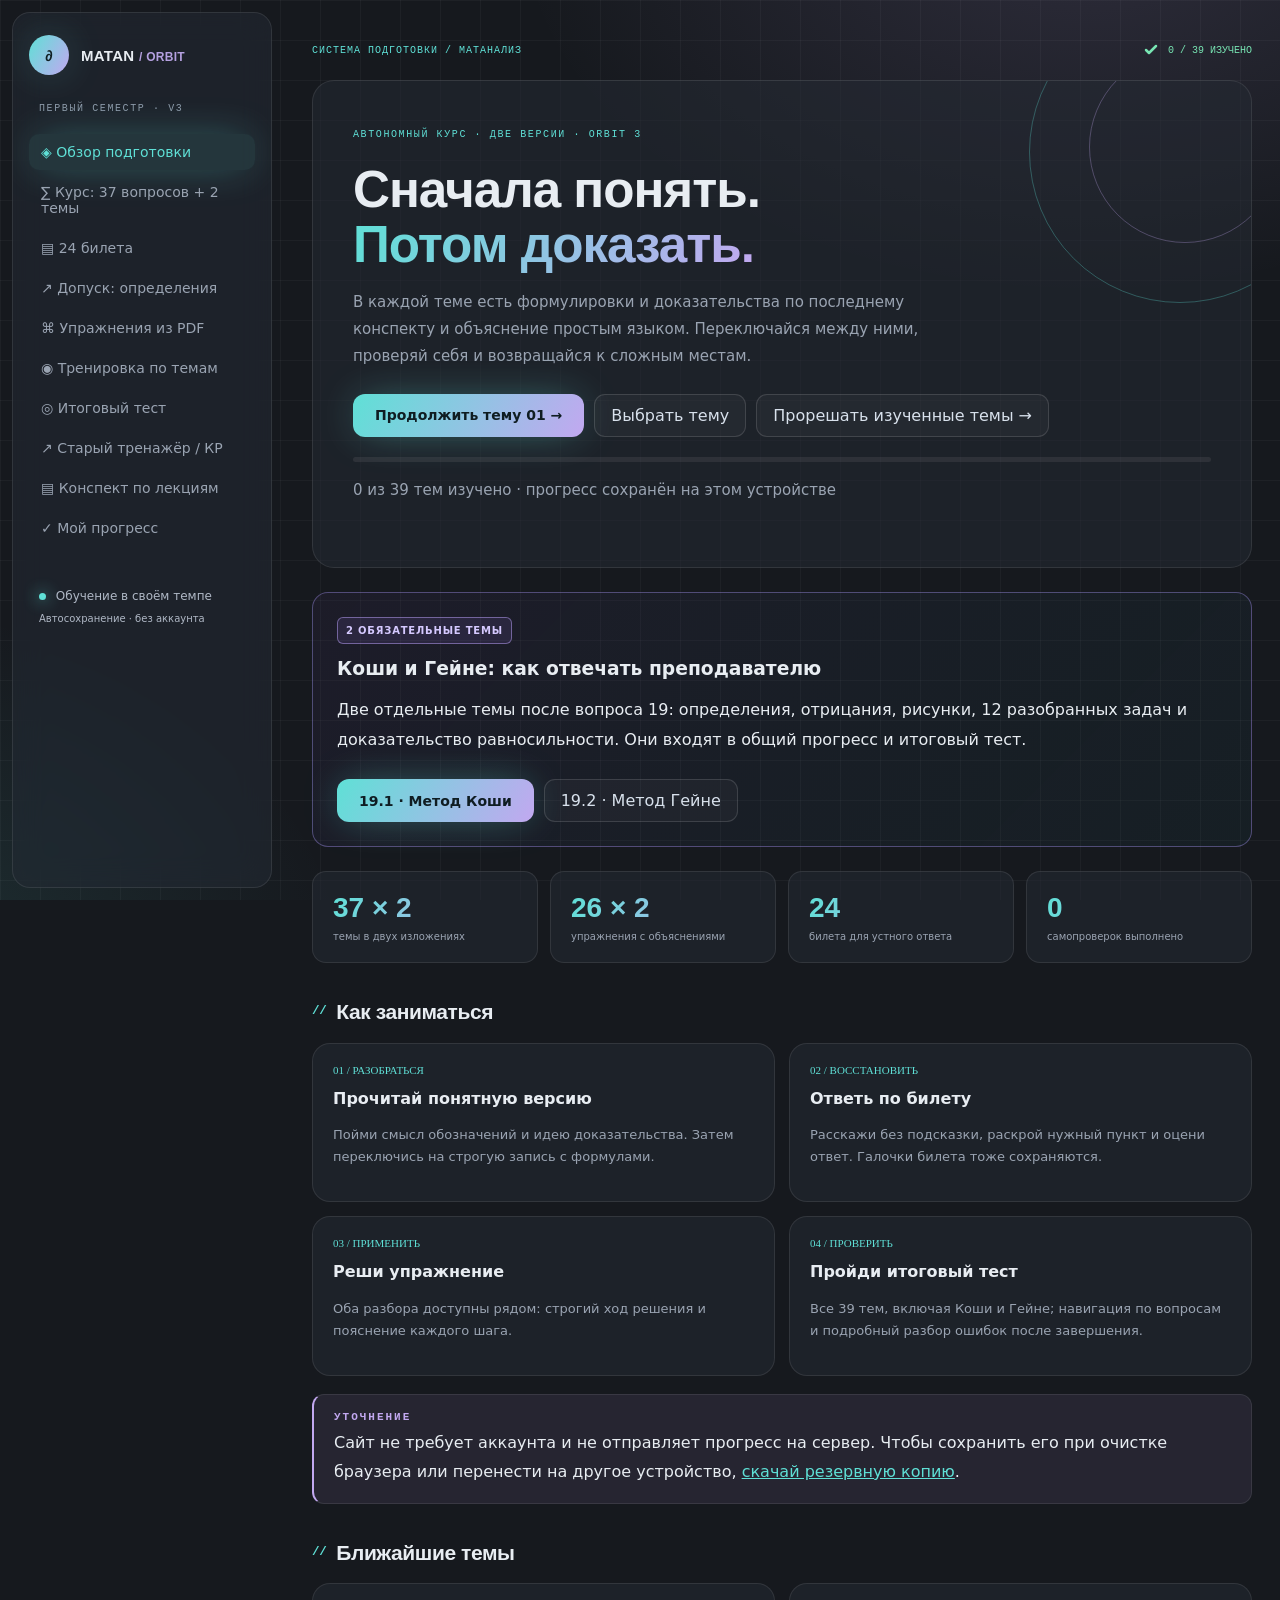
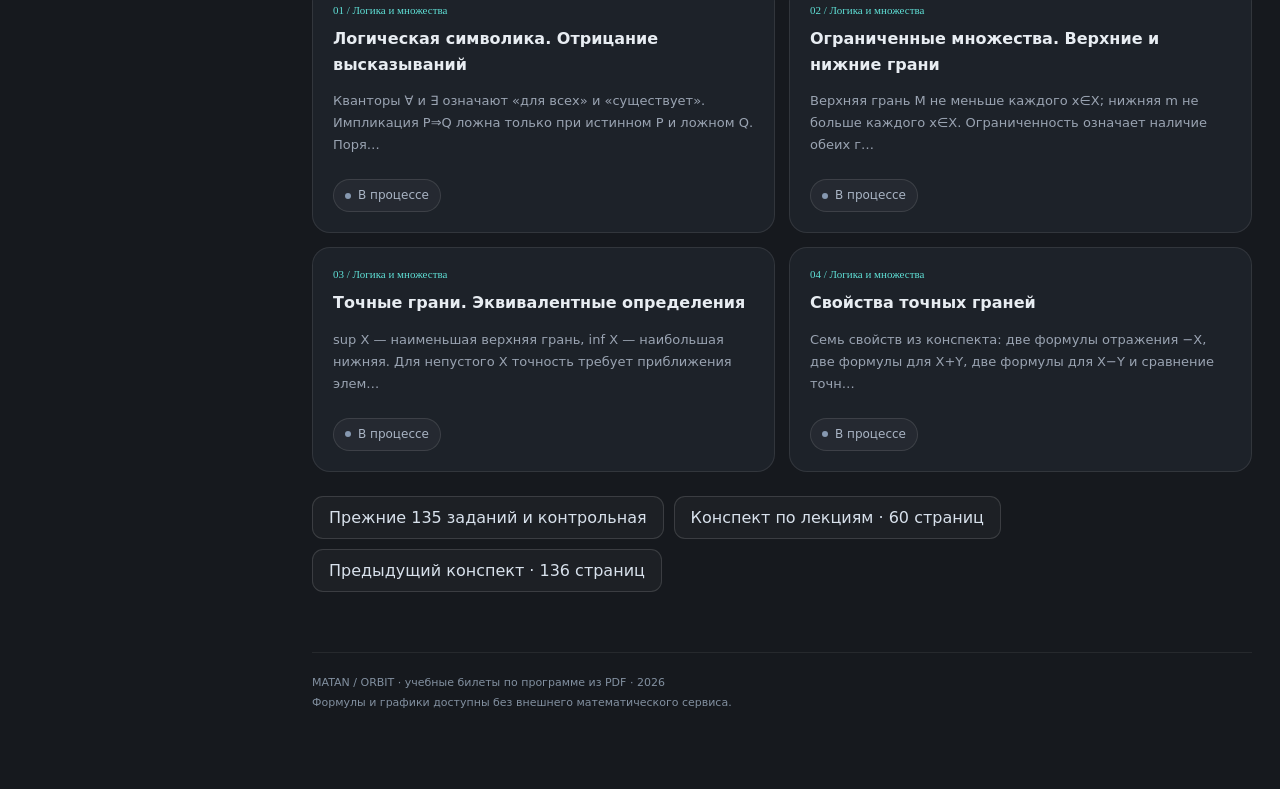
<file: index.html>
<!doctype html><html lang="ru"><head><meta charset="utf-8"><meta name="viewport" content="width=device-width,initial-scale=1"><meta name="theme-color" content="#16191e"><title>MATAN / ORBIT — коллоквиум</title><link rel="stylesheet" href="matan-theme.css?v=admission-20261103-r2"><link rel="stylesheet" href="orbit.css?v=admission-20261103-r2"><link rel="stylesheet" href="v3.css?v=admission-20261103-r2"><link rel="stylesheet" href="admission.css?v=admission-20261103-r2"><script>window.MathJax={tex:{inlineMath:[['\\(','\\)']],displayMath:[['\\[','\\]']]},svg:{fontCache:'local'},options:{enableMenu:false},startup:{typeset:false}};</script><script defer src="vendor/mathjax.js?v=admission-20261103-r2"></script><script defer src="course.js?v=admission-20261103-r2"></script><script defer src="exercises.js?v=admission-20261103-r2"></script><script defer src="dual-course.js?v=admission-20261103-r2"></script><script defer src="admission-content.js?v=admission-20261103-r2"></script><script defer src="pdf-reader.js?v=admission-20261103-r2"></script><script defer src="lecture-reader.js?v=admission-20261103-r2"></script><script defer src="lecture-audit.js?v=admission-20261103-r2"></script><script defer src="state.js?v=admission-20261103-r2"></script><script defer src="orbit.js?v=admission-20261103-r2"></script><script defer src="detailed-solutions.js?v=admission-20261103-r2"></script><script defer src="ticket-prompts.js?v=admission-20261103-r2"></script><script defer src="cauchy-heine.js?v=admission-20261103-r2"></script><script defer src="question-prompts.js?v=admission-20261103-r2"></script><script defer src="method-lessons.js?v=admission-20261103-r2"></script><script defer src="extra-practice.js?v=admission-20261103-r2"></script><script defer src="training-bank.js?v=admission-20261103-r2"></script><script defer src="training.js?v=admission-20261103-r2"></script><script defer src="topic-practice.js?v=admission-20261103-r2"></script><script defer src="sequential-exam.js?v=admission-20261103-r2"></script><script defer src="rich-math.js?v=admission-20261103-r2"></script><script defer src="answer-parser.js?v=admission-20261103-r2"></script><script defer src="written-answers.js?v=admission-20261103-r2"></script><script defer src="admission-course.js?v=admission-20261103-r2"></script><script defer src="admission-ui.js?v=admission-20261103-r2"></script><script defer src="app-v3.js?v=admission-20261103-r2"></script></head><body><a href="#main" class="skip">К содержанию</a><div class="app"><aside class="side"><a class="brand" href="#home"><span class="logo">∂</span><span>MATAN <small>/ ORBIT</small></span></a><div class="eyebrow">ПЕРВЫЙ СЕМЕСТР · V3</div><nav class="nav" aria-label="Основная навигация"><a href="#home">◈ Обзор подготовки</a><a href="#topics">∑ Курс: 37 вопросов + 2 темы</a><a href="#tickets">▤ 24 билета</a><a href="#admission/1">↗ Допуск: определения</a><a href="#exercises">⌘ Упражнения из PDF</a><a href="#training">◉ Тренировка по темам</a><a href="#test">◎ Итоговый тест</a><a href="legacy.html">↗ Старый тренажёр / КР</a><a href="#lecture/1">▤ Конспект по лекциям</a><a href="#settings">✓ Мой прогресс</a></nav><div class="side-bottom"><span class="live-dot"></span> Обучение в своём темпе<br><small>Автосохранение · без аккаунта</small></div></aside><main class="main" id="main" tabindex="-1"><div class="topline"><span>СИСТЕМА ПОДГОТОВКИ / МАТАНАЛИЗ</span><span id="globalProgress"></span></div><div id="view"></div><footer>MATAN / ORBIT · учебные билеты по программе из PDF · 2026<br>Формулы и графики доступны без внешнего математического сервиса.</footer></main></div><noscript>Для самопроверки и навигации включи JavaScript.</noscript><div id="toast" class="toast" role="status" aria-live="polite"></div><dialog id="importDialog"><h2>Восстановить прогресс?</h2><p id="importDialogText"></p><div class="actions"><button class="primary" onclick="confirmImport()">Восстановить</button><button class="secondary" onclick="document.getElementById('importDialog').close()">Отмена</button></div></dialog><dialog id="restartDialog"><h2>Начать тест заново?</h2><p>Ответы незавершённой попытки будут заменены новой попыткой. Отметки тем сохранятся.</p><div class="actions"><button class="primary" onclick="restartExamConfirmed()">Начать заново</button><button class="secondary" onclick="document.getElementById('restartDialog').close()">Продолжить текущую</button></div></dialog><dialog id="trainingReplaceDialog" oncancel="trainingCancelStart()"><h2>Начать новую тренировку?</h2><p id="trainingReplaceText"></p><div class="actions"><button class="primary" onclick="trainingConfirmStart()">Начать новую</button><button class="secondary" onclick="trainingCancelStart()">Продолжить текущую</button></div></dialog></body></html>
</file>
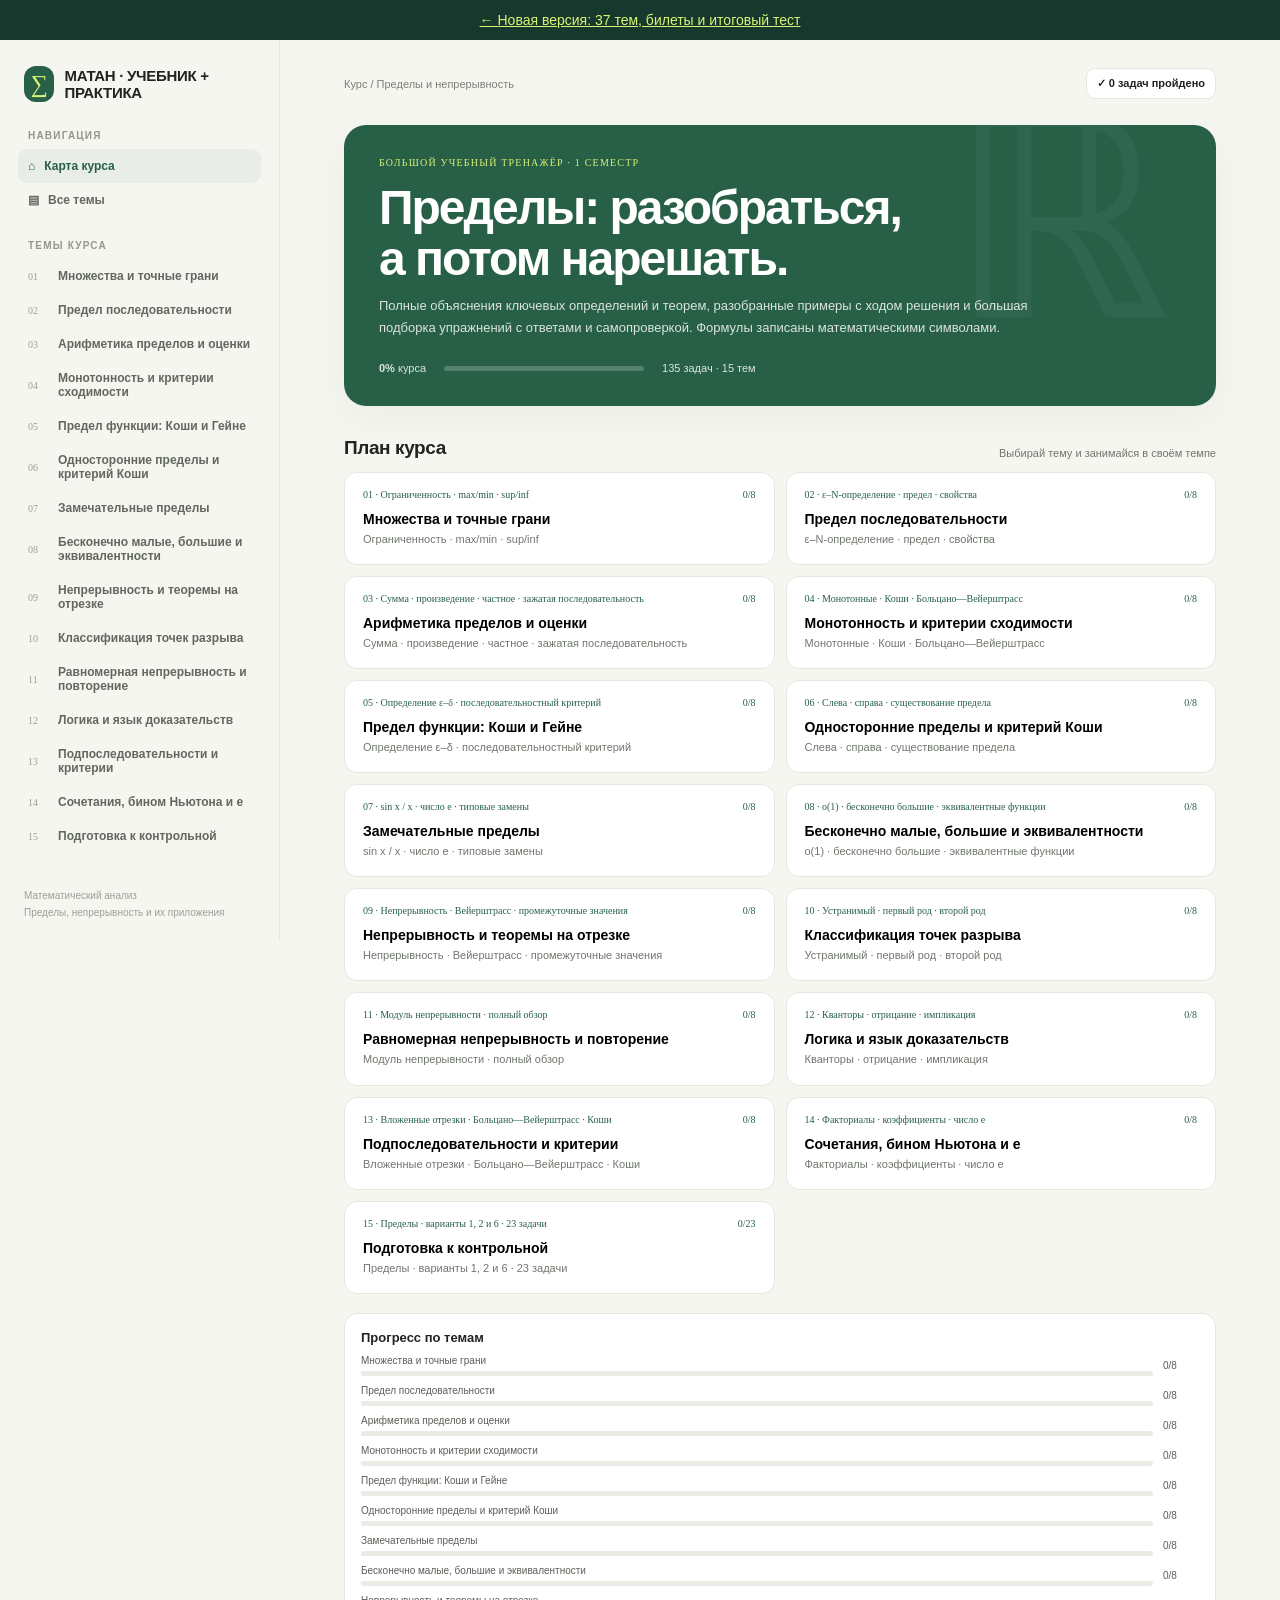
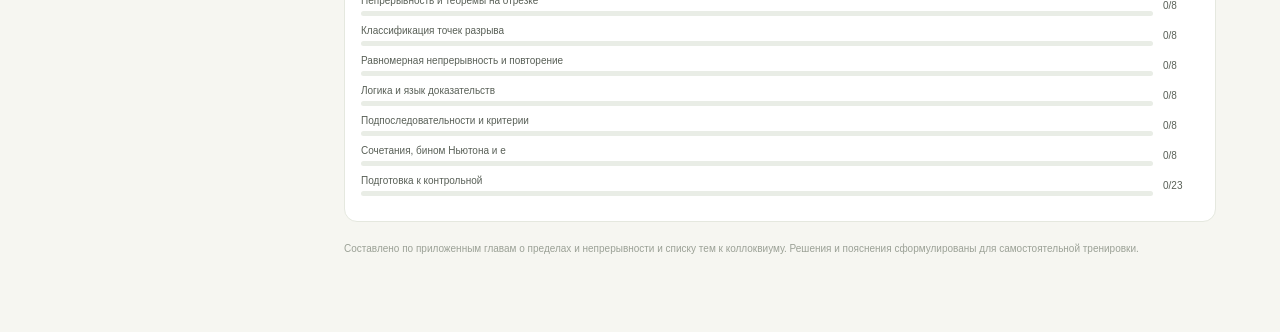
<file: legacy.html>
<!doctype html>
<html lang="ru">
<head>
<meta charset="utf-8"><meta name="viewport" content="width=device-width,initial-scale=1"><meta name="theme-color" content="#f6f6f1">
<title>Матанализ — большой тренажёр</title>
<style>

:root{--bg:#f6f6f1;--paper:#fff;--ink:#20231f;--muted:#70776e;--line:#e5e8df;--green:#275f47;--green2:#eaf2e9;--lime:#d9f377;--red:#9f4437;--shadow:0 12px 35px #20231f0b}*{box-sizing:border-box}body{margin:0;background:var(--bg);color:var(--ink);font-family:Manrope,Arial,sans-serif}button{font:inherit;cursor:pointer}.app{max-width:1480px;margin:auto;min-height:100vh;display:grid;grid-template-columns:280px 1fr}.side{position:sticky;top:0;height:100vh;overflow:auto;border-right:1px solid var(--line);padding:26px 18px}.brand{font-size:15px;font-weight:800;display:flex;align-items:center;gap:10px;margin:0 6px 28px;letter-spacing:-.3px}.logo{width:36px;height:36px;border-radius:12px;background:var(--green);color:var(--lime);display:grid;place-items:center;font:24px Georgia}.smallcap{color:#92988e;font-size:10px;font-weight:800;letter-spacing:1.2px;text-transform:uppercase;margin:23px 10px 8px}.nav{border:0;background:transparent;border-radius:9px;width:100%;display:flex;align-items:center;gap:9px;padding:10px;color:#62685f;text-align:left;font-size:12px;font-weight:700}.nav:hover,.nav.active{color:var(--green);background:#e8eee7}.nav em{font:10px 'DM Mono';color:#9ba196;font-style:normal;min-width:21px}.aside-foot{position:absolute;bottom:19px;left:24px;right:20px;color:#9ca198;font-size:10px;line-height:1.65}.main{padding:28px clamp(20px,5vw,75px) 65px;max-width:1250px;width:100%;margin:auto}.topline{display:flex;justify-content:space-between;align-items:center;margin-bottom:26px}.crumb{font-size:11px;color:#7a8077}.stat{background:#fff;border:1px solid var(--line);border-radius:9px;padding:8px 10px;font-size:11px;font-weight:750}.hero{border-radius:22px;background:var(--green);color:#fff;padding:32px 35px;position:relative;overflow:hidden;box-shadow:var(--shadow)}.hero:after{content:'ℝ';position:absolute;right:45px;top:-68px;font:280px 'STIX Two Text',Georgia;color:#ffffff0b}.overline{font:10px 'DM Mono';color:var(--lime);letter-spacing:1.2px;text-transform:uppercase}.hero h1{font-size:clamp(31px,4.3vw,48px);letter-spacing:-2px;line-height:1.07;margin:14px 0 10px;max-width:680px}.hero p{font-size:13px;line-height:1.75;color:#dbe5dc;max-width:670px;margin:0}.hero-bottom{margin-top:22px;display:flex;align-items:center;gap:18px;font-size:11px;color:#dbe5dc}.meter{width:200px;height:5px;background:#ffffff35;border-radius:9px;overflow:hidden}.meter i{display:block;height:100%;background:var(--lime);width:0;transition:.3s}.section-title{display:flex;align-items:end;justify-content:space-between;margin:31px 0 13px}.section-title h2{margin:0;font-size:19px;letter-spacing:-.4px}.section-title span{font-size:11px;color:var(--muted)}.grid{display:grid;grid-template-columns:repeat(2,minmax(0,1fr));gap:11px}.topic-card{padding:16px 18px;border-radius:13px;border:1px solid var(--line);background:white;text-align:left;transition:.16s}.topic-card:hover{transform:translateY(-2px);border-color:#aabbaa;box-shadow:var(--shadow)}.topic-card .top{display:flex;justify-content:space-between;color:var(--green);font:10px 'DM Mono'}.topic-card h3{font-size:14px;margin:11px 0 4px}.topic-card p{font-size:11px;color:var(--muted);margin:0;line-height:1.55}.book{display:none}.book.active{display:block}.back{border:0;background:transparent;color:var(--muted);font-size:11px;font-weight:800;padding:0;margin:0 0 20px}.book-head{display:flex;gap:14px;align-items:center;margin-bottom:20px}.topicicon{width:48px;height:48px;border-radius:14px;background:#e7efe6;color:var(--green);font:22px 'STIX Two Text';display:grid;place-items:center}.book-head h2{font-size:28px;letter-spacing:-1px;margin:0 0 4px}.book-head p{font-size:12px;color:var(--muted);margin:0}.tabs{display:flex;gap:7px;border-bottom:1px solid var(--line);margin-bottom:16px}.tab{border:0;background:transparent;color:var(--muted);font-size:11px;font-weight:800;padding:10px 13px;border-bottom:2px solid transparent}.tab.active{border-color:var(--green);color:var(--green)}.reading{background:#fff;border:1px solid var(--line);border-radius:14px;padding:clamp(18px,3vw,30px);box-shadow:0 3px 12px #20231f04}.reading h3{font-size:16px;margin:25px 0 8px}.reading h3:first-child{margin-top:0}.reading h4{font-size:13px;margin:18px 0 6px}.reading p,.reading li{font-size:12px;color:#4f564e;line-height:1.85}.reading ul,.reading ol{padding-left:21px}.math{font:italic 18px 'STIX Two Text',Georgia,serif;color:#15271c;text-align:center;background:#f5f6f1;border:1px solid #eceee7;border-radius:10px;padding:13px 12px;margin:13px 0;line-height:1.75;overflow:auto}.math.small{font-size:15px;text-align:left;padding:11px 14px}.step{border-left:2px solid #8aaa91;padding:8px 0 8px 13px;margin:8px 0;font-size:12px;line-height:1.7;color:#4d554c}.example{margin:16px 0;border:1px solid var(--line);border-radius:12px;padding:16px;background:#fff}.example-title{font-size:12px;font-weight:800;color:var(--green);margin-bottom:7px}.note{background:#edf4ec;color:#31523b;border-radius:9px;padding:12px 14px;font-size:11px;line-height:1.7;margin:14px 0}.warning{background:#fbf1e8;color:#795435;border-radius:9px;padding:12px 14px;font-size:11px;line-height:1.7;margin:14px 0}.task-panel{background:white;border:1px solid var(--line);border-radius:14px;padding:22px}.task-top{display:flex;justify-content:space-between;align-items:center}.task-top h3{margin:0;font-size:15px}.task-count{font:10px 'DM Mono';color:var(--muted)}.task-progress{height:4px;background:#edf0e9;border-radius:9px;margin:14px 0 18px;overflow:hidden}.task-progress i{display:block;background:#92ae97;width:0;height:100%;transition:.2s}.prompt{font-size:14px;line-height:1.7;margin:0 0 15px}.opts{display:grid;gap:8px}.opt{border:1px solid var(--line);border-radius:9px;background:#fff;text-align:left;padding:11px 13px;font-size:11px;color:#4f554e}.opt:hover{border-color:#93a994}.opt.good{background:#edf5ee;border-color:#6c9876;color:#295238}.opt.bad{background:#fff1ee;border-color:#d18c82;color:#99483f}.explain{display:none;border-radius:9px;padding:12px 14px;font-size:11px;line-height:1.75;margin-top:13px}.explain.show{display:block}.explain.ok{background:#edf5ee;color:#30573a}.explain.no{background:#fff2ef;color:#914a41}.task-bottom{display:flex;justify-content:space-between;align-items:center;margin-top:14px}.soft{border:0;background:transparent;color:#7a8077;font-size:10px}.primary{border:0;background:var(--green);color:#fff;font-size:11px;font-weight:800;padding:10px 14px;border-radius:8px}.primary:disabled{opacity:.35;cursor:default}.completion{margin-top:14px;border-radius:10px;background:#edf5ee;color:#30573a;padding:13px;font-size:12px;line-height:1.6;display:none}.completion.show{display:block}.course-progress{margin-top:19px;border:1px solid var(--line);background:#fff;border-radius:13px;padding:16px}.course-progress h3{margin:0 0 10px;font-size:13px}.prog-row{display:grid;grid-template-columns:1fr 36px;gap:10px;align-items:center;font-size:10px;color:#596057;margin:9px 0}.prog-row i{display:block;height:5px;background:#e9ede6;border-radius:9px;margin-top:5px}.prog-row i b{display:block;height:100%;background:#86a98c;border-radius:9px}.endnote{color:#9ba196;font-size:10px;margin-top:18px;line-height:1.7}
@media(max-width:820px){.app{grid-template-columns:220px 1fr}.aside-foot{position:static;margin:25px 5px}.side{padding:20px 12px}.main{padding:23px 22px 50px}}@media(max-width:620px){.app{display:block}.side{height:auto;position:relative;border:0;border-bottom:1px solid var(--line);display:flex;overflow-x:auto;align-items:center;padding:10px 12px;gap:4px}.brand{margin:0 9px 0 2px;white-space:nowrap;font-size:12px}.brand .logo{width:30px;height:30px}.smallcap,.aside-foot{display:none}.nav{width:auto;white-space:nowrap;font-size:10px;padding:8px}.nav em{display:none}.main{padding:18px 13px 40px}.hero{padding:23px}.hero:after{font-size:180px;right:-5px;top:-40px}.hero-bottom{flex-wrap:wrap}.meter{width:150px}.grid{grid-template-columns:1fr}.book-head h2{font-size:23px}.reading,.task-panel{padding:17px}.math{font-size:16px}.topline{margin-bottom:19px}}
.legacy-candidate{border:1px solid #66d8ce;border-radius:16px;padding:20px;margin:12px 0;font-size:1.15rem}.legacy-candidate small{display:block;opacity:.7;font-size:.8rem}.legacy-verdicts{display:flex;gap:12px;flex-wrap:wrap;margin:12px 0}.legacy-verdicts button:disabled{opacity:.45;cursor:default}.solution-step-role{display:block;padding:7px 10px;margin:6px 0;background:#263c43;color:#9ae4d8;border-radius:7px}</style><style>.hidden{display:none!important}.solution{border:1px solid #dfe8dd;background:#fbfcf9;border-radius:10px;margin-top:12px}.solution summary{cursor:pointer;list-style:none;padding:12px 14px;font-size:11px;font-weight:800;color:#315a3d}.solution summary::-webkit-details-marker{display:none}.solution summary:before{content:'＋';margin-right:8px;color:#66876b}.solution[open] summary:before{content:'−'}.solution-body{padding:0 14px 14px;font-size:11px;line-height:1.8;color:#4f584e}.solution-body ol{padding-left:20px;margin:2px 0}.solution-body li{padding:3px 0}.solution-answer{background:#eff5ed;border-radius:7px;padding:9px 11px;margin-top:8px;color:#2c5438}.math-frac{display:inline-flex;vertical-align:-.42em;flex-direction:column;text-align:center;line-height:1;white-space:nowrap;font-size:.88em;margin:0 .12em}.math-frac>span:first-child{padding:0 .14em .08em;border-bottom:1px solid currentColor}.math-frac>span:last-child{padding:.08em .14em 0}.math .math-frac{font-size:.94em}</style><style>.hint-disclosure{margin:18px 0;border:1px solid #7fe4dd66;border-radius:12px;padding:14px}.hint-disclosure summary{cursor:pointer;color:#a4ede5;font-weight:700}.hint-disclosure p{line-height:1.9}.hint-open{display:none}.hint-disclosure[open] .hint-open{display:inline}.hint-disclosure[open] .hint-closed{display:none}.retry-number{margin:12px 0}.retry-number[hidden]{display:none!important}.opts button:disabled{cursor:default;opacity:.75}.opts button.good:disabled,.opts button.bad:disabled{opacity:1}.solution-work li{line-height:1.9;margin:16px 0}</style><script>window.MathJax={tex:{inlineMath:[["\\(","\\)"]],displayMath:[["\\[","\\]"]]},svg:{fontCache:"local"},options:{enableMenu:false},startup:{typeset:false}};</script><script defer src="vendor/mathjax.js"></script><script defer src="course.js"></script><script defer src="rich-math.js"></script><script defer src="question-prompts.js?v=full-prompts-20261103"></script></head>
<body><div style="background:#17382c;color:#fff;padding:12px;text-align:center;font:14px Arial"><a href="index.html" style="color:#d9f377">← Новая версия: 37 тем, билеты и итоговый тест</a></div><div class="app"><aside class="side"><div class="brand"><span class="logo">∑</span>МАТАН · УЧЕБНИК + ПРАКТИКА</div><div class="smallcap">Навигация</div><button class="nav active" onclick="home()">⌂ <span>Карта курса</span></button><button class="nav" onclick="scrollToTopics()">▤ <span>Все темы</span></button><div class="smallcap">Темы курса</div><div id="side"></div><div class="aside-foot">Математический анализ<br>Пределы, непрерывность и их приложения</div></aside>
<main class="main"><div class="topline"><div class="crumb" id="crumb">Курс / Пределы и непрерывность</div><div class="stat">✓ <span id="totalDone">0</span> задач пройдено</div></div>
<section id="homeview"><header class="hero"><div class="overline">Большой учебный тренажёр · 1 семестр</div><h1>Пределы: разобраться,<br>а потом нарешать.</h1><p>Полные объяснения ключевых определений и теорем, разобранные примеры с ходом решения и большая подборка упражнений с ответами и самопроверкой. Формулы записаны математическими символами.</p><div class="hero-bottom"><span><b id="percent">0%</b> курса</span><div class="meter"><i id="meter"></i></div><span id="totaltasks">80 задач · 10 тем</span></div></header><div class="section-title" id="topics"><h2>План курса</h2><span>Выбирай тему и занимайся в своём темпе</span></div><div class="grid" id="cards"></div><div class="course-progress"><h3>Прогресс по темам</h3><div id="progressRows"></div></div><p class="endnote">Составлено по приложенным главам о пределах и непрерывности и списку тем к коллоквиуму. Решения и пояснения сформулированы для самостоятельной тренировки.</p></section>
<section id="book" class="book"><button class="back" onclick="home()">← К карте курса</button><div class="book-head"><div class="topicicon" id="icon">∑</div><div><h2 id="title"></h2><p id="subtitle"></p></div></div><div class="tabs"><button class="tab active" id="theoryTab" onclick="setTab('theory')">Разбор темы</button><button class="tab" id="practiceTab" onclick="setTab('practice')">Задачи и проверка</button></div><div id="theory"></div><div id="practice" class="hidden"><div class="task-panel"><div class="task-top"><h3>Реши самостоятельно</h3><span class="task-count" id="taskcount"></span></div><div class="task-progress"><i id="taskmeter"></i></div><div class="prompt" id="prompt"></div><div class="opts" id="opts"></div><div class="explain" id="explain"></div><button class="soft retry-number" id="retryNumber" onclick="retryNumber()" hidden>↻ Перерешать этот номер</button><details class="hint-disclosure" id="legacyHint"><summary><span class="hint-closed">Показать подсказку</span><span class="hint-open">Свернуть подсказку</span></summary><p id="legacyHintBody"></p></details><details class="solution" id="solution"><summary>Показать пошаговый разбор этой задачи</summary><div class="solution-body" id="solutionBody"></div></details><div class="completion" id="completion"></div><div class="task-bottom"><button class="soft" onclick="restartTopic()">↺ Начать тему заново</button><button class="primary" id="next" onclick="advance()" disabled>Следующая задача →</button></div></div><div class="note">Сначала попробуй решить на бумаге. Оцени три ответа по очереди кнопками «Правильно» и «Нет». Подсказку и разбор можно раскрыть отдельно. Всего в этой теме <b id="countlabel"></b> задач.</div></div><p class="endnote">Прогресс сохраняется локально в браузере и не передаётся на сервер.</p></section></main></div>
<script>
const topics=[
{id:'sets',icon:'sup',name:'Множества и точные грани',short:'Ограниченность · max/min · sup/inf',theory:`<div class="reading"><h3>1. Ограниченность множества</h3><p>Пусть X ⊂ ℝ. Число A называется <b>верхней гранью</b> X, если каждый элемент множества не превосходит A. Число B — <b>нижняя грань</b>, если B не превосходит ни одного элемента X.</p><div class="math">∀x∈X: x≤A &nbsp; (A — верхняя грань); &nbsp;&nbsp; ∀x∈X: B≤x &nbsp; (B — нижняя грань).</div><p>Множество ограничено сверху и снизу, если у него есть обе такие грани. Эквивалентно: существует C&gt;0, для которого |x|≤C при всех x∈X.</p><h3>2. Максимум — элемент, супремум — точная грань</h3><p>Наибольший элемент max X должен сам принадлежать X. <b>Супремум</b> sup X — наименьшая из верхних граней; он может не входить в X. Нижняя пара понятий — min X и inf X.</p><div class="math">max X∈X; &nbsp; x≤max X для всех x∈X.<br>sup X = min{A∈ℝ : ∀x∈X, x≤A}.</div><p>Проверка M=sup X состоит из двух частей: (i) x≤M для всех x∈X; (ii) для любого ε&gt;0 найдётся x∈X такое, что M−ε&lt;x. Вторая часть означает, что меньшая граница уже не сработает.</p><div class="example"><div class="example-title">Разобранный пример 1 · открытый интервал</div><div class="math small">X=(2,5). &nbsp; sup X=5, inf X=2.<br>max X и min X не существуют.</div><div class="step"><b>Шаг 1.</b> Любой x∈(2,5) удовлетворяет x&lt;5 и x&gt;2, поэтому 5 — верхняя, а 2 — нижняя грань.</div><div class="step"><b>Шаг 2.</b> Для ε&gt;0 можно взять x=5−min(ε/2,1), и тогда x∈X и 5−ε&lt;x. Значит, 5 — наименьшая верхняя грань. Аналогично для 2.</div><div class="step"><b>Шаг 3.</b> Концы не принадлежат X, поэтому максимум и минимум отсутствуют.</div></div><div class="example"><div class="example-title">Разобранный пример 2 · супремум не всегда достигается</div><div class="math small">X={1−1/n : n∈ℕ, n≥1}. &nbsp; sup X=1; min X=0; максимума нет.</div><div class="step">При n=1 получаем 0. Для всех n величина 1−1/n&lt;1, так что 1 — верхняя грань, но не максимум. При любом ε&gt;0 выберем n&gt;1/ε: тогда 1−ε&lt;1−1/n&lt;1. Следовательно, sup X=1.</div></div><h3>3. Теорема о существовании супремума</h3><p>Аксиома полноты ℝ: всякое непустое множество вещественных чисел, ограниченное сверху, имеет точную верхнюю грань. Для inf X применяется та же теорема к −X: inf X=−sup(−X).</p><div class="note">Типичная ловушка: из того, что M — верхняя грань, ещё не следует M=sup X. Нужно доказать, что M — наименьшая такая граница (или показать элементы сколь угодно близко к M снизу).</div><h3>4. Как действовать в задачах</h3><ol><li>Определи область значений и проверь, включены ли концы.</li><li>Найди кандидаты на max/min или sup/inf.</li><li>Для максимума покажи и верхнюю оценку, и достижение равенства.</li><li>Для супремума покажи верхнюю оценку и приближение элементов множества к ней.</li></ol></div>`,examples:'',qs:[
['Для X=(−3,4] выбери точные грани и экстремумы.',['sup X=4, max X=4; inf X=−3, минимума нет','sup X=4, максимума нет; inf X=−3, min X=−3','max X=4 и min X=−3'],0,'Число 4 входит в X, поэтому это максимум и супремум. Число −3 не входит, значит это инфимум, но минимума нет.'],
['Найди sup и max множества X={2−1/n : n∈ℕ, n≥1}.',['sup X=2, max X=1','sup X=2, максимума нет','sup X=1, max X=1'],1,'При n=1 значение равно 1; дальнейшие члены возрастают к 2, но ни один не равен 2.'],
['Для X={x∈ℝ : x²<9} верно:',['max X=3','sup X=3, max X не существует','sup X=9'],1,'Это открытый интервал (−3,3). Число 3 — наименьшая верхняя грань, но не принадлежит множеству.'],
['Множество [1,+∞) является…',['ограниченным сверху и снизу','ограниченным снизу, неограниченным сверху','ограниченным сверху, неограниченным снизу'],1,'1 — нижняя грань и минимум; сверху множество не ограничено.'],
['Пусть X=(0,1). Какое утверждение доказывает sup X=1?',['1∈X','x≤1 для всех x∈X, и для каждого ε>0 есть x∈X с 1−ε<x','каждый x∈X строго меньше 1'],1,'Нужно совместить свойство верхней грани с произвольным приближением снизу.'],
['Найди inf X для X={1/n : n∈ℕ}.',['0, и минимума нет','1, это минимум','−1'],0,'Все элементы положительны, значит 0 — нижняя грань. Члены стремятся к 0, но 0 не входит в X.'],
['Для X={−2,0,5} выбери верное.',['sup X=5 и max X=5','sup X=5, max не существует','sup X=0'],0,'Конечное множество содержит наибольший элемент 5; он одновременно max и sup.'],
['Если A — верхняя грань X, то…',['любое A′>A тоже верхняя грань','любое A′<A верхняя грань','A обязательно принадлежит X'],0,'Увеличение верхней грани сохраняет оценку x≤A′.']
]},
{id:'seq',icon:'xₙ',name:'Предел последовательности',short:'ε–N-определение · предел · свойства',theory:`<div class="reading"><h3>1. Определение предела</h3><p>Число a является пределом {xₙ}, если члены последовательности, начиная с некоторого номера, попадают в любую заранее выбранную окрестность точки a. Первые несколько членов можно отбросить — на сходимость они не влияют.</p><div class="math">∀ε&gt;0 ∃N∈ℕ ∀n&gt;N: |xₙ−a|&lt;ε.<br>Обозначение: lim<sub>n→∞</sub>xₙ=a.</div><p>Предельная точка последовательности в конспекте определяется через бесконечно много членов в любой окрестности: для любых ε&gt;0 и n₀ найдётся n&gt;n₀ с |xₙ−a|&lt;ε. Предел — более сильное требование: все достаточно поздние члены должны быть близки к a.</p><h3>2. Как подобрать N</h3><p>В доказательстве обычно нужно решить неравенство |xₙ−a|&lt;ε относительно n. Полученная оценка даёт достаточный N(ε), чаще всего берут целое число больше правой части.</p><div class="example"><div class="example-title">Разобранный пример 1 · доказать 1/n→0</div><div class="math small">Нужно: |1/n−0|=1/n&lt;ε.<br>Это верно при n&gt;1/ε. Выберем N=[1/ε]+1.</div><div class="step">При n&gt;N имеем n&gt;1/ε, значит 1/n&lt;ε. По определению lim 1/n=0.</div></div><div class="example"><div class="example-title">Разобранный пример 2 · доказать 1/(n+2)→0</div><div class="step">Пусть ε&gt;0. Выберем N&gt;1/ε. Если n&gt;N, то n+2&gt;n&gt;N&gt;1/ε, поэтому 0&lt;1/(n+2)&lt;ε. Предел равен 0.</div></div><h3>3. Единственность и ограниченность</h3><p>У сходящейся последовательности предел единственен: если бы были разные пределы a≠b, можно взять ε меньше половины расстояния |a−b|; достаточно поздний член должен был бы одновременно лежать в непересекающихся окрестностях.</p><p>Всякая сходящаяся последовательность ограничена. Поздние члены близки к пределу, а оставшихся ранних членов конечное число; вместе они образуют ограниченное множество.</p><h3>4. Частые отрицательные примеры</h3><div class="math">xₙ=(−1)ⁿ: предел не существует; предельные точки −1 и 1.<br>xₙ=n: xₙ→+∞, но конечного предела нет.</div><div class="note">Не путай «бесконечно много членов попадает в окрестность» (предельная точка) и «все члены после номера N попадают в окрестность» (предел последовательности).</div></div>`,qs:[
['Что значит lim xₙ=a?',['∀ε>0 ∃N: при всех n>N выполняется |xₙ−a|<ε','∃ε>0 ∀n: |xₙ−a|<ε','xₙ=a для всех n'],0,'Это точная запись ε–N-определения сходимости.'],
['Найди limₙ→∞ (3n+1)/(n+2).',['0','1','3'],2,'Делим числитель и знаменатель на n: (3+1/n)/(1+2/n)→3.'],
['Какой N достаточно выбрать в доказательстве 1/n→0 для ε=0,01?',['N=10','N=100','N=1'],1,'Нужно n>1/ε=100. Возьмём N=100: при n>N имеем 1/n<0,01.'],
['Последовательность (−1)ⁿ…',['сходится к 0','сходится к 1','не имеет предела; имеет две предельные точки'],2,'Чётная подпоследовательность равна 1, нечётная −1; пределы различны.'],
['Если xₙ→a, то последовательность…',['обязательно ограничена','обязательно монотонна','обязательно положительна'],0,'Сходимость гарантирует ограниченность, но не монотонность и не положительность.'],
['Последовательность 5+1/n имеет предел…',['0','1','5'],2,'5+1/n→5+0=5.'],
['У какой последовательности предел 0?',['n/(n+1)','1/√n','(−1)ⁿ'],1,'1/√n стремится к нулю. Первое отношение стремится к 1, третья последовательность колеблется.'],
['Если у последовательности есть два разных предела a≠b, то…',['это возможно','это невозможно: предел единственен','оба предела равны 0'],1,'Предел сходящейся последовательности единственен.']
]},
{id:'seqops',icon:'lim',name:'Арифметика пределов и оценки',short:'Сумма · произведение · частное · зажатая последовательность',theory:`<div class="reading"><h3>1. Правила действий с пределами</h3><p>Если xₙ→a и yₙ→b, пределы можно складывать, умножать и (при ненулевом пределе знаменателя) делить.</p><div class="math">lim(xₙ±yₙ)=a±b; &nbsp; lim(kxₙ)=ka;<br>lim(xₙyₙ)=ab; &nbsp; lim(xₙ/yₙ)=a/b, если b≠0.</div><p>Полиномы непрерывны: для последовательности xₙ→a имеем P(xₙ)→P(a). Для дробно-рационального выражения подстановка допустима, если знаменатель в пределе не обращается в 0.</p><h3>2. Переход к пределу в неравенствах</h3><p>Если xₙ≤yₙ при всех достаточно больших n и xₙ→a, yₙ→b, то a≤b. Из строгого неравенства членов не всегда следует строгое неравенство пределов: 1−1/n&lt;1, но оба предела равны 1.</p><h3>3. Теорема о зажатой последовательности</h3><div class="math">xₙ≤zₙ≤yₙ, &nbsp; xₙ→a, &nbsp; yₙ→a<br>⇒ zₙ→a.</div><div class="example"><div class="example-title">Разобранный пример 1 · дробь одного порядка</div><div class="math small">lim<sub>n→∞</sub>(5n²−n+2)/(2n²+3)=5/2.</div><div class="step">Разделим числитель и знаменатель на n². Получаем (5−1/n+2/n²)/(2+3/n²). Все члены с 1/n стремятся к 0, знаменатель стремится к 2≠0. Ответ 5/2.</div></div><div class="example"><div class="example-title">Разобранный пример 2 · зажатая дробь</div><div class="math small">−1/n ≤ sin n/n ≤ 1/n, &nbsp; потому что |sin n|≤1.</div><div class="step">Обе границы стремятся к 0, поэтому по теореме о зажатой последовательности sin(n)/n→0.</div></div><h3>4. Вычисление предела многочлена</h3><div class="math">lim<sub>n→∞</sub>((2n+1)²/n²)=lim(4+4/n+1/n²)=4.</div><div class="warning">Нельзя «сократить n» в сумме как отдельный множитель. Сначала выдели ведущую степень или примени правила пределов к слагаемым.</div></div>`,qs:[
['Если xₙ→2 и yₙ→−5, чему равен lim(xₙ+yₙ)?',['−3','7','−10'],0,'Правило суммы: 2+(−5)=−3.'],
['Вычисли lim (4n²+3)/(2n²−n).',['2','4','0'],0,'Делим числитель и знаменатель на n²: (4+3/n²)/(2−1/n)→4/2=2.'],
['Если xₙ→3, то lim (xₙ²−1)=…',['2','8','9'],1,'По непрерывности многочлена: 3²−1=8.'],
['Вычисли lim (n+1)/(3n−2).',['3','1/3','0'],1,'Делим на n: (1+1/n)/(3−2/n)→1/3.'],
['Если xₙ≤zₙ≤yₙ и обе границы стремятся к 4, то…',['zₙ→4','zₙ→0','о zₙ ничего нельзя сказать'],0,'Это теорема о зажатой последовательности.'],
['Если aₙ<bₙ для всех n и aₙ→2, bₙ→2, то…',['2<2 в пределе','пределы равны 2','предел bₙ не существует'],1,'Строгое неравенство может стать нестрогим при переходе к пределу.'],
['lim (1/n + 1/n²)=…',['1','0','не существует'],1,'Каждое слагаемое стремится к 0; предел суммы 0.'],
['Когда правило частного гарантированно применимо?',['Предел знаменателя равен 0','Предел знаменателя отличен от 0','Числитель и знаменатель неограничены'],1,'Нужно, чтобы предельный знаменатель b был ненулевым.']
]},
{id:'monotone',icon:'↗',name:'Монотонность и критерии сходимости',short:'Монотонные · Коши · Больцано—Вейерштрасс',theory:`<div class="reading"><h3>1. Монотонность</h3><p>{xₙ} называется неубывающей, если xₙ₊₁≥xₙ для всех n; невозрастающей — если xₙ₊₁≤xₙ. Строгие знаки дают возрастающую/убывающую последовательность. В любом случае она монотонна.</p><div class="math">Неубывающая + ограниченная сверху ⇒ сходится к sup{xₙ}.<br>Невозрастающая + ограниченная снизу ⇒ сходится к inf{xₙ}.</div><p>Ограниченность нужна именно с нужной стороны. Например, n возрастает, но не ограничена сверху и стремится к +∞; 1/n убывает и ограничена снизу нулём.</p><div class="example"><div class="example-title">Разобранный пример · xₙ=1−1/n</div><div class="step">Разность xₙ₊₁−xₙ=1/n−1/(n+1)=1/[n(n+1)]&gt;0, значит последовательность возрастает. Кроме того, xₙ&lt;1, значит ограничена сверху. Теорема гарантирует сходимость, а найденная точная верхняя грань даёт предел 1.</div></div><h3>2. Критерий Коши</h3><p>Последовательность сходится в ℝ тогда и только тогда, когда её члены становятся сколь угодно близкими друг к другу, независимо от того, знаем ли мы будущий предел.</p><div class="math">∀ε&gt;0 ∃N ∀m,n&gt;N: |xₙ−xₘ|&lt;ε.</div><h3>3. Теорема Больцано—Вейерштрасса</h3><p>Из всякой ограниченной последовательности вещественных чисел можно выделить сходящуюся подпоследовательность. Это не значит, что сама последовательность обязана сходиться: { (−1)ⁿ } ограничена, а её чётная и нечётная подпоследовательности сходятся к разным числам.</p><h3>4. Как исследовать рекуррентную последовательность</h3><ol><li>Докажи, что члены остаются в нужном промежутке (индукция).</li><li>Сравни xₙ₊₁ и xₙ для монотонности.</li><li>Примени теорему о монотонной ограниченной последовательности.</li><li>Если предел L существует, перейди к пределу в рекуррентной формуле и реши уравнение.</li><li>Проверь, что выбранный корень совместим с доказанным диапазоном членов.</li></ol><div class="warning">Подстановка «L=…» сама по себе не доказывает существование предела. Сначала нужна монотонность и ограниченность или другой критерий сходимости.</div></div>`,qs:[
['Какая теорема гарантирует сходимость?',['Неубывающая и ограниченная сверху','Любая возрастающая','Ограниченная снизу и неубывающая'],0,'Нужны оба условия: монотонный рост и верхняя ограниченность.'],
['Последовательность xₙ=−n…',['убывает и ограничена снизу','убывает, не ограничена снизу','возрастает'],1,'Члены становятся всё меньше, поэтому снизу не ограничены.'],
['Критерий Коши сравнивает…',['члены с предполагаемым пределом','два произвольных достаточно поздних члена','первый и последний член'],1,'В |xₙ−xₘ| оба индекса должны быть достаточно большими.'],
['Что утверждает теорема Больцано—Вейерштрасса?',['Любая ограниченная последовательность сходится','Из ограниченной можно выделить сходящуюся подпоследовательность','Любая последовательность монотонна'],1,'Исходная последовательность может не сходиться, но подпоследовательность есть.'],
['xₙ=1−1/n при n≥1…',['убывает к 0','возрастает к 1','возрастает к 0'],1,'Разность xₙ₊₁−xₙ=1/[n(n+1)]>0, сверху ограничена числом 1.'],
['Если последовательность неубывает и sup её членов равен 6, то предел…',['0','6','не существует'],1,'По теореме о монотонной ограниченной последовательности предел равен супремуму.'],
['Может ли ограниченная последовательность не иметь предела?',['нет','да, например (−1)ⁿ','нет, если она содержит 0'],1,'Ограниченность даёт сходящуюся подпоследовательность, не обязательно сходимость исходной.'],
['Что обязательно нужно сделать до подстановки предела в рекуррентное равенство?',['доказать существование предела','предположить предел равен 0','проверить только первый член'],0,'Без доказанной сходимости переход к пределу в рекуррентном равенстве необоснован.']
]},
{id:'functionlim',icon:'f(x)',name:'Предел функции: Коши и Гейне',short:'Определение ε–δ · последовательностный критерий',theory:`<div class="reading"><h3>1. Определение Коши</h3><p>Число A — предел f(x) при x→x₀, если значения функции можно сделать ближе к A, заставив x отличаться от x₀ достаточно мало, но не полагая x=x₀.</p><div class="math">∀ε&gt;0 ∃δ&gt;0 ∀x:<br>0&lt;|x−x₀|&lt;δ ⇒ |f(x)−A|&lt;ε.<br>Обозначение: lim<sub>x→x₀</sub>f(x)=A.</div><p>Условие 0&lt;|x−x₀| означает проколотую окрестность. Поэтому значение f(x₀) может быть любым или функция может быть не определена в x₀ — это не меняет предел.</p><h3>2. Определение Гейне</h3><p>Предел равен A тогда и только тогда, когда для любой последовательности {xₙ}, сходящейся к x₀ и не равной x₀, последовательность {f(xₙ)} сходится к A.</p><div class="math">xₙ→x₀, xₙ≠x₀ ⇒ f(xₙ)→A.</div><p>Чтобы доказать отсутствие предела, достаточно найти две последовательности xₙ→x₀, для которых значения f(xₙ) имеют разные пределы.</p><div class="example"><div class="example-title">Разобранный пример 1 · предел не зависит от значения в точке</div><div class="math small">f(x)=(x²−1)/(x−1), x≠1. Найти lim<sub>x→1</sub>f(x).</div><div class="step">При x≠1 раскладываем: x²−1=(x−1)(x+1), затем сокращаем x−1. Получаем f(x)=x+1 в проколотой окрестности. Предел равен 2 — независимо от f(1).</div></div><div class="example"><div class="example-title">Разобранный пример 2 · контрпример по Гейне</div><div class="math small">f(x)=x/|x| при x≠0.</div><div class="step">Возьмём xₙ=1/n→0: f(xₙ)=1. Возьмём yₙ=−1/n→0: f(yₙ)=−1. Разные предельные значения — значит, двустороннего предела в 0 нет.</div></div><h3>3. Эпсилон—дельта: как выбирать δ</h3><p>Начни с выражения |f(x)−A| и оцени его через |x−x₀|. Если появилось лишнее множительное выражение (например, |x+x₀|), сначала ограничь x близостью к x₀, а затем выбери δ.</p><div class="example"><div class="example-title">Эскиз доказательства lim x²=4 при x→2</div><div class="math small">|x²−4|=|x−2||x+2|.</div><div class="step">Сначала потребуем |x−2|&lt;1, тогда 1&lt;x&lt;3 и |x+2|&lt;5. Для заданного ε достаточно взять δ=min(1, ε/5). Тогда 0&lt;|x−2|&lt;δ влечёт |x²−4|&lt;5δ≤ε.</div></div><h3>4. Арифметика пределов функций</h3><p>Для функций действуют правила суммы, произведения и частного, аналогичные правилам для последовательностей. Также верен критерий Коши: конечный предел существует тогда и только тогда, когда значения f(x₁) и f(x₂) близки между собой для всех x₁,x₂, достаточно близких к x₀.</p><div class="math">∀ε&gt;0 ∃δ&gt;0: 0&lt;|x₁−x₀|,|x₂−x₀|&lt;δ<br>⇒ |f(x₁)−f(x₂)|&lt;ε.</div></div>`,qs:[
['В определении предела f при x→x₀ почему исключено x=x₀?',['значение функции в самой точке не влияет на предел','функция обязана быть отрицательной','предел считается только для целых x'],0,'Предел описывает поведение функции в проколотой окрестности точки.'],
['limₓ→2 (x²−4)/(x−2) равен…',['0','2','4'],2,'При x≠2 сокращаем x−2 и получаем x+2; предел равен 4.'],
['Для доказательства lim x²=9 при x→3 начинаем с…',['|x²−9|=|x−3||x+3|','x²−9=0 для всех x','δ=ε всегда'],0,'Разложение разности квадратов позволяет связать отклонение функции с |x−3|.'],
['Как показать, что предела нет, используя Гейне?',['Найти две последовательности xₙ→x₀ с разными пределами f(xₙ)','Проверить только значение f(x₀)','Показать, что f ограничена'],0,'Один общий предел должен получаться для любой последовательности.'],
['У f(x)=7 при x≠0 и f(0)=−100 предел при x→0 равен…',['−100','7','не существует'],1,'Значение в точке не влияет на предел.'],
['limₓ→1 (3x+2) равен…',['3','5','2'],1,'Линейная функция непрерывна: подставляем x=1 и получаем 5.'],
['У f(x)=sin(1/x) при x→0 предел…',['0','1','не существует'],2,'Можно выбрать последовательности, по которым 1/xₙ принимает значения, дающие sin=1 и sin=−1.'],
['Если lim f(x)=2 и lim g(x)=−1, то lim(fg)=…',['1','−2','2'],1,'Предел произведения равен произведению пределов: 2·(−1)=−2.']
]},
{id:'onesided',icon:'↗↙',name:'Односторонние пределы и критерий Коши',short:'Слева · справа · существование предела',theory:`<div class="reading"><h3>1. Односторонние пределы</h3><p>При x→x₀− аргумент приближается к x₀ слева; при x→x₀+ — справа. Двусторонний предел существует и равен A тогда и только тогда, когда оба односторонних предела существуют и равны A.</p><div class="math">lim<sub>x→x₀</sub>f(x)=A ⇔ lim<sub>x→x₀−</sub>f(x)=lim<sub>x→x₀+</sub>f(x)=A.</div><div class="example"><div class="example-title">Разобранный пример · модуль на знак</div><div class="math small">f(x)=|x|/x. &nbsp; lim<sub>x→0−</sub>f(x)=−1;<br>lim<sub>x→0+</sub>f(x)=1.</div><div class="step">При x&lt;0 имеем |x|=−x, значит частное −1. При x&gt;0, |x|=x, частное 1. Пределы различны — двустороннего предела нет.</div></div><h3>2. Критерий Коши существования предела функции</h3><p>Не нужно заранее знать предполагаемое значение предела. Достаточно проверить, что любые два значения функции становятся близкими, когда оба аргумента подступают к x₀.</p><div class="math">∀ε&gt;0 ∃δ&gt;0 ∀x₁,x₂:<br>0&lt;|x₁−x₀|&lt;δ, 0&lt;|x₂−x₀|&lt;δ<br>⇒ |f(x₁)−f(x₂)|&lt;ε.</div><p>Для непрерывных функций это часто видно через определение и неравенство треугольника. Для опровержения критерия можно подобрать x₁ и x₂ сколь угодно близко к x₀, но с различающимися значениями функции.</p><h3>3. Разбор по частям</h3><div class="example"><div class="example-title">f(x)=x/|x| около 0</div><div class="step">Слева f(x)=−1; справа f(x)=1. Односторонние пределы конечны и различны. Это скачок первого рода, а двусторонний предел не существует.</div></div><div class="note">Функция может быть задана в x₀ и даже иметь там любое значение — это не «склеит» разные односторонние пределы.</div><h3>4. Как оформлять ответ</h3><ol><li>Разбей область на x&lt;x₀ и x&gt;x₀.</li><li>Упрости формулу в каждой части отдельно.</li><li>Найди предел слева и справа.</li><li>Сравни: равны — есть общий предел; различны — общего предела нет.</li></ol></div>`,qs:[
['Для f(x)=|x|/x при x→0 односторонние пределы равны…',['слева 1, справа −1','слева −1, справа 1','оба 0'],1,'При x<0 отношение равно −1; при x>0 оно равно 1.'],
['Двусторонний предел существует, если…',['существует хотя бы один односторонний предел','оба односторонних предела конечны и равны','функция определена в x₀'],1,'Нужны оба односторонних предела и их равенство.'],
['f(x)=1/x при x→0⁺ стремится к…',['+∞','−∞','0'],0,'При положительных x, стремящихся к нулю, обратная величина растёт без границ.'],
['У f(x)=sgn(x) в 0 есть двусторонний предел?',['да, равен 0','да, равен 1','нет: односторонние пределы разные'],2,'Слева −1, справа 1.'],
['Что сравнивают в критерии Коши для функции?',['f(x₁) и f(x₂) при двух близких к x₀ аргументах','только f(x₀) и предел','x₁ и f(x₂)'],0,'Критерий сравнивает значения функции в любой паре точек проколотой δ-окрестности.'],
['limₓ→0⁻ 1/x равен…',['+∞','−∞','1'],1,'Слева x отрицательно и очень мало по модулю.'],
['Если lim слева =4, lim справа =4, то…',['двусторонний предел равен 4','предела нет','нужно знать f(x₀)'],0,'Равные односторонние пределы дают двусторонний предел.'],
['Если левый предел равен 2, а правый 3, то…',['предел равен 2,5','двустороннего предела нет','предел равен 3'],1,'Разные односторонние пределы исключают двусторонний предел.']
]},
{id:'remarkable',icon:'π,e',name:'Замечательные пределы',short:'sin x / x · число e · типовые замены',theory:`<div class="reading"><h3>1. Первый замечательный предел</h3><div class="math">lim<sub>x→0</sub> (sin x)/x = 1.</div><p>Аргумент измеряется в радианах. Практическое следствие: при k≠0</p><div class="math">lim<sub>x→0</sub> sin(kx)/x = k;<br>lim<sub>x→0</sub> (1−cos x)/x² = 1/2.</div><p>Идея применения — умножить на недостающий аргумент, чтобы получить стандартную дробь sin u/u.</p><div class="example"><div class="example-title">Разобранный пример 1</div><div class="math small">lim<sub>x→0</sub> sin(7x)/(2x)<br>= (7/2) · lim sin(7x)/(7x)=7/2.</div><div class="step">Выносим коэффициент 7/2 и используем u=7x→0. Стандартная дробь стремится к 1.</div></div><h3>2. Второй замечательный предел и число e</h3><div class="math">lim<sub>n→∞</sub>(1+1/n)ⁿ=e;<br>lim<sub>x→∞</sub>(1+1/x)ˣ=e≈2,71828.</div><p>Полезная форма: если u→0 и основание положительно, то (1+u)<sup>1/u</sup>→e. Часто выражение приводят к виду (1+u(x))<sup>v(x)</sup>, где u(x)→0, а v(x)u(x)→L; тогда предел равен e<sup>L</sup>.</p><div class="example"><div class="example-title">Разобранный пример 2 · степень с малым основанием</div><div class="math small">lim<sub>x→0</sub>(1+3x)<sup>2/x</sup> = e⁶.</div><div class="step">Положим u=3x. Тогда показатель 2/x=(6/u). Выражение равно ((1+u)<sup>1/u</sup>)⁶, а основание стремится к e; ответ e⁶.</div></div><div class="example"><div class="example-title">Разобранный пример 3 · тип (1+1/x)ˣ</div><div class="math small">lim<sub>x→∞</sub>(1+2/x)<sup>x</sup> = e².</div><div class="step">Пусть t=x/2→∞. Тогда (1+2/x)<sup>x</sup>=(1+1/t)<sup>2t</sup> = ((1+1/t)<sup>t</sup>)²→e².</div></div><h3>3. Как распознать нужную форму</h3><ul><li>sin(что-то)/(то же что-то) — первый замечательный предел.</li><li>Основание стремится к 1, показатель неограничен — проверь второй замечательный предел.</li><li>Если стоит sin(kx)/x, вынеси k.</li><li>При вычислении степени ищи предел произведения «малого отклонения основания от 1 × показатель».</li></ul><div class="warning">Первый замечательный предел записан для радианной меры угла. В градусах формула без коэффициента неверна.</div></div>`,qs:[
['limₓ→0 sin(4x)/(2x)=…',['1/2','2','4'],1,'Перепишем как 2·sin(4x)/(4x); стандартная дробь стремится к 1.'],
['limₓ→0 sin(9x)/(3x)=…',['3','1','9'],0,'sin(9x)/(3x)=3·sin(9x)/(9x)→3.'],
['limₓ→∞(1+1/x)ˣ равен…',['e','1','∞'],0,'Это второй замечательный предел.'],
['limₓ→∞(1+5/x)ˣ равен…',['e','e⁵','5e'],1,'Положим t=x/5: выражение равно (1+1/t)^(5t)→e⁵.'],
['limₓ→0 (1+2x)^(1/x)=…',['e','e²','1'],1,'Положим u=2x, показатель 1/x=2/u, значит предел e².'],
['Значение limₓ→0 (1−cos x)/x² равно…',['1','1/2','0'],1,'Следствие первого замечательного предела: (1−cos x)/x²→1/2.'],
['В какой мере угла верен lim sin x/x=1?',['градусной','радианной','любой'],1,'Формула верна при измерении x в радианах.'],
['limₓ→0 (1+3x)^(4/x)=…',['e⁴','e¹²','e³'],1,'Пусть u=3x; тогда показатель 4/x=12/u, поэтому предел e¹².']
]},
{id:'infinite',icon:'o(·)',name:'Бесконечно малые, большие и эквивалентности',short:'o(1) · бесконечно большие · эквивалентные функции',theory:`<div class="reading"><h3>1. Бесконечно малая функция</h3><p>α(x) — бесконечно малая при x→x₀, если α(x)→0. Функция f(x) имеет конечный предел A тогда и только тогда, когда f(x)=A+α(x), где α(x) — бесконечно малая.</p><div class="math">f(x)→A ⇔ f(x)=A+o(1).<br>α(x)=o(β(x)) при β≠0 означает α(x)/β(x)→0.</div><p>Произведение ограниченной функции на бесконечно малую — бесконечно мало. Сумма конечного числа бесконечно малых тоже бесконечно мала.</p><h3>2. Бесконечно большие функции</h3><p>f(x)→+∞ означает, что для любого M&gt;0 найдётся окрестность (или порог), где f(x)&gt;M. Аналогично для −∞. Если f(x)→∞ по модулю и f(x)≠0, то 1/f(x)→0; обратное утверждение тоже верно для ненулевой бесконечно малой.</p><div class="math">f(x)→∞ ⇒ 1/f(x)→0;<br>α(x)→0, α(x)≠0 ⇒ 1/α(x)→∞ по модулю.</div><h3>3. Эквивалентные функции</h3><p>f и g эквивалентны при x→x₀, если f(x)/g(x)→1. Обозначение f∼g. В произведениях и частных эквивалентности часто заменяют друг на друга при вычислении пределов; в суммах такая замена требует осторожности.</p><div class="math">x→0: &nbsp; sin x∼x; &nbsp; tan x∼x;<br>1−cos x∼x²/2; &nbsp; eˣ−1∼x;<br>ln(1+x)∼x.</div><div class="example"><div class="example-title">Разобранный пример 1 · эквивалентность</div><div class="math small">lim<sub>x→0</sub> sin(3x)/x = 3, так как sin(3x)∼3x.</div><div class="step">Подмена здесь безопасна в частном: sin(3x)/x ∼ 3x/x=3. Тот же ответ даёт первый замечательный предел.</div></div><div class="example"><div class="example-title">Разобранный пример 2 · сравнение порядков</div><div class="math small">x²=o(x) при x→0, потому что x²/x=x→0.</div><div class="step">Следовательно, в выражении x+x² около нуля слагаемое x² имеет меньший порядок, чем x; x+x²∼x.</div></div><div class="warning">Нельзя бездумно заменять эквивалентные слагаемые внутри разности: при сокращении ведущих частей могут проявиться члены меньшего порядка. Например, для 1−cos x нужен эквивалент x²/2, а не разность эквивалентов по отдельности.</div><h3>4. Пределы на бесконечности</h3><p>Для рациональной дроби сравни степени числителя и знаменателя: равные степени дают отношение старших коэффициентов; меньшая степень числителя даёт 0; большая — бесконечный рост по знаку старших членов.</p></div>`,qs:[
['Запись α(x)=o(β(x)) означает…',['α/β→0','α/β→1','α+β→0'],0,'Малое o задаётся стремлением отношения к нулю.'],
['При x→0 верно…',['sin x∼x','sin x∼x²','sin x∼1'],0,'Первый замечательный предел означает sin x/x→1.'],
['При x→0 верно 1−cos x∼…',['x','x²/2','x²'],1,'Стандартная эквивалентность: 1−cos x∼x²/2.'],
['Если α(x)→0 и α(x)≠0, то 1/α(x)…',['тоже стремится к 0','стремится к бесконечности по модулю','стремится к 1'],1,'Величина, обратная ненулевой бесконечно малой, становится бесконечно большой по модулю.'],
['limₓ→0 (eˣ−1)/x равен…',['0','1','e'],1,'Эквивалентность eˣ−1∼x даёт предел 1.'],
['limₓ→∞ (7x²+1)/(2x²−x)=…',['7/2','2/7','∞'],0,'Степени равны; предел равен отношению старших коэффициентов.'],
['При x→0 сумма x+x² эквивалентна…',['x','x²','2x²'],0,'x²=o(x), поэтому x+x²∼x.'],
['Где рискованно просто заменять эквиваленты?',['в произведении ненулевых эквивалентных множителей','в частном при ненулевом знаменателе','в разности близких слагаемых с сокращением'],2,'В разности ведущие части могут сократиться, и ошибка станет сравнима с остатком.']
]},
{id:'continuity',icon:'f↔',name:'Непрерывность и теоремы на отрезке',short:'Непрерывность · Вейерштрасс · промежуточные значения',theory:`<div class="reading"><h3>1. Непрерывность в точке</h3><p>Функция непрерывна в x₀, если она определена в этой точке и предел функции совпадает со значением.</p><div class="math">f непрерывна в x₀ ⇔ lim<sub>x→x₀</sub>f(x)=f(x₀).</div><p>Многочлены непрерывны на ℝ; рациональные функции — там, где знаменатель не равен нулю; элементарные функции непрерывны на своих областях определения. Суммы, произведения и композиции непрерывных функций также непрерывны.</p><h3>2. Теоремы о непрерывной функции на [a,b]</h3><ul><li><b>Вейерштрасс:</b> непрерывная на замкнутом отрезке функция ограничена и достигает на нём max и min.</li><li><b>Больцано о переходе через ноль:</b> если f(a)f(b)&lt;0, найдётся c∈(a,b) с f(c)=0.</li><li><b>О промежуточных значениях:</b> функция принимает все значения между f(a) и f(b).</li></ul><div class="example"><div class="example-title">Разобранный пример 1 · существование корня</div><div class="math small">f(x)=x³+x−1 на [0,1]. &nbsp; f(0)=−1&lt;0, f(1)=1&gt;0.</div><div class="step">Функция непрерывна как многочлен. Значения на концах разных знаков; по теореме о переходе через ноль есть c∈(0,1), для которого c³+c−1=0.</div></div><div class="example"><div class="example-title">Разобранный пример 2 · почему нужен замкнутый отрезок</div><div class="math small">f(x)=1/x на (0,1] непрерывна, но не ограничена сверху.</div><div class="step">Отрезок не замкнут: точка 0 исключена. Теорема Вейерштрасса здесь не применима — непрерывности на замкнутом [a,b] недостаточно заменить на открытый интервал.</div></div><h3>3. Теорема об обратной функции</h3><p>Непрерывная строго монотонная функция на промежутке имеет обратную функцию на своём образе; обратная также непрерывна и сохраняет соответствующий порядок (возрастание или убывание).</p><h3>4. Практический алгоритм</h3><ol><li>Проверь непрерывность на всём замкнутом отрезке.</li><li>Для корня вычисли значения на концах и проверь смену знака.</li><li>Для максимума/минимума сослаться на Вейерштрасса; существование не сообщает, где именно достигается экстремум.</li><li>Чтобы доказать единственность корня, отдельно используй строгую монотонность.</li></ol><div class="note">Смена знака гарантирует как минимум один корень, но не гарантирует единственность. Для единственности добавь, например, строгую монотонность.</div></div>`,qs:[
['Непрерывность в x₀ означает…',['lim f(x)=f(x₀)','f(x₀)=0','существование производной'],0,'Это определение непрерывности; дифференцируемость сильнее и здесь не требуется.'],
['Непрерывная на [−2,3] функция…',['обязательно ограничена и достигает max/min','обязательно строго возрастает','имеет ровно один ноль'],0,'Это теорема Вейерштрасса.'],
['Если f непрерывна на [0,2], f(0)=−3 и f(2)=5, что гарантировано?',['есть c∈(0,2) с f(c)=0','есть ровно 8 корней','f(1)=1'],0,'По теореме о переходе через ноль существует хотя бы один корень.'],
['Почему нельзя применить Вейерштрасса к 1/x на (0,1]?',['область не является замкнутым отрезком','функция непрерывна','значение в 1 равно 1'],0,'Нужна непрерывность на замкнутом ограниченном отрезке.'],
['Многочлен x⁵−3x+1…',['непрерывен на всей ℝ','непрерывен только при x>0','не обязательно непрерывен'],0,'Все многочлены непрерывны на ℝ.'],
['Для существования корня по теореме о переходе через ноль нужно…',['f(a)f(b)<0 и непрерывность на [a,b]','только f(a)=0','строгая монотонность'],0,'Знак на концах должен различаться, а функция быть непрерывной на отрезке.'],
['Если функция непрерывна и строго возрастает, то уравнение f(x)=0…',['может иметь не более одного корня','обязательно имеет два корня','не имеет корней'],0,'Строгое возрастание исключает два разных аргумента с одинаковым значением.'],
['Теорема о промежуточных значениях гарантирует…',['каждое значение между f(a) и f(b) достигается','максимум равен f(a)','функция линейна'],0,'Непрерывная функция принимает все промежуточные значения.']
]},
{id:'breaks',icon:'↯',name:'Классификация точек разрыва',short:'Устранимый · первый род · второй род',theory:`<div class="reading"><h3>1. Как определить разрыв</h3><p>Если f не непрерывна в x₀, точка x₀ называется точкой разрыва. Причина может быть в отсутствии значения, несовпадении значения с пределом или в том, что сам предел не существует.</p><h3>2. Устранимый разрыв</h3><p>Конечный предел существует, но f(x₀) не определено или не равно пределу. Разрыв устраняется переопределением функции в одной точке.</p><div class="math">Если lim<sub>x→x₀</sub>f(x)=A∈ℝ, задать f(x₀):=A.</div><div class="example"><div class="example-title">Пример</div><div class="math small">f(x)=sin x/x при x≠0. &nbsp; lim<sub>x→0</sub>f(x)=1.</div><div class="step">У f не задано значение при x=0. Положив f(0)=1, получаем непрерывное продолжение — разрыв устранимый.</div></div><h3>3. Разрыв первого рода</h3><p>Существуют конечные односторонние пределы. Если они различны, это скачок. Если они совпадают, но значение функции не совпадает с общим пределом (либо не задано), разрыв устранимого типа — часто включаемый в разрывы первого рода по принятой классификации конспекта.</p><div class="math">Δf(x₀)=f(x₀+0)−f(x₀−0) — величина скачка.</div><h3>4. Разрыв второго рода</h3><p>Хотя бы один односторонний предел не существует или бесконечен. Примеры: 1/x при x→0 (бесконечный предел) и sin(1/x) при x→0 (осцилляция).</p><h3>5. Алгоритм классификации</h3><ol><li>Вычисли f(x₀), если функция задана в точке.</li><li>Найди f(x₀−0) и f(x₀+0).</li><li>Нет конечного одностороннего предела → второй род.</li><li>Оба конечны, равны A: сравни f(x₀) с A (устранимый дефект).</li><li>Оба конечны, различны → скачок первого рода.</li></ol><div class="example"><div class="example-title">Пример со скачком</div><div class="math small">f(x)=−1 при x&lt;0; f(x)=2 при x≥0.</div><div class="step">Слева предел −1, справа 2, оба конечны, разность равна 3. Это разрыв первого рода со скачком 3.</div></div><div class="note">Значение f(x₀) само по себе не меняет односторонние пределы. Для классификации сначала исследуй поведение рядом с точкой.</div></div>`,qs:[
['Если конечный предел существует, но f(x₀) не задано, разрыв…',['устранимый','первого рода со скачком','второго рода'],0,'Достаточно задать f(x₀) равным пределу.'],
['У f(x)=1/x при x=0…',['устранимый разрыв','разрыв первого рода','разрыв второго рода'],2,'Односторонние значения не имеют конечных пределов.'],
['Если левый предел равен −2, правый 4, то это…',['устранимый разрыв','скачок первого рода величины 6','второй род'],1,'Оба конечны и различны; скачок справа минус слева: 4−(−2)=6.'],
['У f(x)=sin x/x при x≠0 разрыв в 0…',['устранимый','второго рода','скачок'],0,'Предел конечен и равен 1; доопределение f(0)=1 устраняет разрыв.'],
['У sin(1/x) при x→0…',['есть предел 0','конечные односторонние пределы равны','предел не существует из-за осцилляций'],2,'Значения колеблются и не приближаются к одному числу.'],
['Если f(0)=7, а оба односторонних предела равны 2, то…',['функция непрерывна','разрыв устранимый','скачок 5'],1,'Предел существует и равен 2, но значение 7 не совпадает; нужно изменить f(0).'],
['Для классификации разрыва в первую очередь нужно найти…',['односторонние пределы','производную','интеграл'],0,'Их наличие, конечность и совпадение задают тип разрыва.'],
['Если хотя бы один односторонний предел бесконечен, разрыв…',['устранимый','первого рода','второго рода'],2,'Разрыв второго рода включает отсутствие конечного одностороннего предела.']
]},
{id:'uniform',icon:'∀ε',name:'Равномерная непрерывность и повторение',short:'Модуль непрерывности · полный обзор',theory:`<div class="reading"><h3>1. Обычная и равномерная непрерывность</h3><p>При обычной непрерывности δ может зависеть от точки x₀. Равномерная непрерывность требует выбрать одно δ для всех точек области сразу.</p><div class="math">Обычная: ∀x₀ ∀ε&gt;0 ∃δ=δ(x₀,ε)&gt;0 …<br>Равномерная: ∀ε&gt;0 ∃δ&gt;0 ∀x,y∈E:<br>|x−y|&lt;δ ⇒ |f(x)−f(y)|&lt;ε.</div><p>Это усиление непрерывности: равномерно непрерывная функция непрерывна в каждой точке области. Обратное на произвольной области неверно.</p><h3>2. Непрерывность на отрезке</h3><p>Теорема Кантора: функция, непрерывная на компактном отрезке [a,b], равномерно непрерывна на нём. Важны и непрерывность, и замкнутость/ограниченность отрезка.</p><div class="example"><div class="example-title">Пример · липшицева оценка</div><div class="math small">f(x)=3x+1. &nbsp; |f(x)−f(y)|=3|x−y|.</div><div class="step">Для заданного ε&gt;0 выберем δ=ε/3. Тогда |x−y|&lt;δ влечёт |f(x)−f(y)|&lt;ε. Это δ не зависит от x,y: функция равномерно непрерывна на всей ℝ.</div></div><h3>3. Сводная таблица методов</h3><ul><li><b>Множества:</b> проверить грань и достижение (max/min) или точность (sup/inf).</li><li><b>Последовательность:</b> ε–N, арифметика пределов, зажатие, монотонность, Коши.</li><li><b>Функция в точке:</b> ε–δ, Гейне, сокращение/рационализация, односторонние пределы.</li><li><b>Неопределённость 0/0:</b> разложение на множители, замечательный предел, эквивалентность — после проверки условий.</li><li><b>Разрыв:</b> лево/право, конечность, сравнение с f(x₀).</li></ul><h3>4. Контрольный пример</h3><div class="example"><div class="example-title">Найти limₓ→0 (√(1+x)−1)/x</div><div class="step">Умножаем на сопряжённое: ((√(1+x)−1)/x)·((√(1+x)+1)/(√(1+x)+1)) = 1/(√(1+x)+1). При x→0 получаем 1/2.</div></div><div class="note">Равномерная непрерывность спрашивает не просто, «непрерывна ли функция в каждой точке?», а «можно ли одну и ту же точность δ выбрать сразу для всех точек?».</div></div>`,qs:[
['В чём ключевое отличие равномерной непрерывности?',['δ зависит от точки','одно δ подходит сразу для всех x,y области','функция постоянна'],1,'Для каждого ε выбирается общее δ, не зависящее от точки.'],
['Для f(x)=3x+1 подходит…',['δ=ε/3','δ=3ε','δ=xε'],0,'Из |f(x)-f(y)|=3|x-y| достаточно потребовать |x-y|<ε/3.'],
['Непрерывная функция на [a,b]…',['равномерно непрерывна','обязательно линейна','обязательно ограничена только сверху'],0,'Теорема Кантора: непрерывность на компактном отрезке влечёт равномерную непрерывность.'],
['Вычисли limₓ→0 (√(1+x)−1)/x.',['1/2','1','0'],0,'Домножаем на сопряжённое и получаем 1/(√(1+x)+1)→1/2.'],
['Что означает «δ зависит от x₀»?',['обычная непрерывность может требовать разные радиусы в разных точках','функция обязательно разрывна','предел бесконечен'],0,'При равномерной непрерывности δ выбирают без зависимости от выбранной точки.'],
['Какой набор условий теоремы Кантора верен?',['непрерывность на замкнутом ограниченном отрезке','монотонность на открытом интервале','ограниченность последовательности'],0,'Нужно, чтобы функция была непрерывна на компактном отрезке [a,b].'],
['Какой метод удобен для дроби с корнем и разностью вида √A−√B?',['умножить на сопряжённое','сразу применить правило частного с 0 в знаменателе','заменить корень квадратом'],0,'Сопряжённое устраняет разность корней и часто сокращает неопределённость 0/0.'],
['Что доказывает равномерная непрерывность?',['непрерывность в каждой точке области','существование производной','монотонность'],0,'Общее δ обеспечивает обычную непрерывность в каждой точке.']
]}
,{id:'logic',icon:'∀∃',name:'Логика и язык доказательств',short:'Кванторы · отрицание · импликация',theory:`<div class="reading"><h3>1. Высказывания и логические связки</h3><p>Высказывание — утверждение, которому можно приписать истинность или ложность. ¬P означает «не P», P∧Q — «P и Q», P∨Q — «P или Q» (включающее или), P⇒Q — «если P, то Q», P⇔Q — эквивалентность.</p><div class="math">P⇒Q ≡ ¬P∨Q; &nbsp; ¬(P⇒Q) ≡ P∧¬Q.<br>P⇔Q означает одновременно P⇒Q и Q⇒P.</div><h3>2. Кванторы</h3><div class="math">∀x∈X P(x): для каждого x свойство P(x) верно.<br>∃x∈X P(x): найдётся хотя бы один x, для которого P(x) верно.</div><p>При отрицании квантор меняется на противоположный: «не для всех» означает «существует контрпример», а «не существует» — «для всех неверно».</p><div class="math">¬(∀x∈X P(x)) ≡ ∃x∈X ¬P(x).<br>¬(∃x∈X P(x)) ≡ ∀x∈X ¬P(x).</div><div class="example"><div class="example-title">Разбор · отрицание определения предела</div><div class="math small">xₙ→a: ∀ε&gt;0 ∃N ∀n&gt;N: |xₙ−a|&lt;ε.</div><div class="step">Отрицаем кванторы по порядку и меняем условие на противоположное: ∃ε₀&gt;0 ∀N ∃n&gt;N: |xₙ−a|≥ε₀. На фиксированном расстоянии ε₀ члены снова и снова выходят из окрестности.</div></div><h3>3. Импликация и доказательства</h3><p>Чтобы опровергнуть «для всех x верно P(x)», достаточно одного контрпримера. Для доказательства P⇒Q можно вывести Q из P или доказать контрапозицию ¬Q⇒¬P.</p><div class="math">P⇒Q ⇔ ¬Q⇒¬P; &nbsp; обратное Q⇒P вообще неверно.</div><div class="note">В задачах на пределы большая часть ошибок возникает из-за порядка слов «для любого» и «существует». Перепиши их символами до начала доказательства.</div></div>`,qs:[
['Отрицание «для всех x∈X верно P(x)» — это…',['для всех x неверно P(x)','существует x∈X, для которого P(x) неверно','не существует x∈X'],1,'¬∀ превращается в ∃¬: достаточно одного контрпримера.'],
['Отрицание «существует x∈X с P(x)» — это…',['для всех x∈X неверно P(x)','существует x∈X с ¬P(x)','для всех x верно P(x)'],0,'¬∃ превращается в ∀¬.'],
['Как записать отрицание P⇒Q?',['¬P⇒¬Q','P∧¬Q','¬P∨Q'],1,'Импликация ложна только при P истинном и Q ложном.'],
['Чтобы опровергнуть «∀x∈ℝ: x²<0», нужно…',['найти хотя бы один контрпример','проверить только x>0','доказать для x>0'],0,'Для x=0 имеем 0²=0, а 0<0 ложно. Одного контрпримера достаточно.'],
['Фраза «для любого ε>0 найдётся δ>0» записывается…',['∃ε>0 ∀δ>0','∀ε>0 ∃δ>0','∀δ>0 ∀ε>0'],1,'Именно такой порядок кванторов стоит в ε–δ-определении.'],
['Контрапозиция P⇒Q — это…',['Q⇒P','¬Q⇒¬P','¬P⇒¬Q'],1,'Импликация равносильна своей контрапозиции.'],
['Отрицание «существует N, после которого все члены близки» начинается…',['∀N ∃n>N…','∃N ∀n>N…','∃n ∀N…'],0,'При отрицании ∃N превращается в ∀N, а ∀n — в ∃n.'],
['P⇔Q означает…',['только P⇒Q','P⇒Q и Q⇒P','¬P⇒Q'],1,'Эквивалентность требует двух импликаций.']
]},
{id:'compactness',icon:'⋂',name:'Подпоследовательности и критерии',short:'Вложенные отрезки · Больцано—Вейерштрасс · Коши',theory:`<div class="reading"><h3>1. Подпоследовательности</h3><p>Подпоследовательность {xₙₖ} выбирает члены исходной последовательности с возрастающими номерами n₁&lt;n₂&lt;…. Если исходная последовательность сходится к a, любая её подпоследовательность тоже сходится к a.</p><div class="example"><div class="example-title">Разбор · две разные предельные точки</div><div class="math small">xₙ=(−1)ⁿ+1/n.</div><div class="step">Для чётных n=2k: x₂ₖ=1+1/(2k)→1. Для нечётных n=2k−1: x₂ₖ₋₁=−1+1/(2k−1)→−1. Разные пределы подпоследовательностей означают, что исходная последовательность не сходится.</div></div><h3>2. Больцано—Вейерштрасс</h3><p>Из всякой ограниченной последовательности вещественных чисел можно выделить сходящуюся подпоследовательность. Исходная последовательность при этом может не иметь предела.</p><h3>3. Вложенные отрезки</h3><p>Если [aₙ,bₙ] — вложенные непустые замкнутые отрезки и их длины стремятся к нулю, то существует ровно одна точка, принадлежащая всем отрезкам.</p><div class="math">[a₁,b₁]⊇[a₂,b₂]⊇…; &nbsp; bₙ−aₙ→0<br>⇒ ⋂<sub>n=1</sub><sup>∞</sup>[aₙ,bₙ]={c}.</div><h3>4. Критерий Коши</h3><p>Последовательность сходится в ℝ тогда и только тогда, когда её члены становятся сколь угодно близки друг к другу:</p><div class="math">∀ε&gt;0 ∃N ∀m,n&gt;N: |xₙ−xₘ|&lt;ε.</div><p>Критерий особенно полезен, если значение предела заранее неизвестно: достаточно оценить «хвост» последовательности.</p><div class="note">В ℝ связаны три выражения полноты: существование sup ограниченного множества, сходимость последовательностей Коши и теорема о вложенных отрезках.</div></div>`,qs:[
['Если xₙ→a, любая подпоследовательность…',['также стремится к a','может иметь любой предел','обязательно постоянна'],0,'Подвыбор членов не меняет предел сходящейся последовательности.'],
['xₙ=(−1)ⁿ имеет подпоследовательности с пределами…',['0 и 1','−1 и 1','только 0'],1,'Чётные члены равны 1, нечётные −1.'],
['Что гарантирует Больцано—Вейерштрасс?',['вся ограниченная последовательность сходится','у любой ограниченной последовательности есть сходящаяся подпоследовательность','монотонность'],1,'Гарантируется подпоследовательность, не обязательно вся последовательность.'],
['Вложенные отрезки имеют длины →0. Их пересечение…',['пустое','содержит ровно одну точку','содержит отрезок'],1,'Общая точка существует, а длины →0 делают её единственной.'],
['Критерий Коши требует, чтобы…',['член был близок к известному a','любые два достаточно поздних члена были близки','последовательность была монотонной'],1,'Предел знать заранее не нужно: проверяют попарную близость хвоста.'],
['Если две подпоследовательности имеют разные пределы, исходная…',['не имеет предела','сходится к их среднему','сходится к большему'],0,'У сходящейся последовательности все подпоследовательности имеют один предел.'],
['Последовательность Коши в ℝ…',['обязательно сходится','может быть неограниченной','не имеет подпоследовательностей'],0,'Полнота ℝ гарантирует сходимость всякой последовательности Коши.'],
['Если вложенные отрезки не сжимаются, пересечение…',['обязательно одна точка','может содержать много точек','обязательно пусто'],1,'Например, последовательность отрезков может всё время быть [0,1].']
]},
{id:'combinatorics',icon:'Cₙᵏ',name:'Сочетания, бином Ньютона и e',short:'Факториалы · коэффициенты · число e',theory:`<div class="reading"><h3>1. Сочетания</h3><p>Число способов выбрать k элементов из n без учёта порядка называется числом сочетаний:</p><div class="math">Cₙᵏ = n!/[k!(n−k)!], &nbsp; 0≤k≤n; &nbsp; 0!=1.</div><p>Выполняются симметрия Cₙᵏ=Cₙⁿ⁻ᵏ и тождество Паскаля Cₙᵏ=Cₙ₋₁ᵏ+Cₙ₋₁ᵏ⁻¹.</p><h3>2. Бином Ньютона</h3><div class="math">(a+b)ⁿ=∑<sub>k=0</sub><sup>n</sup>Cₙᵏ a<sup>n−k</sup>b<sup>k</sup>.</div><p>Коэффициенты строки для n=4: 1, 4, 6, 4, 1. Степень a убывает от n до 0, степень b возрастает от 0 до n.</p><div class="example"><div class="example-title">Разбор · раскрыть (x+2)⁴</div><div class="math small">(x+2)⁴=x⁴+4x³·2+6x²·4+4x·8+16<br>=x⁴+8x³+24x²+32x+16.</div><div class="step">Каждый член — C₄ᵏx⁴⁻ᵏ2ᵏ. Подставляем коэффициенты 1,4,6,4,1.</div></div><h3>3. Число e</h3><div class="math">e=lim<sub>n→∞</sub>(1+1/n)ⁿ≈2,71828…<br>lim<sub>n→∞</sub>(1+α/n)ⁿ=e<sup>α</sup>.</div><p>Это второй замечательный предел и важный мост от конечных алгебраических формул к анализу. При фиксированном n бином конечен, а при n→∞ его выражение стремится к e-пределу.</p><div class="example"><div class="example-title">Пример применения</div><div class="math small">lim<sub>n→∞</sub>(1+4/n)ⁿ=e⁴.</div><div class="step">Это обобщённый второй замечательный предел при α=4.</div></div></div>`,qs:[
['Вычисли C₆².',['12','15','30'],1,'C₆²=6!/(2!4!)=(6·5)/2=15.'],
['Чему равно 0!?',['0','1','не определено'],1,'По соглашению, согласованному с формулами сочетаний, 0!=1.'],
['Коэффициенты в (a+b)⁴…',['1,3,3,1','1,4,6,4,1','1,2,4,2,1'],1,'Это строка треугольника Паскаля для n=4.'],
['Коэффициент при x² в (x+1)⁵ равен…',['5','10','20'],1,'Для x² выбираем k=3: коэффициент C₅³=10.'],
['Cₙᵏ равно…',['Cₙⁿ⁻ᵏ','Cₖⁿ','n−k'],0,'Выбрать k элементов — то же, что выбрать n−k элементов, которые не берём.'],
['limₙ→∞(1+3/n)ⁿ равен…',['e','e³','3e'],1,'Обобщённый второй замечательный предел даёт e³.'],
['Разложение (x+2)³ равно…',['x³+6x²+12x+8','x³+8','x³+2x²+2x+8'],0,'По биному: x³+3x²·2+3x·4+8.'],
['Тождество Паскаля утверждает…',['Cₙᵏ=Cₙ₋₁ᵏ+Cₙ₋₁ᵏ⁻¹','Cₙᵏ=n·k','Cₙᵏ=Cₖⁿ'],0,'Это рекуррентная формула для соседних коэффициентов.']
]}
,{id:'kr',icon:'КР',name:'Подготовка к контрольной',short:'Пределы · варианты 1, 2 и 6 · 23 задачи',theory:`<div class="reading"><h3>Как устроена контрольная</h3><p>В загруженных вариантах первые семь заданий требуют найти предел <b>без таблицы эквивалентностей</b>. Восьмое задание каждого варианта отдельно разрешает эквивалентности. В тренажёре собраны все читаемые задачи с трёх фотографий: варианты 1, 2 и 6. У варианта 6 №8 нижняя строка с знаменателем обрезана на фото, поэтому условие не восстановлено.</p><h3>Маршрут решения</h3><ol><li><b>Подставь точку.</b> Если знаменатель не обращается в ноль, используй арифметические свойства предела и непрерывность элементарных функций (лекции 1103 и 1105).</li><li><b>Если вышло 0/0, преобразуй выражение.</b> Разложи многочлены на множители; разность квадратных корней домножь на сопряжённое; разность кубических корней раскрой по формуле разности кубов.</li><li><b>Если аргумент стремится к бесконечности, сравни старшие степени.</b> Для разности корней рационализируй выражение; для степенной неопределённости возьми логарифм.</li><li><b>Для sin, tg и cos проверь аргументы.</b> Первый замечательный предел и таблица эквивалентностей из лекций 1106–1107 работают при стремлении аргумента к нулю и измерении углов в радианах.</li><li><b>Проверь область определения и стороны.</b> Например, √x означает x≥0, поэтому в варианте 6 №4 рассматривается подход к нулю справа.</li></ol><h3>Приёмы без эквивалентностей</h3><div class="example"><div class="example-title">Сокращение после разложения</div><div class="math small">(x³−12x+16)/(x²−4)<br>=(x−2)²(x+4)/[(x−2)(x+2)]<br>=(x−2)(x+4)/(x+2) → 0.</div><p>Подстановка дала 0/0. Разложение показывает общий множитель; сокращать можно при x≠2, что верно в проколотой окрестности точки.</p></div><div class="example"><div class="example-title">Сопряжённое для корней</div><div class="math small">√A−√B = (A−B)/(√A+√B).</div><p>Домножение на сопряжённое убирает разность корней и часто позволяет сократить исчезающий множитель.</p></div><div class="example"><div class="example-title">Разность кубических корней</div><div class="math small">u−v=(u³−v³)/(u²+uv+v²).</div><p>Если u=∛A и v=∛B, числитель равен A−B. При x→−∞ в вариантах оба корня делятся на x и стремятся к 1; знаменатель после деления на x² стремится к 3.</p></div><div class="example"><div class="example-title">Степень с основанием, стремящимся к 1</div><div class="math small">Если y(x)=f(x)<sup>g(x)</sup>, то ln y=g(x)·ln f(x).<br>ln(1+u)/u→1, значит (1+u)<sup>g</sup>→e<sup>lim gu</sup>, если u→0.</div><p>Этот переход опирается на второй замечательный предел из лекции 1106. После вычисления предела логарифма возвращаемся к y, применив непрерывность экспоненты.</p></div><h3>Когда можно заменять эквивалентными</h3><p>В вариантах это прямо разрешено только в №8. Из лекций 1106–1107 используем sin u∼u, tg u∼u, 1−cos u∼u²/2, eᵘ−1∼u и ln(1+u)∼u при u→0. Для суммы сначала раскладывай выражение на слагаемые и проверяй, что главные члены не сокращаются.</p><div class="math">sin u∼u; &nbsp; tg u∼u; &nbsp; 1−cos u∼u²/2;<br>eᵘ−1∼u; &nbsp; ln(1+u)∼u.</div><div class="warning">Не применяй эквивалентности автоматически в заданиях 1–7. Сначала попробуй алгебраическое преобразование, которое разрешено условием. Не используй правило Лопиталя: его нет среди указанных лекций, и здесь оно не требуется.</div><h3>Связь с лекциями сайта</h3><p>Основа решения — свойства пределов и непрерывность из лекций 1103–1105. Замечательные пределы разобраны в лекции 1106, а сравнение бесконечно малых и таблица эквивалентностей приведены в лекции 1107.</p><ul><li><a href="https://jesazex.github.io/pin/lekczii/matematicheskij-analiz/matan-1103/" target="_blank" rel="noopener">Лекция 1103 · свойства пределов</a></li><li><a href="https://jesazex.github.io/pin/lekczii/matematicheskij-analiz/matan-1105/" target="_blank" rel="noopener">Лекция 1105 · предел и непрерывность</a></li><li><a href="https://jesazex.github.io/pin/lekczii/matematicheskij-analiz/matan-1106/" target="_blank" rel="noopener">Лекция 1106 · замечательные пределы</a></li><li><a href="https://jesazex.github.io/pin/lekczii/matematicheskij-analiz/matan-1107/" target="_blank" rel="noopener">Лекция 1107 · эквивалентности</a></li></ul><div class="note">Сначала реши задачу на бумаге, затем выбери ответ: тренажёр покажет правильный вариант и отдельный пошаговый разбор именно этой задачи.</div></div>`,qs:[
['Вариант 1 · №1. Вычисли limₓ→₂ (x³−12x+16)/(x²−4), не используя эквивалентности.',['0','3','−3','предел не существует'],0,'Разложи числитель и знаменатель на множители, сократи общий множитель x−2 и вычисли предел полученной функции.'],
['Вариант 1 · №2. Вычисли limₓ→−∞ (√(1+2x+x²)−√(1−4x+x²)).',['−3','3','−2','0'],0,'Рационализируй разность корней и сравни числитель со знаменателем при x→−∞.'],
['Вариант 1 · №3. Вычисли limₓ→₃ (∛(x+5)−2)/(x²−2x−3).',['1/48','1/24','1/12','0'],0,'Разложи x²−2x−3 и рационализируй разность кубических корней формулой u³−v³.'],
['Вариант 1 · №4. Вычисли limₓ→₀ x·ctg(πx+x²).',['1/π','π','0','−1/π'],0,'Положи u=πx+x² и представь котангенс как cos u/sin u; используй sin u/u→1.'],
['Вариант 1 · №5. Вычисли limₓ→π/4 (√2−2cos x)/(π−4x), не используя эквивалентности.',['−√2/4','√2/4','−1/2','0'],0,'Введи h=x−π/4 и преобразуй разность косинусов формулой произведения; знаменатель равен −4h.'],
['Вариант 1 · №6. Вычисли limₓ→∞ ((x+3)/(x−2))^(2x+1).',['e¹⁰','e⁵','e⁻¹⁰','1'],0,'Представь основание как 1+5/(x−2), возьми логарифм и примени предел ln(1+u)/u→1.'],
['Вариант 1 · №7. Вычисли limₓ→₂ (log₃x−log₃2)/(x²−4), не используя эквивалентности.',['1/(8 ln 3)','1/(4 ln 3)','ln 3/8','1/8'],0,'Используй log₃x=ln x/ln 3, вынеси 1/ln 3 и примени предел ln(1+u)/u после разложения x²−4.'],
['Вариант 1 · №8. Вычисли limₓ→₀ (e^(2x²)−cos 3x)/(¹⁰√(2x²+10)−¹⁰√10), используя эквивалентности.',['(65/2)·10^(9/10)','65·10^(9/10)','13·10^(9/10)','13/2'],0,'Разложи числитель на (e^(2x²)−1)+(1−cos 3x); для разности корней примени эквивалентность при изменении подкоренного выражения.'],
['Вариант 2 · №1. Вычисли limₓ→−₁ (x²−1)/(x³−3x−2).',['двустороннего предела нет: слева −∞, справа +∞','+∞ с обеих сторон','−∞ с обеих сторон','−2/3'],0,'Разложи числитель и знаменатель: сокращается один x+1, но в знаменателе остаётся ещё один такой множитель. Сравни знаки по сторонам точки.'],
['Вариант 2 · №2. Вычисли limₓ→−∞ (∛(x³+x²+x+1)−∛(x³−x²+x−1)).',['2/3','1','−1','0'],0,'Положи u и v равными кубическим корням, используй u−v=(u³−v³)/(u²+uv+v²) и раздели числитель и знаменатель на x².'],
['Вариант 2 · №3. Вычисли limₓ→−₁ (√(3−x)+2x)/(√(10+x)+3x), не используя эквивалентности.',['21/38','7/19','0','3/2'],0,'Положи h=x+1. В числителе рационализируй √(4−h)−2, в знаменателе — √(9+h)−3; в обоих получатся множители h.'],
['Вариант 2 · №4. Вычисли limₓ→₀ sin(7x+x²)/tg(3x+x³).',['7/3','3/7','7','1'],0,'Оба аргумента стремятся к нулю. Раздели синус и тангенс на их аргументы, а затем вычисли отношение аргументов.'],
['Вариант 2 · №5. Вычисли limₓ→π (cos 2x+cos 3x)/(x−π)², не используя эквивалентности.',['5/2','−5/2','2','0'],0,'Положи h=x−π и примени формулу cos A+cos B=2cos((A+B)/2)cos((A−B)/2); в обоих множителях выделится h.'],
['Вариант 2 · №6. Вычисли limₓ→∞ ((x²+5)/(x²−2))^(2x²+1).',['e¹⁴','e⁷','e⁻¹⁴','1'],0,'Основание равно 1+7/(x²−2). Логарифм степени сводится к пределу произведения показателя на ln(1+u).'],
['Вариант 2 · №7. Вычисли limₓ→₃ (2ˣ−8)/(x²−9), не используя эквивалентности.',['(4 ln 2)/3','(8 ln 2)/3','ln 2/6','4/3'],0,'Вынеси 8 из 2ˣ−8: остаётся 8(2^(x−3)−1). Используй (a^t−1)/t→ln a и x²−9=(x−3)(x+3).'],
['Вариант 2 · №8. Вычисли limₓ→₀ (⁷√(3x³+4)−⁷√4)/log₃(sin x³+e^(3x³)), используя эквивалентности.',['3ln3/(28·4^(6/7))','0','∞','не существует'],0,'И числитель, и знаменатель стремятся к нулю. Положи t=x³: числитель эквивалентен (3/7)4^(−6/7)t, знаменатель — 4t/ln3.'],
['Вариант 6 · №1. Вычисли limₓ→−₁ (x³+1)/(x³+3x+4), не используя эквивалентности.',['1/2','1/3','2','0'],0,'Разложи сумму кубов x³+1=(x+1)(x²−x+1) и знаменатель на x+1; сократи общий множитель.'],
['Вариант 6 · №2. Вычисли limₓ→−∞ (∛(x³+2x²+x+1)−∛(x³−x²+3x−1)).',['1','−1','3','0'],0,'Используй формулу разности кубических корней. Разность подкоренных выражений равна 2x²+2, а знаменатель, делённый на x², стремится к 3.'],
['Вариант 6 · №3. Вычисли limₓ→−₂ (√(2−x)+x)/(√(11+x)+1,5x), не используя эквивалентности.',['9/20','3/5','3/20','0'],0,'Положи h=x+2. Рационализуй √(4−h)−2 и √(9+h)−3; затем раздели коэффициенты при h в числителе и знаменателе.'],
['Вариант 6 · №4. Вычисли limₓ→₀₊ sin(11x+2√x)/tg(5x−3√x).',['−2/3','2/3','−3/2','не существует'],0,'Из-за √x рассматривается x→0 справа. Обозначь t=√x: тогда x=t², а в обоих аргументах главными являются слагаемые порядка t.'],
['Вариант 6 · №5. Вычисли limₓ→π (cos 3x−cos 5x)/(π−x)², не используя эквивалентности.',['−8','8','−4','0'],0,'Примени cos A−cos B=2sin((A+B)/2)sin((B−A)/2). При x=π+h оба синуса пропорциональны h; учитывай их знаки.'],
['Вариант 6 · №6. Вычисли limₓ→∞ ((x²−5)/(x²+3))^(3x²−1).',['e⁻²⁴','e²⁴','e⁻⁸','1'],0,'Основание имеет вид 1−8/(x²+3). Логарифм степени стремится к −24 по пределу ln(1+u)/u→1.'],
['Вариант 6 · №7. Вычисли limₓ→₁ (x^1,7−1)/(3x²+2x−5), не используя эквивалентности.',['17/80','7/40','17/40','1/8'],0,'Положи t=x−1. В числителе используй предел ((1+t)^α−1)/t→α из лекции 1106; знаменатель разложи как (x−1)(3x+5).']
]},
];
let current=null,index=0,answered=false,done=JSON.parse(localStorage.getItem('matanProgressV2')||'{}'),solved=JSON.parse(localStorage.getItem('matanSolvedV2')||'{}');
const esc=s=>s;
const solutionWork={
sets:[
'Интервал включает правый конец 4, поэтому 4 принадлежит X и достигается. Левый конец −3 исключён, но элементы подходят к нему сколь угодно близко справа. Следовательно, max=sup=4, inf=−3, минимума нет.',
'При n=1 значение равно 2−1=1. При каждом конечном n имеем 1/n>0, значит 2−1/n<2; с ростом n дробь 1/n стремится к нулю. Значение 2 — супремум, но не максимум; минимум равен 1.',
'Условие x²<9 равносильно −3<x<3. Верхний конец 3 не входит, но к нему можно приближаться; нижний конец устроен так же. Поэтому sup=3 и inf=−3, но max/min отсутствуют.',
'Все числа X не меньше 1, и 1 входит в множество, поэтому это минимум и нижняя грань. Для любого большого M можно взять x>M из [1,+∞), следовательно, верхней грани нет.',
'Часть x≤1 доказывает, что 1 является верхней гранью. Условие «для любого ε>0 найдётся x>1−ε» исключает любую меньшую верхнюю грань. Оба условия вместе — точное определение sup X=1.',
'Каждый элемент 1/n положителен, так что 0 — нижняя грань. При росте n значение 1/n становится сколь угодно малым. Ноль не принадлежит X, поэтому inf=0, а минимума нет.',
'Перечислим элементы и сравним их: −2≤0≤5. Наибольший элемент 5 принадлежит X, значит max X=5; наименьший −2 также принадлежит X, значит min X=−2.',
'Для любого x∈X уже известно x≤A. Если увеличить правую часть до A′>A, то x≤A<A′, значит x≤A′ для каждого x. Поэтому A′ также верхняя грань.'
],
seq:[
'По определению порядок кванторов такой: сначала выбираем произвольное ε>0, затем подбираем зависящий от ε номер N, после которого условие выполняется для каждого n>N. Символы «для всех n» нельзя заменить одним примером: требуется весь хвост последовательности.',
'Разделим числитель и знаменатель на n — наибольшую степень в выражении: (3n+1)/(n+2)=(3+1/n)/(1+2/n). При n→∞ обе дроби 1/n и 2/n стремятся к нулю, поэтому числитель стремится к 3, знаменатель к 1. Предел частного равен 3/1=3.',
'Подставляем ε=0,01 в оценку |1/n−0|=1/n. Чтобы получить 1/n<0,01=1/100, достаточно потребовать n>100. При выборе N=100 для каждого n>N неравенство строго выполнено; N=10 не подошёл бы, например при n=11.',
'Разобьём индексы на чётные и нечётные. Если n=2k, то (−1)ⁿ=1; если n=2k−1, то (−1)ⁿ=−1. Обе подпоследовательности продолжают встречаться сколь угодно далеко и имеют разные значения, поэтому единого предела быть не может; предельные точки — −1 и 1.',
'Пусть xₙ→a. Возьмём ε=1: начиная с некоторого N все члены хвоста лежат в (a−1,a+1), значит хвост ограничен. Начальные члены x₁,…,xₙ тоже образуют конечный набор и имеют конечную общую границу. Объединяя границы хвоста и начального набора, получаем ограниченность всей последовательности. Сходимость сама по себе монотонности или положительности не гарантирует.',
'Разделим выражение на постоянную часть и малую добавку: 5+1/n. Поскольку 1/n→0, по правилу суммы lim(5+1/n)=5+0=5. Например, члены 6, 5,5, 5⅓ подходят к 5 сверху.',
'Проверим варианты по отдельности: n/(n+1)=1−1/(n+1)→1, а (−1)ⁿ колеблется между −1 и 1. Для 1/√n при n→∞ знаменатель неограниченно растёт, поэтому дробь стремится к 0. Подходит только эта последовательность.',
'Предположим, что одна последовательность имеет пределы a и b, где a≠b. Возьмём ε=|a−b|/3: достаточно поздний член должен быть одновременно ближе ε к a и ближе ε к b, но тогда расстояние между a и b оказалось бы меньше 2ε=2|a−b|/3 — противоречие. Значит, предел может быть только один.'
],
seqops:[
'Используем правила пределов: lim xₙ=2 и lim yₙ=−5. Тогда lim(xₙ+yₙ)=2+(−5)=−3. Ищем вариант с отрицательной тройкой.',
'В числителе и знаменателе старшая степень n². Делим обе части дроби на n²: (4+3/n²)/(2−1/n). При n→∞ малые дроби исчезают, получаем 4/2=2.',
'Из xₙ→3 и непрерывности многочлена следует xₙ²−1→3²−1. Сначала вычисляем квадрат 9, затем вычитаем 1: результат 8.',
'Делим числитель и знаменатель на n: (1+1/n)/(3−2/n). При n→∞ это отношение стремится к 1/3, знаменатель предела равен 3 и не равен нулю.',
'Члены zₙ зажаты между двумя последовательностями, каждая из которых стремится к 4. По теореме о зажатой последовательности lim zₙ=4, независимо от конкретной формулы zₙ.',
'При каждом n выполняется aₙ<bₙ, но при переходе к пределу сохраняется только нестрогое ≤. Здесь оба предела равны 2, поэтому правильное утверждение — оба стремятся к 2.',
'Предел суммы равен сумме пределов: lim 1/n=0 и lim 1/n²=0. Значит, lim(1/n+1/n²)=0+0=0.',
'Для правила частного требуется предел знаменателя b≠0. Тогда начиная с некоторого номера yₙ также не равен нулю и частное стремится к a/b. При b=0 это правило неприменимо.'
],
monotone:[
'Теорема требует одновременно монотонности и ограничения с противоположной стороны: неубывающей последовательности нужна верхняя грань. Именно эти условия гарантируют конечный предел.',
'Переход от n к n+1 даёт −(n+1)<−n, значит последовательность строго убывает. При n→∞ её значения уходят к −∞, следовательно, снизу она не ограничена.',
'В критерии Коши берутся два индекса m,n, оба больше N. Условие |xₙ−xₘ|<ε проверяет, что хвост последовательности стягивается в сколь угодно малый диапазон.',
'Теорема не утверждает сходимость всей последовательности. Она гарантирует выбрать возрастающие индексы nₖ так, чтобы xₙₖ сходилась; например, у (−1)ⁿ можно выбрать все чётные индексы.',
'Вычисляем разность: xₙ₊₁−xₙ=1/n−1/(n+1)=1/[n(n+1)]>0, значит рост строгий. Также xₙ<1, то есть есть верхняя грань; по теореме предел существует, и приближение к 1 показывает, что он равен 1.',
'Для неубывающей ограниченной сверху последовательности предел равен супремуму всех членов. Если супремум равен 6, получаем lim xₙ=6.',
'Пример xₙ=(−1)ⁿ ограничен между −1 и 1, но чётные члены равны 1, а нечётные −1. Эти подпоследовательности имеют разные пределы, поэтому сама последовательность не сходится.',
'Уравнение для предполагаемого предела получается только после доказательства сходимости. Сначала устанавливают монотонность и ограниченность (или критерий Коши), и лишь затем законно переходят к пределу в рекуррентной формуле.'
],
functionlim:[
'Подстановка x=2 даёт 0/0, поэтому сначала преобразуем выражение. x²−4=(x−2)(x+2); при x≠2 сокращаем x−2, остаётся x+2. При x→2 это стремится к 4.',
'Разложим числитель: x²−4=(x−2)(x+2). В проколотой окрестности x=2 можно сократить общий множитель x−2; предел оставшегося x+2 равен 4.',
'Разность квадратов раскладываем: |x²−9|=|x−3||x+3|. Если |x−3|<1, то 2<x<4 и |x+3|<7. Достаточно выбрать δ=min(1,ε/7), тогда произведение меньше ε.',
'Выбираем xₙ→x₀ и yₙ→x₀ так, чтобы f(xₙ) и f(yₙ) давали разные пределы. Тогда единого A, к которому должны сходиться значения по критерию Гейне, быть не может.',
'Для всех x, кроме 0, значение функции равно 7. При приближении к нулю по проколотой окрестности f(x) остаётся 7, поэтому предел равен 7. Отдельное значение f(0)=−100 результата не меняет.',
'Линейная функция непрерывна, поэтому подставляем x=1: 3·1+2=3+2=5. Это и есть искомый предел.',
'Для демонстрации осцилляций выберем xₙ=1/(π/2+2πn): xₙ→0, но sin(1/xₙ)=1. Другой выбор yₙ=1/(3π/2+2πn) даёт sin(1/yₙ)=−1. Разные значения исключают предел.',
'Поскольку существуют пределы f→2 и g→−1, применяем правило произведения: lim(fg)=(lim f)(lim g)=2·(−1)=−2.'
],
onesided:[
'При x<0 имеем |x|=−x, поэтому |x|/x=−1. При x>0, |x|=x, отношение равно 1. Левый и правый пределы различны — двустороннего нет.',
'Проверяем сначала левое, затем правое приближение. Если оба предела существуют и совпадают с L, тогда по критерию односторонних пределов существует общий двусторонний предел L.',
'При x→0⁺ все x положительны и стремятся к нулю. Обратное число 1/x положительно и превосходит любое M при выборе 0<x<1/M, значит предел равен +∞.',
'Функция sgn(x) равна −1 слева от нуля и 1 справа. Поэтому левый предел −1, правый 1; равенства нет, общего предела не существует.',
'Критерий Коши спрашивает: можно ли сделать |f(x₁)−f(x₂)|<ε для любых двух точек в проколотой окрестности x₀? Речь именно о значениях функции, не о сравнении x₁ с f(x₂).',
'При x→0⁻ аргумент отрицательный; 1/x также отрицательно. Для любого M>0 достаточно взять −1/M<x<0, тогда 1/x<−M. Следовательно, предел −∞.',
'По теореме об односторонних пределах, два существующих равных конечных предела склеиваются в двусторонний. Их общее значение 4 и есть искомый предел.',
'Необходимое условие общего предела — совпадение левого и правого. Значения 2 и 3 различны, значит общего числа, к которому функция подходит с обеих сторон, нет.'
],
remarkable:[
'Выносим коэффициент: sin(4x)/(2x)=2·sin(4x)/(4x). При x→0 аргумент 4x→0, стандартный предел второй дроби равен 1; остаётся 2.',
'Записываем sin(9x)/(3x)=3·sin(9x)/(9x). По первому замечательному пределу sin u/u→1 при u=9x→0, ответ равен 3.',
'Это непосредственно второй замечательный предел: при x→∞ основание 1+1/x, показатель x, поэтому предел равен e.',
'Пусть t=x/5, тогда t→∞ и (1+5/x)^x=(1+1/t)^(5t)=[(1+1/t)^t]^5. Скобка стремится к e, итог e⁵.',
'Положим u=2x→0. Тогда 1+2x=1+u и 1/x=2/u. Выражение становится [(1+u)^(1/u)]², следовательно предел e².',
'Используем следствие первого замечательного предела: (1−cos x)/x² = 1/2 · (sin(x/2)/(x/2))². Скобка стремится к 1, поэтому ответ 1/2.',
'Первый замечательный предел выводится для угла, измеренного в радианах. При градусах аргумент синуса имеет дополнительный множитель π/180, поэтому формула в указанном виде не сохраняется.',
'Пусть u=3x→0. Тогда 1+3x=1+u и 4/x=12/u. Значит, выражение равно [(1+u)^(1/u)]¹², предел — e¹².'
],
infinite:[
'По определению α=o(β), если отношение α/β стремится к нулю (в точках, где β≠0). Поэтому правильный тест — проверить именно lim α/β=0.',
'Первый замечательный предел даёт sin x/x→1. Это и есть определение эквивалентности sin x∼x при x→0.',
'Используем тождество 1−cos x=2sin²(x/2). Делим на x²: 1/2·[sin(x/2)/(x/2)]². Квадрат скобки стремится к 1, остаётся x²/2 как эквивалент.',
'Так как α→0, её модуль можно сделать меньше любого положительного числа. Для обратной величины модуль становится сколь угодно большим; знак зависит от знака α.',
'Эквивалентность eˣ−1∼x при x→0 означает (eˣ−1)/x→1. Следовательно, предел равен 1.',
'Степени числителя и знаменателя одинаковы: x². Делим на x² и получаем (7+1/x²)/(2−1/x)→7/2.',
'Сравним с x: (x+x²)/x=1+x→1. По определению эквивалентности x+x²∼x.',
'В произведении и частном замена обычно переносится через отношение к 1. В разности ведущие части могут уничтожиться: тогда малые остатки начинают определять ответ, и подмена может дать ошибку.'
],
continuity:[
'Это ровно определение непрерывности: предел при x→x₀ должен существовать и равняться значению функции в самой точке. Производная в определении не требуется.',
'Отрезок [−2,3] замкнут и ограничен; функция непрерывна на нём. Теорема Вейерштрасса гарантирует ограниченность и достижение обоих экстремумов.',
'Функция непрерывна на всём [0,2], а значения на концах имеют противоположные знаки: f(0)f(2)<0. По теореме найдётся c внутри, где f(c)=0.',
'Интервал (0,1] не является замкнутым отрезком: точка 0 исключена. При x→0⁺ 1/x→+∞, то есть функция ещё и не ограничена; предпосылки Вейерштрасса не выполнены.',
'Любой многочлен образован сложением и умножением непрерывной функции x и констант. Поэтому он непрерывен при каждом вещественном x.',
'Нужно непрерывное f на всём [a,b] и разные знаки концов, то есть f(a)f(b)<0. Тогда существует c∈(a,b) с f(c)=0.',
'Если два разных аргумента дали бы значение 0, это противоречило бы строгому возрастанию: при x₁<x₂ должно быть f(x₁)<f(x₂). Следовательно, корень может быть только один.',
'Непрерывность запрещает «перепрыгнуть» значения между f(a) и f(b). Поэтому каждое промежуточное число достигается хотя бы в одной точке отрезка.'
],
breaks:[
'Существуют конечные пределы и их общее значение A. Функция непрерывна после назначения f(x₀)=A; значит, исходный дефект устраним.',
'При x→0⁺ значение 1/x→+∞, при x→0⁻ 1/x→−∞. Ни один общий конечный предел невозможен; это разрыв второго рода.',
'Оба односторонних предела конечны и не совпадают, поэтому это скачок первого рода. Его величина справа минус слева: 4−(−2)=6.',
'По первому замечательному пределу sin x/x→1 при x→0. Функция не задана в нуле, но если поставить f(0)=1, равенство предела и значения будет выполнено.',
'Возьмём xₙ=1/(π/2+2πn) и yₙ=1/(3π/2+2πn). Обе последовательности стремятся к 0, а sin(1/xₙ)=1 и sin(1/yₙ)=−1. Предел отсутствует из-за осцилляций.',
'Односторонние пределы совпадают и равны 2, значит общий предел 2 существует. В точке задано 7, и 7≠2; поменяв только f(0) на 2, разрыв устраняем.',
'Тип разрыва определяется поведением слева и справа: нужно знать существование, конечность и равенство односторонних пределов. Производная и интеграл для этой классификации не нужны.',
'Если хотя бы один односторонний предел бесконечен или не существует, конечного скачка определить нельзя. По классификации это разрыв второго рода.'
],
uniform:[
'В равномерной непрерывности сначала фиксируется ε, затем выбирается одно δ для всех точек x,y. Если δ меняется вместе с точкой, это лишь обычная непрерывность.',
'Имеем |f(x)−f(y)|=3|x−y|. При |x−y|<ε/3 получаем разность значений меньше 3·ε/3=ε; поэтому δ=ε/3 подходит на всей прямой.',
'Отрезок [a,b] компактен. По теореме Кантора всякая непрерывная на таком отрезке функция равномерно непрерывна; отдельное δ для каждой точки не требуется.',
'Домножаем дробь на сопряжённое: √(1+x)+1. В числителе получаем (1+x)−1=x, сокращаем x и остаётся 1/(√(1+x)+1). Подстановка x=0 даёт 1/2.',
'Обычная непрерывность проверяется по отдельности около каждой точки x₀, поэтому δ может зависеть от x₀. Равномерная версия запрещает эту зависимость.',
'Проверяем предпосылки Кантора: область — закрытый ограниченный отрезок, функция непрерывна в каждой его точке. Тогда гарантируется равномерная непрерывность.',
'Разность квадратных корней убирается сопряжённым множителем: (√A−√B)(√A+√B)=A−B. После рационализации часто сокращается неопределённый множитель.',
'При равномерной непрерывности для любого ε есть общее δ; это условие выполняется в частности для пары x,y, приближающихся к фиксированной точке. Значит, функция непрерывна в каждой точке.'
],
logic:[
'Отрицаем всеобщность: ∀ превращается в ∃. Затем свойство отрицается: P становится ¬P. Получаем существование хотя бы одного контрпримера.',
'Отрицание существования меняет ∃ на ∀ и отрицает условие. Поэтому утверждение означает: каждый x∈X не обладает свойством P.',
'Импликация ложна только в случае P=true, Q=false. Эта комбинация задаётся конъюнкцией P∧¬Q.',
'Подставляем x=0: x²=0, а условие требует 0<0, что ложно. Один конкретный контрпример уже опровергает всеобщное утверждение.',
'Сначала рассматриваем произвольное ε, значит ставим ∀ε>0. Затем δ выбирается после ε, значит далее ∃δ>0. Порядок кванторов важен.',
'Контрапозиция меняет местами предпосылку и заключение и отрицает обе части: ¬Q⇒¬P. Она логически равносильна исходной импликации.',
'При отрицании ∃N получается ∀N. Далее отрицание «для всех n>N» даёт «существует n>N», поэтому начало записи — ∀N∃n>N.',
'Знак ⇔ задаёт двустороннюю логическую связь: из P следует Q и из Q следует P. Одной импликации для эквивалентности недостаточно.'
],
compactness:[
'Сходимость означает, что для любого ε все достаточно поздние члены близки к a. Подпоследовательность выбирает только некоторые из этих поздних членов, значит она тоже близка к a и имеет тот же предел.',
'При n=2k чётная степень даёт (−1)²ᵏ=1, поэтому x₂ₖ=1+1/(2k)→1. При n=2k−1 получаем −1+1/(2k−1)→−1.',
'Ограниченность позволяет многократно делить отрезок, оставляя половину, содержащую бесконечно много членов. Выбранные члены образуют сходящуюся подпоследовательность.',
'Вложенность гарантирует, что отрезки не расходятся и сохраняют общие точки. Когда длина стремится к нулю, любые две общие точки должны совпасть; теорема обеспечивает существование одной.',
'Берём произвольное ε>0. Критерий требует подобрать N, после которого для любой пары m,n разность |xₙ−xₘ| меньше ε. Предполагаемое значение предела не используется.',
'Если исходная последовательность сходится к L, то любая её подпоследовательность тоже должна стремиться к L. Разные пределы двух подпоследовательностей противоречат этому необходимому условию.',
'В ℝ последовательность Коши имеет конечный предел благодаря полноте вещественной прямой. Это не так в каждом неполном множестве (например, в рациональных числах).',
'Без условия bₙ−aₙ→0 отрезок пересечения может иметь положительную длину. Если каждый интервал равен [0,1], общими будут все точки от 0 до 1.'
],
combinatorics:[
'Подставляем n=6, k=2: C₆²=6!/(2!·4!). Сокращаем 6!/4!=6·5, делим на 2!=2 и получаем 15.',
'Факториал задаётся произведением положительных целых чисел до n. Соглашение 0!=1 делает формулу сочетаний корректной при k=0 и поддерживает рекурсию.',
'По формуле Ньютона коэффициенты — C₄⁰,C₄¹,C₄²,C₄³,C₄⁴. Их значения: 1,4,6,4,1; всего пять членов, от a⁴ до b⁴.',
'В (x+1)⁵ общий член C₅ᵏx⁵⁻ᵏ. Для степени x² нужно 5−k=2, то есть k=3; коэффициент C₅³=5!/(3!2!)=10.',
'В формуле Cₙᵏ=n!/[k!(n−k)!] замена k на n−k лишь меняет местами два одинаковых множителя в знаменателе. Поэтому значения совпадают.',
'Сравниваем с базовой формой (1+α/n)ⁿ→eᵅ. Здесь α=3, значит предел равен e³.',
'Используем коэффициенты 1,3,3,1: x³+3x²·2+3x·2²+2³. Упрощаем слагаемые: x³+6x²+12x+8.',
'Выбирая k предметов из n, можно сначала не выбирать один фиксированный предмет или выбрать его. Эти случаи дают Cₙ₋₁ᵏ и Cₙ₋₁ᵏ⁻¹; сумма равна Cₙᵏ.'
],
kr:[
'Числитель раскладывается как (x−2)²(x+4), знаменатель — как (x−2)(x+2). При x≠2 сокращаем один множитель x−2. Получаем (x−2)(x+4)/(x+2), у которого при x→2 числитель стремится к нулю, а знаменатель к 4. Предел равен 0.',
'Домножаем на сумму корней. В числителе получаем (1+2x+x²)−(1−4x+x²)=6x. При x→−∞ первый корень равен |x+1|=−x−1, а второй, после деления подкоренного выражения на x², имеет отношение к −x, стремящееся к 1. Поэтому знаменатель суммы корней, делённый на −x, стремится к 2, а 6x/(−2x)→−3.',
'Разлагаем знаменатель: x²−2x−3=(x−3)(x+1). Положим u=∛(x+5). Тогда u³−8=x−3 и u−2=(x−3)/(u²+2u+4). Сокращаем x−3; при x→3 имеем u→2 и x+1→4. Получаем 1/[(4+4+4)·4]=1/48.',
'Обозначим u=πx+x². Тогда x·ctg u=(x/u)·(u/sin u)·cos u. При x→0 имеем u→0, x/u=1/(π+x)→1/π, u/sin u→1 и cos u→1. Результат равен 1/π.',
'Положим h=x−π/4. Тогда знаменатель π−4x=−4h. По формуле cos A−cos B=2sin((A+B)/2)sin((B−A)/2) числитель равен 2(cos(π/4)−cos(π/4+h))=4sin(π/4+h/2)sin(h/2). Делим на −4h; поскольку sin(h/2)/(h)→1/2 и sin(π/4)=√2/2, получаем −√2/4.',
'Перепишем основание как 1+5/(x−2). Обозначим всё выражение через y и возьмём логарифм: ln y=(2x+1)ln(1+5/(x−2)). Дробь u=5/(x−2) стремится к нулю, а (2x+1)u→10; по ln(1+u)/u→1 имеем ln y→10. Следовательно, y→e¹⁰.',
'Используем log₃x−log₃2=ln(x/2)/ln3. Положим h=x−2, тогда x/2=1+h/2 и x²−4=h(x+2). После деления на h отношение ln(1+h/2)/h стремится к 1/2. Оставшийся множитель x+2 стремится к 4, поэтому предел равен (1/ln3)·(1/2)·(1/4)=1/(8 ln3).',
'Пусть t=x². Числитель равен (e^(2t)−1)+(1−cos 3x). По эквивалентностям e^(2t)−1∼2x² и 1−cos 3x∼(9/2)x², значит сумма ∼(13/2)x². Для знаменателя положим a=10^(1/10), b=(10+2x²)^(1/10). Тогда b¹⁰−a¹⁰=2x², а (b−a)=2x²/(b⁹+b⁸a+…+a⁹). Сумма в знаменателе стремится к 10a⁹, поэтому разность корней ∼(1/5)·10^(−9/10)x². Делим коэффициенты: (13/2)/[(1/5)10^(−9/10)]= (65/2)·10^(9/10).',
'Разлагаем числитель: x²−1=(x−1)(x+1). Знаменатель раскладывается как x³−3x−2=(x+1)²(x−2). Для x≠−1 отношение равно (x−1)/[(x+1)(x−2)]. При x→−1 числитель стремится к −2, а x−2 — к −3, так что выражение ведёт себя как 2/[3(x+1)]. Слева оно стремится к −∞, справа к +∞; двустороннего предела нет.',
'Обозначим кубические корни через u и v. Тогда u−v=(A−B)/(u²+uv+v²), где A−B=2x²+2. Разделим числитель и знаменатель на x². Поскольку u/x=∛(A/x³)→1 и v/x=∛(B/x³)→1 при x→−∞, знаменатель после деления на x² стремится к 1+1+1=3. Числитель после деления стремится к 2, поэтому предел равен 2/3.',
'Положим h=x+1. Числитель равен √(4−h)−2+2h. Рационализация даёт √(4−h)−2=−h/(√(4−h)+2), поэтому числитель равен h[2−1/(√(4−h)+2)] и скобка стремится к 7/4. Знаменатель равен √(9+h)−3+3h=h[1/(√(9+h)+3)+3], а скобка стремится к 19/6. Сокращаем h и получаем (7/4)/(19/6)=21/38.',
'Обозначим A=7x+x² и B=3x+x³. Перепишем отношение как [sin A/A]·[B/tg B]·[A/B]. При x→0 первые два множителя стремятся к 1 по первому замечательному пределу: B/tg B=(B/sin B)cos B→1. Последний множитель стремится к 7/3. Искомый предел равен 7/3.',
'Положим h=x−π. Используем сумму косинусов: cos2x+cos3x=2cos(5x/2)cos(x/2). При x=π+h это равно 2cos(5π/2+5h/2)cos(π/2+h/2). Первый косинус равен −sin(5h/2), второй — −sin(h/2), поэтому числитель равен 2sin(5h/2)sin(h/2). Делим на h²=(x−π)² и получаем 2·(5/2)·(1/2)=5/2.',
'Основание равно 1+7/(x²−2). Для y, равного исходной степени, ln y=(2x²+1)ln(1+7/(x²−2)). Пусть u=7/(x²−2)→0; тогда (2x²+1)u→14 и ln(1+u)/u→1. Значит, ln y→14, а y→e¹⁴.',
'Пусть h=x−3. Тогда 2ˣ−8=8(2ʰ−1), а x²−9=h(x+3). Используем предел (aʰ−1)/h→ln a при h→0, который следует из второго замечательного предела. После сокращения h получаем 8 ln2/(3+3)=4ln2/3.',
'При x→0 числитель ∛[7](3x³+4)−∛[7]4 стремится к нулю. Аргумент логарифма в знаменателе стремится к sin0+e⁰=1, следовательно, знаменатель стремится к log₃1=0 — нужно сравнить порядки. Положим t=x³: разность корней эквивалентна (3/7)4^(−6/7)t. В логарифме sin t+e^(3t)=1+3t+t+o(t)=1+4t+o(t), поэтому log₃(… )∼4t/ln3. Отношение стремится к [(3/7)4^(−6/7)]/[4/ln3]=3ln3/(28·4^(6/7)).',
'Сумма кубов раскладывается как x³+1=(x+1)(x²−x+1). Делим знаменатель x³+3x+4 на x+1 и получаем x²−x+4. При x≠−1 сокращаем x+1. Подстановка x=−1 в оставшееся отношение даёт (1+1+1)/(1+1+4)=3/6=1/2.',
'Пусть u и v — два кубических корня, а A и B — подкоренные многочлены. По формуле разности кубов u−v=(A−B)/(u²+uv+v²), где A−B=3x²−2x+2. После деления на x² числитель стремится к 3. Так как u/x=∛(A/x³)→1 и v/x→1, знаменатель, делённый на x², стремится к 3. Предел равен 3/3=1.',
'Положим h=x+2. Числитель √(4−h)−2+h равен h[1−1/(√(4−h)+2)]; скобка стремится к 1−1/4=3/4. Знаменатель √(9+h)−3+1,5h равен h[1/(√(9+h)+3)+1,5]; скобка стремится к 1/6+3/2=5/3. Сокращаем h и получаем (3/4)/(5/3)=9/20.',
'Область определения √x ограничивает приближение правой стороной. Обозначим t=√x, тогда t→0⁺ и x=t². Аргумент синуса равен 11t²+2t, а аргумент тангенса — 5t²−3t. Разделим синус и тангенс на аргументы: соответствующие множители стремятся к 1. Оставшееся отношение (11t²+2t)/(5t²−3t) после деления на t стремится к 2/(−3)=−2/3.',
'Положим h=x−π, так что (π−x)²=h². Формула разности косинусов даёт cos3x−cos5x=2sin4x·sin x. При x=π+h имеем sin4x=sin(4h), а sin x=−sin h. Поэтому числитель равен −2sin(4h)sin h. Делим на h² и используем sin(4h)/h→4 и sin h/h→1; получаем −8.',
'Основание равно 1−8/(x²+3). Положим u=−8/(x²+3)→0. Логарифм выражения равен (3x²−1)ln(1+u). Произведение (3x²−1)u стремится к −24, а ln(1+u)/u→1. Значит, логарифм стремится к −24, и исходное выражение — к e^(−24).',
'Положим h=x−1. Знаменатель 3x²+2x−5 раскладывается как (x−1)(3x+5)=h(3x+5). Числитель (1+h)^1,7−1; по пределу ((1+h)^α−1)/h→α он после деления на h стремится к 1,7. Знаменатель после деления на h стремится к 8. Поэтому предел равен 1,7/8=17/80.'
]};
function formatMath(root){const atom=String.raw`(?:\([^()]*\)|\[[^\[\]]*\]|[A-Za-zΑ-ω][A-Za-zΑ-ω0-9₀-₉ₐ-ₜ]*\([^()]*\)|(?:sin|cos|tan|ln|log)\s*(?:\([^()]*\)|[A-Za-zΑ-ω0-9₀-₉ₐ-ₜ]+)|√[A-Za-zΑ-ω0-9₀-₉ₐ-ₜ]+|[A-Za-zΑ-ω0-9₀-₉ₐ-ₜ]+(?:[_₀-₉ₐ-ₜ₊₋⁰¹²³⁴⁵⁶⁷⁸⁹]+)?!?)`;const rx=new RegExp(`([−-]?${atom})\\s*\\/\\s*([−-]?${atom})`,'gu');for(let pass=0;pass<5;pass++){const walker=document.createTreeWalker(root,NodeFilter.SHOW_TEXT),nodes=[];while(walker.nextNode()){const n=walker.currentNode;if(n.parentElement&&!n.parentElement.closest('script,style,code'))nodes.push(n)}let changed=0;for(const node of nodes){const value=node.nodeValue,matches=[...value.matchAll(rx)];if(!matches.length)continue;changed+=matches.length;const out=document.createDocumentFragment();let pos=0;for(const m of matches){out.append(document.createTextNode(value.slice(pos,m.index)));const frac=document.createElement('span');frac.className='math-frac';const num=document.createElement('span'),den=document.createElement('span');num.textContent=m[1].trim();den.textContent=m[2].trim();frac.append(num,den);out.append(frac);pos=m.index+m[0].length}out.append(document.createTextNode(value.slice(pos)));node.replaceWith(out)}if(!changed)break}}
const LEGACY_GUIDES={"sets:1": ["Интервал (−3,4] содержит все числа между −3 и 4, причём 4 включено, а −3 исключено.", "Каждый x∈X удовлетворяет x≤4, поэтому 4 является верхней гранью. Так как 4∈X, это одновременно максимум и супремум.", "Каждый x∈X удовлетворяет x>−3, поэтому −3 — нижняя грань.", "Для любого ε>0 возьмём h=min(ε/2,1) и x=−3+h. Тогда x∈X и −3<x<−3+ε: никакая большая нижняя грань не подходит.", "Следовательно, inf X=−3. Минимума нет, потому что −3∉X, а любой допустимый x можно уменьшить, взяв (x−3)/2 между −3 и x."], "sets:2": ["При n≥1 величина 1/n положительна, поэтому каждый элемент 2−1/n строго меньше 2.", "Следовательно, 2 — верхняя грань множества X. Это ещё не доказательство её точности.", "Для ε>0 выберем натуральное n>1/ε. Тогда 1/n<ε и 2−ε<2−1/n<2.", "Найдены элементы сколь угодно близко к 2 снизу, значит sup X=2.", "Равенство 2−1/n=2 невозможно при конечном n. Кроме того, следующий член больше предыдущего, поэтому максимума нет."], "sets:3": ["Решаем x²<9: это равносильно |x|<3, то есть −3<x<3.", "Получаем открытый интервал X=(−3,3). Для каждого его элемента x<3, следовательно, 3 — верхняя грань.", "Для произвольного ε>0 выбираем h=min(ε/2,1), x=3−h. Тогда x∈X и x>3−ε.", "По ε-критерию точной грани sup X=3.", "Число 3 не входит в X, так как 3²=9 не удовлетворяет строгому условию. Любой x∈X можно увеличить до (x+3)/2∈X, поэтому максимума нет."], "sets:4": ["Область [1,+∞) содержит 1 и все числа больше 1.", "Из x≥1 для всех x∈X следует, что 1 — нижняя грань. Она достигается, поэтому min X=inf X=1.", "Допустим, число M является верхней гранью. Тогда все допустимые x должны удовлетворять x≤M.", "Выберем x=max(1,M+1). Эта точка лежит в X и превышает M, что противоречит верхней оценке.", "Таким образом, множество ограничено снизу и неограниченно сверху. Наличие одного конечного края не означает ограниченности с обеих сторон."], "sets:5": ["Число s является супремумом, если оно верхняя грань и ни одно меньшее число верхней гранью не является.", "Для X=(0,1) первая часть проверяется сразу: каждый элемент x<1, а значит x≤1.", "Чтобы проверить вторую часть, возьмём любое ε>0 и x=1−min(ε/2,1/2). Тогда 0<x<1 и 1−ε<x.", "Следовательно, любое число c<1 не является верхней гранью: при ε=1−c найдётся элемент x>c.", "Итак, верно сочетание двух условий «x≤1 для всех x» и «для каждого ε>0 найдётся x>1−ε». Одного из этих условий недостаточно."], "sets:6": ["Каждый элемент 1/n при натуральном n положителен. Поэтому 0 — нижняя грань X.", "Для ε>0 выбираем натуральное n>1/ε. Тогда 0<1/n<ε.", "Это означает, что элементы X подходят к нулю сверху сколь угодно близко. Следовательно, inf X=0.", "Нуль не имеет вида 1/n при конечном n, поэтому он не принадлежит X.", "Минимума нет: для каждого элемента 1/n следующий элемент 1/(n+1) меньше и также находится в X."], "sets:7": ["Перечислены три элемента: −2,0 и 5. Сравним их по обычному порядку чисел.", "Все элементы не превосходят 5, поэтому 5 — верхняя грань.", "Элемент 5 входит в X, следовательно, любая верхняя грань должна быть не меньше 5.", "Таким образом, 5 — наименьшая верхняя грань, то есть sup X=5; так как она достигается, max X=5.", "Аналогично −2 является минимумом и инфимумом. Для конечного непустого множества оба экстремума всегда существуют."], "sets:8": ["По условию A — верхняя грань, то есть для каждого x∈X имеем x≤A.", "Берём любое A′>A. Для каждого x получаем цепочку x≤A<A′.", "В частности, x≤A′ для всех x∈X. Это в точности определение верхней грани A′.", "Значит, повышение верхней грани сохраняет свойство быть верхней гранью.", "Обратное неверно: если X={1}, то A=1 — верхняя грань, а меньшее число 0 уже не подходит. Верхняя грань не обязана быть точной."], "seq:1": ["Предел a означает близость всех достаточно поздних членов к a при любой заранее заданной точности.", "Сначала берём произвольное ε>0. Оно задаёт разрешённое расстояние |xₙ−a|.", "После этого подбираем N, который может зависеть от ε. Требование относится ко всем n>N, а не к одному удачному номеру.", "Получаем запись ∀ε>0 ∃N ∀n>N: |xₙ−a|<ε. Начальные N членов могут находиться далеко от a.", "Если поменять порядок на ∃N∀ε, пришлось бы одним хвостом обеспечить сразу любую точность, что является существенно более сильным условием."], "seq:2": ["Подстановка «n=∞» не является арифметической операцией. Нужно преобразовать дробь для больших конечных n.", "Делим числитель и знаменатель на n: (3n+1)/(n+2)=(3+1/n)/(1+2/n).", "При n→∞ имеем 1/n→0 и 2/n→0. Поэтому числитель стремится к 3, а знаменатель — к 1.", "Так как предел знаменателя ненулевой, применяем правило частного и получаем 3/1=3.", "Проверка по определению: дробь минус 3 равна −5/(n+2). Её модуль 5/(n+2) меньше ε при n>5/ε, что подтверждает предел."], "seq:3": ["Для последовательности xₙ=1/n и кандидата a=0 расстояние равно |xₙ−a|=1/n.", "При ε=0,01=1/100 требуется строгое неравенство 1/n<1/100.", "Так как n положительно, это равносильно n>100.", "В определении используются номера n>N, поэтому выбор N=100 обеспечивает нужное условие для каждого последующего n.", "Не требуется неравенства при n=N: там было бы равенство 1/100=ε. Если использовать соглашение n≥N, понадобился бы N=101."], "seq:4": ["Для чётного n=2k имеем (−1)ⁿ=1. Для нечётного n=2k−1 имеем (−1)ⁿ=−1.", "Чётная подпоследовательность постоянно равна 1 и сходится к 1. Нечётная постоянно равна −1 и сходится к −1.", "Если бы вся последовательность имела предел a, обе подпоследовательности должны были бы сходиться к тому же a.", "Но 1≠−1. Поэтому общего предела нет, а оба числа являются предельными точками.", "Других предельных точек нет: любой член принимает только одно из этих двух значений, и окрестность любого другого числа можно выбрать не содержащей ни 1, ни −1."], "seq:5": ["По условию xₙ→a. Используем определение с точностью ε=1.", "Найдётся N, после которого |xₙ−a|<1. По треугольнику |xₙ|≤|a|+|xₙ−a|<|a|+1.", "Оставшиеся члены x₁,…,x_N образуют конечный набор. Их модули имеют конечный максимум B.", "Положим M=max(B,|a|+1). Тогда и начальные члены, и весь хвост удовлетворяют |xₙ|≤M.", "Это доказывает ограниченность всей последовательности. Монотонность, положительность и достижение предела из сходимости не следуют."], "seq:6": ["Представим xₙ=5+1/n как сумму постоянной последовательности и бесконечно малой.", "Постоянная последовательность 5 имеет предел 5. Последовательность 1/n имеет предел 0.", "По правилу суммы lim(5+1/n)=5+0=5.", "Прямая проверка: |(5+1/n)−5|=1/n. Для каждого ε>0 достаточно выбрать N>1/ε.", "Все члены больше 5 и постепенно приближаются к нему сверху. Это не означает, что какой-либо конечный член точно равен 5."], "seq:7": ["Для кандидата 1/√n проверим определение предела 0: модуль самого члена должен стать меньше любой ε>0.", "Неравенство 1/√n<ε равносильно √n>1/ε, а затем n>1/ε².", "Выбираем натуральное N>1/ε². Тогда для каждого n>N нужное условие выполнено, следовательно, 1/√n→0.", "У варианта n/(n+1) имеем n/(n+1)=1−1/(n+1)→1, а не 0.", "Вариант (−1)ⁿ имеет подпоследовательности со значениями 1 и −1, поэтому вообще не сходится. Подходит только 1/√n."], "seq:8": ["Предположим, что xₙ→a и xₙ→b при a≠b. Обозначим d=|a−b|>0.", "Возьмём ε=d/3. По первому пределу существует N₁ с |xₙ−a|<d/3 при n>N₁.", "По второму пределу существует N₂ с |xₙ−b|<d/3 при n>N₂. Берём n>max(N₁,N₂), чтобы действовали обе оценки.", "Неравенство треугольника даёт d=|a−b|≤|a−xₙ|+|xₙ−b|<2d/3.", "Положительное d не может быть меньше 2d/3. Предположение a≠b неверно, поэтому предел единственен."], "seqops:1": ["Даны конечные пределы xₙ→2 и yₙ→−5. Поэтому правило сложения пределов применимо без дополнительных условий на знаменатель.", "Получаем lim(xₙ+yₙ)=2+(−5).", "Складываем числа с разными знаками: 2−5=−3.", "Проверка по определению: |xₙ+yₙ+3|≤|xₙ−2|+|yₙ+5|.", "Для точности ε выбираем хвост, где оба слагаемых справа меньше ε/2. Тогда сумма меньше ε, что подтверждает предел −3."], "seqops:2": ["Старшая степень и в числителе, и в знаменателе — n². Делим на неё обе части дроби.", "Получаем (4n²+3)/(2n²−n)=(4+3/n²)/(2−1/n).", "При n→∞ величины 3/n² и 1/n стремятся к нулю.", "Числитель стремится к 4, знаменатель к 2≠0. Поэтому правило частного даёт предел 4/2=2.", "Проверка: исходная дробь минус 2 равна (2n+3)/(2n²−n), что после деления на n² стремится к 0."], "seqops:3": ["Из xₙ→3 следует, что обе копии последовательности xₙ имеют конечный предел 3.", "По правилу произведения xₙ²=xₙ·xₙ→3·3=9.", "Постоянная последовательность 1 имеет предел 1, поэтому xₙ²−1→9−1=8.", "Можно проверить разность с ответом: (xₙ²−1)−8=xₙ²−9=(xₙ−3)(xₙ+3).", "Первый множитель стремится к нулю, второй — к 6 и потому ограничен. Их произведение стремится к нулю, что подтверждает ответ 8."], "seqops:4": ["Числитель и знаменатель имеют первую степень n. Для натуральных n≥1 знаменатель 3n−2 ненулевой.", "Делим обе части дроби на n: (n+1)/(3n−2)=(1+1/n)/(3−2/n).", "При n→∞ числитель стремится к 1, знаменатель — к 3.", "Так как 3≠0, предел дроби равен 1/3.", "Проверка коэффициентов: отношение старших членов равно n/(3n)=1/3. Ответ 3 получился бы при обращении этой дроби."], "seqops:5": ["Дано xₙ≤zₙ≤yₙ и xₙ→4,yₙ→4. Нужно показать близость zₙ к 4 с двух сторон.", "Для ε>0 из первого предела выбираем N₁, после которого 4−ε<xₙ.", "Из второго предела выбираем N₂, после которого yₙ<4+ε.", "Для n>max(N₁,N₂) имеем 4−ε<xₙ≤zₙ≤yₙ<4+ε.", "Отсюда |zₙ−4|<ε, то есть zₙ→4. Важен общий предел обеих границ; одной сходящейся границы недостаточно."], "seqops:6": ["Условие aₙ<bₙ относится к каждому конечному номеру, но не требует положительной нижней границы разности.", "По арифметике пределов bₙ−aₙ→2−2=0.", "Положительные разности могут стремиться к нулю, поэтому строгий порядок членов не запрещает равенства пределов.", "Конкретный пример: aₙ=2−1/n, bₙ=2+1/n. Для каждого n имеем aₙ<bₙ, а обе последовательности стремятся к 2.", "Следовательно, указанные в условии пределы равны 2. При переходе к пределу в общем случае сохраняют знак ≤, а не обязательно <."], "seqops:7": ["Первое слагаемое 1/n стремится к 0 по определению бесконечно малой последовательности.", "Для второго слагаемого при n>1/√ε имеем 1/n²<ε, поэтому оно тоже бесконечно мало непосредственно по определению.", "По правилу суммы предел равен 0+0=0.", "Прямая оценка: при n≥1 выполняется 0≤1/n+1/n²≤2/n.", "Для ε>0 достаточно n>2/ε. Тогда вся сумма меньше ε, что отдельно доказывает ответ."], "seqops:8": ["Для правила частного предполагаются конечные пределы числителя xₙ→a и знаменателя yₙ→b.", "Нужно дополнительно b≠0. Из |yₙ−b|<|b|/2 в хвосте следует |yₙ|>|b|/2>0.", "Поэтому дробь в хвосте определена, а обратные знаменатели ограничены: 1/|yₙ|<2/|b|.", "Тогда xₙ/yₙ→a/b по арифметике пределов. Ненулевой предел обеспечивает контроль деления.", "При b=0 единого правила ответа нет: (1/n)/(1/n)=1, (1/n²)/(1/n)→0, а 1/(1/n)→∞. Такую форму нужно исследовать отдельно."], "monotone:1": ["Теорема требует два свойства одновременно: неубывание и ограниченность сверху.", "Пусть a=sup{xₙ}. По верхней грани каждый член удовлетворяет xₙ≤a.", "Для ε>0 по точности sup найдётся член x_N>a−ε.", "По неубыванию все последующие xₙ≥x_N>a−ε. Вместе с верхней гранью получаем a−ε<xₙ≤a.", "Следовательно, |xₙ−a|<ε в хвосте и xₙ→a. Неубывание без верхней грани допускает уход к +∞, а ограниченность без монотонности допускает колебания."], "monotone:2": ["Вычисляем разность соседних членов: xₙ₊₁−xₙ=−(n+1)−(−n)=−1<0.", "Значит, последовательность строго убывает.", "Для любого M>0 выбираем n>M. Тогда xₙ=−n<−M, поэтому конечной нижней грани нет.", "Все члены при n≥1 удовлетворяют xₙ≤−1, так что сверху последовательность ограничена.", "Для каждого порога M весь хвост n>M лежит ниже −M; это также доказывает xₙ→−∞. Конечного предела нет."], "monotone:3": ["Критерий Коши не требует заранее угадать значение предела a.", "Для заданной ε>0 он требует найти N, после которого любые два члена будут близки друг к другу.", "Формальная запись: ∀ε>0 ∃N ∀m,n>N: |xₘ−xₙ|<ε.", "Слова «любые два» важны: условие только для соседей |xₙ₊₁−xₙ|→0 недостаточно, как показывают гармонические суммы.", "В ℝ этот критерий равносилен существованию конечного предела. Значит, сравниваются два произвольных достаточно поздних члена."], "monotone:4": ["Гипотеза теоремы Больцано–Вейерштрасса — ограниченность вещественной последовательности.", "Она гарантирует существование строго возрастающих индексов n₁<n₂<… и числа a∈ℝ, для которых xₙₖ→a.", "Это утверждение об одной выделенной подпоследовательности, а не обо всём исходном наборе членов.", "Например, (−1)ⁿ ограничена и имеет постоянную чётную подпоследовательность с пределом 1, хотя вся не сходится.", "Ни монотонность, ни единственность предельной точки теорема не обещает. Верен вариант о возможности выделить сходящуюся подпоследовательность."], "monotone:5": ["Вычисляем xₙ₊₁−xₙ=1/n−1/(n+1)=1/[n(n+1)]>0. Значит, последовательность возрастает.", "Поскольку 1/n>0, для каждого n выполняется xₙ=1−1/n<1. Число 1 — верхняя грань.", "По теореме о монотонной ограниченной последовательности конечный предел существует.", "Для ε>0 выбираем N>1/ε. При n>N имеем |xₙ−1|=1/n<ε.", "Следовательно, xₙ возрастает к 1. Значение 1 не достигается ни при одном конечном n."], "monotone:6": ["Пусть a=6 — супремум множества всех членов. Тогда xₙ≤6 для каждого n.", "Для ε>0 по определению точной грани существует номер N с x_N>6−ε.", "Так как последовательность неубывает, для каждого n≥N имеем xₙ≥x_N>6−ε.", "Получаем 6−ε<xₙ≤6, то есть |xₙ−6|<ε в хвосте.", "Это доказывает предел 6 независимо от того, достигается ли супремум каким-либо членом."], "monotone:7": ["Рассмотрим последовательность xₙ=(−1)ⁿ. Её модуль для каждого n равен 1, так что она ограничена.", "Чётные члены x₂ₖ=1 имеют предел 1.", "Нечётные члены x₂ₖ₋₁=−1 имеют предел −1.", "Если бы вся последовательность сходилась, оба этих предела должны были бы совпадать с её единственным пределом.", "Так как 1≠−1, сходимости нет. Ограниченность даёт лишь существование сходящейся подпоследовательности, а не сходимость всей последовательности."], "monotone:8": ["Рекуррентное равенство связывает соседние члены, например xₙ₊₁=F(xₙ), но само по себе не доказывает существование предела.", "Сначала устанавливают сходимость: часто доказывают монотонность и нужную одностороннюю ограниченность.", "После этого обозначают фактически существующий предел a и проверяют непрерывность F в a либо иной законный переход к пределу.", "Только теперь из xₙ₊₁=F(xₙ) можно вывести a=F(a). Это уравнение определяет кандидатов на уже доказанный предел.", "Контрпример к преждевременной подстановке: xₙ₊₁=−xₙ при x₁=1 даёт уравнение a=−a с корнем 0, но сама последовательность 1,−1,1,−1,… не сходится."], "functionlim:1": ["Предел при x→x₀ описывает значения в точках, приближающихся к x₀, а не отдельное значение в самой точке.", "По Коши проверяют 0<|x−x₀|<δ. Левая строгая часть исключает x=x₀.", "Изменение или удаление одного значения f(x₀) не меняет ни одну из проверяемых оценок.", "Например, f(x)=7 при x≠0 имеет предел 7 в нуле, каково бы ни было f(0).", "Для непрерывности уже требуется дополнительное равенство предела значению f(x₀). Поэтому исключение точки отделяет понятие предела от непрерывности."], "functionlim:2": ["При x=2 исходная дробь даёт 0/0, то есть прямой подстановкой ответ получить нельзя.", "Раскладываем разность квадратов: x²−4=(x−2)(x+2).", "При x≠2 сокращаем ненулевой множитель x−2. На проколотой окрестности дробь равна x+2.", "Функция x+2 непрерывна, поэтому её предел при x→2 равен 4.", "Сокращение законно именно при x≠2, что согласуется с определением предела. Неопределённость исходного значения в самой точке ответу не мешает."], "functionlim:3": ["Для доказательства предела 9 требуется сделать |x²−9| меньше любой заданной ε>0.", "Разложение даёт |x²−9|=|x−3||x+3|. Оно выделяет малый множитель |x−3|.", "Дополнительно потребуем |x−3|<1. Тогда 2<x<4 и |x+3|<7.", "Получаем |x²−9|<7|x−3|. Поэтому выбираем δ=min(1,ε/7).", "Если 0<|x−3|<δ, то |x²−9|<7δ≤ε. Нужная начальная формула — произведение |x−3||x+3|, а ограничение второго множителя завершает доказательство."], "functionlim:4": ["По определению Гейне существование предела A требует f(xₙ)→A для любой допустимой последовательности xₙ→x₀ с xₙ≠x₀.", "Выбираем две такие последовательности xₙ и yₙ, обе из области функции.", "Вычисляем пределы f(xₙ)→B и f(yₙ)→C.", "Если B≠C, общего A быть не может: один предел не равен двум разным числам.", "Поэтому достаточно двух путей с различными пределами значений. Просто две разные последовательности без вычисления значений ещё ничего не доказывают."], "functionlim:5": ["Во всех точках проколотой окрестности нуля функция равна 7.", "Для кандидата A=7 имеем |f(x)−7|=0 при каждом x≠0.", "Для любого ε>0 можно взять любое δ>0: из 0<|x|<δ автоматически следует 0<ε для нужной ошибки 0.", "Следовательно, lim при x→0 f(x)=7. Значение f(0)=−100 в эту проверку не входит.", "Функция при этом не непрерывна в 0, поскольку её значение −100 не совпадает с пределом 7."], "functionlim:6": ["Линейная функция 3x+2 непрерывна на ℝ, поэтому кандидат предела в точке 1 равен 3·1+2=5.", "Проверим его по определению: |(3x+2)−5|=3|x−1|.", "Для произвольного ε>0 выбираем δ=ε/3, которое положительно.", "При 0<|x−1|<δ имеем |(3x+2)−5|=3|x−1|<3δ=ε.", "Определение выполнено для всех точек проколотой окрестности. Ответ равен 5."], "functionlim:7": ["Выберем xₙ=1/(π/2+2πn) и yₙ=1/(3π/2+2πn). Обе последовательности ненулевые и стремятся к 0.", "Для первой sin(1/xₙ)=sin(π/2+2πn)=1.", "Для второй sin(1/yₙ)=sin(3π/2+2πn)=−1.", "По Гейне общий предел функции потребовал бы одинакового предела значений вдоль обеих последовательностей.", "Но 1≠−1, поэтому предел не существует. Ограниченность синуса не устраняет колебания с постоянной амплитудой."], "functionlim:8": ["Даны два конечных предела при одном и том же приближении аргумента: f→2 и g→−1.", "По теореме о произведении пределов fg→2·(−1)=−2.", "Разложим ошибку для проверки: fg+2=f(g+1)−(f−2).", "Из f→2 следует локальная ограниченность f. Оба выражения g+1 и f−2 стремятся к нулю.", "Поэтому оба слагаемых ошибки стремятся к нулю, что подтверждает ответ −2. Для произведения не нужно условие ненулевого предела множителя."], "onesided:1": ["Справа от нуля x>0, поэтому |x|=x и |x|/x=1.", "Следовательно, правый предел равен 1 как предел постоянной функции на положительной полуокрестности.", "Слева x<0, поэтому |x|=−x и |x|/x=−1.", "Левый предел равен −1. Значение в самом нуле не используется и дробь там не определена.", "Итак, слева −1, справа 1. Общего двустороннего предела нет, поскольку односторонние значения различаются."], "onesided:2": ["Для существования конечного двустороннего предела A необходимо, чтобы оба конечных односторонних предела существовали и равнялись A.", "Необходимость следует из ограничения общего определения сначала на x<x₀, затем на x>x₀.", "Обратно, пусть оба предела равны A. Для ε>0 получаем левый радиус δ₋ и правый δ₊ с нужными оценками.", "Берём δ=min(δ₋,δ₊). Любой x с 0<|x−x₀|<δ лежит либо слева, либо справа и удовлетворяет соответствующей оценке |f(x)−A|<ε.", "Это даёт двусторонний предел A. Речь в выбранном ответе идёт о конечном пределе; совпадающие бесконечные односторонние пределы дают соответствующий расширенный предел."], "onesided:3": ["При x→0⁺ рассматриваются только положительные x, поэтому 1/x положительно.", "Чтобы доказать уход к +∞, для каждого M>0 нужно обеспечить 1/x>M в достаточно малой правой окрестности.", "Для x>0 неравенство 1/x>M равносильно x<1/M.", "Выбираем δ=1/M. Тогда из 0<x<δ следует 1/x>M.", "Определение бесконечного правого предела выполнено. Поэтому ответ +∞; знак определяется положительной стороной приближения."], "onesided:4": ["Функция sgn x равна −1 при x<0 и 1 при x>0.", "В левой полуокрестности она постоянна, поэтому левый предел в нуле равен −1.", "В правой полуокрестности она постоянна, поэтому правый предел равен 1.", "По критерию односторонних пределов двусторонний предел существовал бы только при их совпадении.", "Так как −1≠1, общего предела нет. Назначение sgn 0=0 не меняет ни одного из этих пределов."], "onesided:5": ["Критерий Коши позволяет проверять существование конечного предела без предварительного выбора числа A.", "Для любого ε>0 нужно найти δ>0, чтобы любые x₁,x₂ из проколотой δ-окрестности точки x₀ давали |f(x₁)−f(x₂)|<ε.", "Условия имеют вид 0<|x₁−x₀|<δ и 0<|x₂−x₀|<δ. Оба аргумента обязаны приближаться к x₀.", "Сравниваются именно два значения функции, а не только расстояние между самими аргументами.", "Если в любой такой окрестности сохраняется пара значений с разностью не меньше одного фиксированного ε₀, критерий нарушен и конечного предела нет."], "onesided:6": ["При x→0⁻ рассматриваются отрицательные аргументы, поэтому 1/x<0.", "Для доказательства предела −∞ нужно при каждом M>0 получить 1/x<−M для всех достаточно близких отрицательных x.", "Запишем x=−t с t>0. Тогда 1/x=−1/t.", "Если 0<t<1/M, то 1/t>M, а значит −1/t<−M.", "Следовательно, подходит левая окрестность −1/M<x<0. Предел равен −∞."], "onesided:7": ["По условию оба односторонних предела существуют и равны 4.", "Для ε>0 левый предел даёт радиус δ₋ с |f(x)−4|<ε слева от точки.", "Правый предел даёт радиус δ₊ с той же оценкой справа.", "При δ=min(δ₋,δ₊) любая точка проколотой двусторонней окрестности попадает в одну из этих двух сторон и удовлетворяет оценке.", "Значит, двусторонний предел равен 4. О значении функции в самой точке из этого ничего не следует."], "onesided:8": ["Предположим для противоречия, что двусторонний предел равен некоторому A.", "Тогда при ограничении аргументов только слева получился бы тот же предел A. По условию он равен 2, значит A=2.", "При ограничении только справа общий предел также должен был бы равняться A. Но по условию правый предел равен 3, значит A=3.", "Из 2≠3 следует противоречие. Поэтому двустороннего предела нет.", "Оба односторонних предела при этом существуют. Отсутствие общего предела не означает отсутствие каждого из них отдельно."], "remarkable:1": ["При x→0 исходное отношение имеет вид 0/0, поэтому выделяем первый замечательный предел.", "При x≠0 переписываем sin(4x)/(2x)=2·sin(4x)/(4x).", "Вводим t=4x. Тогда t→0, а sin t/t→1 при радианной мере угла.", "Постоянный множитель 2 остаётся снаружи: предел равен 2·1=2.", "Проверяем коэффициенты: аргумент синуса содержит 4, а знаменатель — 2, поэтому отношение коэффициентов 4/2=2."], "remarkable:2": ["Чтобы применить lim sin t/t=1, аргумент синуса должен совпасть с аргументом в знаменателе стандартной дроби.", "Для x≠0 имеем sin(9x)/(3x)=3·sin(9x)/(9x).", "Положим t=9x→0. Тогда нормированная дробь sin t/t стремится к 1.", "По правилу постоянного множителя искомый предел равен 3.", "Потеря множителя 3 дала бы неверный ответ 1. Он появляется из равенства 9x=3·3x."], "remarkable:3": ["При x→+∞ величина 1/x стремится к 0 справа, а основание 1+1/x положительно.", "Положим t=1/x. Тогда x=1/t и t→0⁺.", "Исходное выражение точно превращается в (1+t)^(1/t).", "По второму замечательному пределу это выражение стремится к e при t→0.", "Следовательно, предел равен e≈2,71828. Здесь x может быть вещественным, а не только натуральным номером последовательности."], "remarkable:4": ["Запишем t=5/x. При x→+∞ имеем t→0⁺ и x=5/t.", "Основание 1+5/x=1+t положительно для достаточно больших x.", "Получаем (1+5/x)ˣ=(1+t)^(5/t)=[(1+t)^(1/t)]⁵.", "Выражение в квадратных скобках стремится к e по второму замечательному пределу.", "Непрерывность пятой степени даёт e⁵. Коэффициент 5 в добавке основания влияет на конечную степень e."], "remarkable:5": ["При достаточно малых |x|<1/4 основание 1+2x больше 1/2 и положительно.", "Вводим t=2x, тогда t→0, а 1/x=2/t.", "Получаем (1+2x)^(1/x)=[(1+t)^(1/t)]².", "По второму замечательному пределу скобка стремится к e.", "Следовательно, искомый предел равен e². Условие x≠0 нужно для исходного показателя и согласуется с проколотой окрестностью."], "remarkable:6": ["Пользуемся точным тождеством 1−cos x=2sin²(x/2).", "При x≠0 преобразуем дробь: (1−cos x)/x²=(1/2)·[sin(x/2)/(x/2)]².", "Аргумент x/2 стремится к 0. Поэтому отношение в скобках стремится к 1.", "По арифметике пределов получаем (1/2)·1²=1/2.", "Такой вывод не заменяет cos x на 1 внутри разности: он сохраняет её главный ненулевой порядок."], "remarkable:7": ["Первый замечательный предел выведен для аргумента, измеряемого в радианах: lim при t→0 sin t/t=1.", "В радианной мере длина дуги единичной окружности численно совпадает с углом, что используется в геометрической оценке.", "Если число x обозначает градусы, соответствующий радианный аргумент равен πx/180.", "Тогда sin(πx/180)/x=(π/180)·sin(πx/180)/(πx/180)→π/180.", "Поэтому значение 1 верно именно в радианной мере. Единицы измерения в данном пределе существенны."], "remarkable:8": ["Для достаточно малых |x|<1/6 основание 1+3x положительно.", "Положим t=3x. Тогда x=t/3, поэтому показатель 4/x=12/t.", "Точно переписываем выражение: (1+3x)^(4/x)=[(1+t)^(1/t)]¹².", "По второму замечательному пределу скобка стремится к e.", "Искомый предел равен e¹². Число 12 получается как произведение 3 из основания и 4 из показателя."], "infinite:1": ["Запись α=o(β) относится к одному фиксированному приближению аргумента, например x→0.", "На рассматриваемой проколотой области требуется, чтобы отношение α/β было определено, либо отдельно оговаривается эквивалентное представление с продолжением.", "Определение: α(x)/β(x)→0. Это означает, что α становится малой по сравнению с масштабом β.", "Например, x²=o(x) при x→0, потому что x²/x=x→0 для x≠0.", "Равенство α→0 само по себе недостаточно: для α=β=x отношение равно 1, а не 0."], "infinite:2": ["По определению эквивалентности нужно проверить, что отношение двух функций стремится к 1.", "Для sin x и x это отношение равно sin x/x при x≠0.", "Первый замечательный предел даёт sin x/x→1 в радианной мере угла.", "Следовательно, sin x∼x при x→0.", "Это не тождественное равенство sin x=x. Эквивалентность описывает относительную погрешность в пределе."], "infinite:3": ["Используем тождество 1−cos x=2sin²(x/2).", "Разделим на предполагаемый эквивалент x²/2: (1−cos x)/(x²/2)=[sin(x/2)/(x/2)]².", "При x→0 отношение внутри квадрата стремится к 1 по первому замечательному пределу.", "Поэтому всё отношение стремится к 1²=1.", "Это доказывает 1−cos x∼x²/2. Масштаб x вместо x² дал бы нулевое отношение и не являлся бы эквивалентом."], "infinite:4": ["Дано α(x)→0 и α(x)≠0 на рассматриваемой области. Поэтому обратная величина определена.", "Нужно доказать: для каждого M>0 модуль 1/α(x) становится больше M.", "Из α→0 выбираем окрестность, где |α(x)|<1/M.", "Поскольку модуль положителен, после обращения получаем 1/|α(x)|>M.", "Значит, |1/α(x)|→∞. Знак α может меняться, поэтому без дополнительных условий утверждать именно +∞ или именно −∞ нельзя."], "infinite:5": ["Это следствие второго замечательного предела для экспоненты, а не первый тригонометрический предел.", "Для объяснения связи положим t=eˣ−1. При x→0 получаем t→0, а x=ln(1+t).", "Тогда (eˣ−1)/x=t/ln(1+t) при x≠0.", "Из известного следствия ln(1+t)/t→1 получаем обратное отношение t/ln(1+t)→1.", "Следовательно, предел равен 1. Замена eˣ на 1 прямо в числителе уничтожила бы нужную разность и не была бы вычислением предела."], "infinite:6": ["При x→+∞ выделяем старшую степень x² в числителе и знаменателе.", "Получаем (7x²+1)/(2x²−x)=(7+1/x²)/(2−1/x).", "Добавки 1/x² и 1/x стремятся к 0.", "Предел знаменателя равен 2≠0, поэтому предел отношения равен 7/2.", "Одинаковые степени дают отношение старших коэффициентов. Здесь нет ухода к бесконечности: общий множитель x² сокращается."], "infinite:7": ["Для эквивалентности с x нужно проверить отношение (x+x²)/x при x≠0.", "Сокращаем общий множитель x: получаем 1+x.", "При x→0 это выражение стремится к 1.", "Следовательно, x+x²∼x. Добавка x² имеет меньший порядок, так как x²/x=x→0.", "Замена всей суммы на x² была бы неверна: отношение (x+x²)/x²=1/x+1 не стремится к 1."], "infinite:8": ["В вопросе рассматриваются бесконечно малые. Эквивалентность контролирует отношение, но замена отдельных слагаемых внутри разности может уничтожить главный член.", "Например, α=x+x² и β=x−x² — бесконечно малые при x→0, причём α/x=1+x→1 и β/x=1−x→1.", "Их настоящая разность α−β=2x². Поэтому (α−β)/x²=2.", "Если заменить оба слагаемых эквивалентом x внутри разности, получится x−x=0, и отношение ошибочно даст 0 вместо 2.", "Следовательно, прежде чем применять эквивалентности, нужно преобразовать разность и сохранить её главный ненулевой порядок."], "continuity:1": ["Для непрерывности в x₀ значение f(x₀) должно быть определено.", "Если x₀ — предельная точка области, требуется существование предела f(x) при x→x₀ по этой области.", "Главное равенство: этот предел должен совпадать с f(x₀).", "В ε-δ-форме для любого ε>0 существует δ>0, при котором x из области и |x−x₀|<δ дают |f(x)−f(x₀)|<ε.", "Одного существования конечного предела мало: можно назначить в точке другое значение и получить устранимый разрыв."], "continuity:2": ["Область [−2,3] является замкнутым ограниченным отрезком.", "По условию функция непрерывна на всём этом отрезке; на концах используется непрерывность относительно области.", "Первая теорема Вейерштрасса гарантирует ограниченность значений.", "Теорема о достижении точных граней даёт точки x_min,x_max∈[−2,3], в которых достигаются inf f и sup f.", "Поэтому функция ограничена и имеет минимум и максимум. Теоремы не сообщают конкретных значений этих экстремумов без задания самой функции."], "continuity:3": ["Проверяем непрерывность на всём замкнутом отрезке [0,2]: она дана в условии.", "На концах f(0)=−3<0 и f(2)=5>0. Их произведение равно −15<0.", "По теореме о переходе через нуль существует точка c∈(0,2), в которой f(c)=0.", "Концы исключены, потому что в них функция принимает ненулевые значения −3 и 5.", "Единственность корня не следует: для неё понадобилось бы дополнительное свойство, например строгая монотонность."], "continuity:4": ["Функция 1/x непрерывна в каждой точке (0,1]. Разрыв в точке 1 отсутствует.", "Однако множество (0,1] не замкнуто: последовательность 1/n из него сходится к 0, который в область не входит.", "На этих аргументах функция имеет значения f(1/n)=n и потому неограниченна сверху.", "Теорема Вейерштрасса требует непрерывности на замкнутом ограниченном отрезке. Здесь условие замкнутости нарушено.", "Поэтому применять её нельзя; неограниченность примера не опровергает теорему с полным набором гипотез."], "continuity:5": ["Функции x, постоянные числа и их конечные произведения непрерывны на ℝ.", "Следовательно, степень x⁵ непрерывна на ℝ.", "Умножение x на константу −3 сохраняет непрерывность, поэтому −3x также непрерывна.", "Сумма непрерывных функций x⁵,−3x и 1 непрерывна в каждой вещественной точке.", "У многочлена нет знаменателей, корней чётной степени или логарифмов, которые ограничивали бы область. Ответ — вся ℝ."], "continuity:6": ["Теорема о переходе через нуль применяется к функции, непрерывной на всём [a,b].", "Для гарантии корня внутри отрезка дополнительно требуются противоположные знаки f(a) и f(b), то есть f(a)f(b)<0.", "Тогда 0 строго находится между концевыми значениями, и непрерывность заставляет функцию принять его в некоторой c∈(a,b).", "Без непрерывности ступенчатая функция может перескочить с −1 на 1, так и не приняв 0.", "Если знак на концах одинаков, корень всё ещё может существовать, но эта теорема не гарантирует его по одним концевым значениям."], "continuity:7": ["Допустим, у строго возрастающей функции есть два корня x₁<x₂.", "Строгое возрастание требует f(x₁)<f(x₂).", "Но оба корня дают f(x₁)=f(x₂)=0. Получаем невозможное неравенство 0<0.", "Следовательно, корней не больше одного. Непрерывность для этой части вывода даже не требуется.", "Существование корня отдельно не доказано: например, eˣ непрерывна и строго возрастает, но не обращается в нуль."], "continuity:8": ["Пусть f непрерывна на [a,b], а число y находится между f(a) и f(b).", "Если y совпадает с концевым значением, соответствующий конец уже даёт нужную точку.", "Если y строго между ними, функция g(x)=f(x)−y непрерывна и имеет разные знаки на концах.", "По теореме о нуле существует c∈(a,b) с g(c)=0, то есть f(c)=y.", "Итак, достигается каждое промежуточное значение. Монотонность не нужна, и единственность c не обещается."], "breaks:1": ["Пусть конечный предел lim при x→x₀ f(x)=A существует.", "По условию значение f(x₀) не задано, поэтому функция в этой точке пока не может быть непрерывной.", "Определим новую функцию, сохранив все значения вне x₀ и назначив f(x₀)=A.", "Предел от изменения единственного значения не меняется и теперь совпадает со значением функции. Получается непрерывность.", "Такой дефект устраняется доопределением в одной точке, поэтому разрыв называется устранимым."], "breaks:2": ["Для f(x)=1/x справа от нуля значения положительны и неограниченно растут: предел справа +∞.", "Слева значения отрицательны и неограниченно убывают: предел слева −∞.", "Разрыв первого рода требовал бы двух конечных односторонних пределов.", "Здесь это требование не выполнено. По классификации разрыв относится ко второму роду.", "Назначение любого конечного f(0) ничего не изменит в одностороннем поведении, поэтому разрыв не устраним."], "breaks:3": ["Даны конечные односторонние пределы L=−2 и R=4.", "Так как оба конечны, разрыв относится к первому роду, если пределы не совпадают.", "Здесь L≠R, поэтому это скачок, а не устранимый разрыв.", "Величина скачка по направлению слева направо равна R−L=4−(−2)=6.", "Значение функции в самой точке не влияет на эти пределы и не может убрать скачок."], "breaks:4": ["При x≠0 функция sin x/x определена в окрестности нуля.", "По первому замечательному пределу её двусторонний предел при x→0 равен 1.", "Исходная дробь в нуле не определена, так что условие равенства предела значению пока не выполнено.", "Если назначить f(0)=1, получим непрерывную функцию.", "Поэтому разрыв устранимый. Здесь нет ни скачка, ни бесконечного одностороннего поведения."], "breaks:5": ["Рассмотрим положительные аргументы xₙ=1/(π/2+2πn) и yₙ=1/(3π/2+2πn).", "Обе последовательности стремятся к 0 справа, но sin(1/xₙ)=1 и sin(1/yₙ)=−1.", "Следовательно, даже правого предела нет по Гейне. Отрицательные аргументы дают аналогичное колебание слева.", "Размах колебаний не уменьшается: значения 1 и −1 встречаются сколь угодно близко к нулю.", "Поэтому общего предела нет из-за осцилляций. Функция при этом ограничена; бесконечный рост не является причиной отсутствия предела."], "breaks:6": ["Левый и правый пределы конечны и совпадают: оба равны 2.", "По критерию односторонних пределов существует двусторонний предел, равный 2.", "Заданное значение f(0)=7 с этим пределом не совпадает, поэтому непрерывности нет.", "Заменяем только f(0) на 2. Остальные значения и предел сохраняются, а равенство предела значению становится верным.", "Значит, разрыв устранимый. Величина 7−2 не является скачком: скачок сравнивает правый и левый пределы, а не значение в точке."], "breaks:7": ["Классификация разрыва основывается прежде всего на поведении функции с каждой стороны точки.", "Сначала вычисляют предел слева L и предел справа R либо доказывают, что какой-то из них не существует.", "Если оба конечны и L≠R, получают скачок первого рода.", "Если оба конечны и L=R, сравнивают общее значение с f(x₀): несовпадение или отсутствие значения даёт устранимый разрыв.", "Если хотя бы один односторонний предел бесконечен или отсутствует, это второй род. Одного значения f(x₀) для классификации недостаточно."], "breaks:8": ["Разрыв первого рода по определению требует существования обоих конечных односторонних пределов.", "Если хотя бы один из них равен +∞ или −∞, условие конечности уже нарушено.", "Следовательно, такая точка относится к разрывам второго рода.", "Например, 1/x² имеет предел +∞ с обеих сторон нуля, однако это не делает разрыв устранимым или скачком первого рода.", "Изменение единственного значения в точке не меняет бесконечных пределов и не восстанавливает непрерывность с конечным значением."], "uniform:1": ["Для обычной непрерывности сначала фиксируют точку a, затем по ε подбирают δ, которое может зависеть и от a.", "Для равномерной непрерывности сначала задают ε, затем выбирают одно δ для всей области.", "Это δ должно работать для каждой пары x,y из области: |x−y|<δ влечёт |f(x)−f(y)|<ε.", "Порядок кванторов: ∀ε>0 ∃δ>0 ∀x,y∈E. Нельзя подбирать новое δ после выбора каждой пары.", "Поэтому ключевое отличие — один общий радиус для всех точек, а не просто малость изменения функции около каждой фиксированной точки."], "uniform:2": ["Для f(x)=3x+1 сравним значения в двух произвольных точках x,y.", "Разность равна f(x)−f(y)=3x+1−3y−1=3(x−y).", "По модулю |f(x)−f(y)|=3|x−y|.", "Для ε>0 выбираем δ=ε/3. Если |x−y|<δ, то разность значений меньше 3δ=ε.", "Радиус не зависит ни от x, ни от y. Поэтому это доказательство равномерной непрерывности, в частности на всей ℝ."], "uniform:3": ["Предполагается непрерывность на замкнутом ограниченном отрезке [a,b].", "Теорема Кантора утверждает, что при этих условиях функция равномерно непрерывна.", "Иначе существовали бы ε₀>0 и пары xₙ,yₙ∈[a,b] с |xₙ−yₙ|<1/n, но |f(xₙ)−f(yₙ)|≥ε₀.", "Из xₙ выделяется подпоследовательность к c∈[a,b]; тогда соответствующие yₙ тоже стремятся к c. Непрерывность даёт разность значений →0.", "Это противоречит оценке снизу ε₀. Поэтому один δ для всей области действительно существует."], "uniform:4": ["При x=0 дробь даёт 0/0. Умножаем числитель и знаменатель на сопряжённое √(1+x)+1.", "Разность квадратов в числителе равна (1+x)−1=x.", "Для малых x≠0 получаем (√(1+x)−1)/x=1/(√(1+x)+1).", "Корень непрерывен в 1, поэтому знаменатель стремится к 1+1=2≠0.", "Предел равен 1/2. Сокращение x допустимо на проколотой окрестности нуля, а основание корня там положительно."], "uniform:5": ["В определении обычной непрерывности точка x₀ фиксируется до выбора δ.", "Поэтому в одной точке может подходить большой радиус, а в другой при той же ε потребуется меньший.", "Например, для 1/x при x₀=a>0 оценка |1/x−1/a|≤2|x−a|/a² получается при |x−a|<a/2.", "Подходящий радиус δ=min(a/2,εa²/2) явно зависит от a.", "Равномерная непрерывность требовала бы заменить семейство таких радиусов одним положительным числом, работающим сразу для всех точек области."], "uniform:6": ["Теорема Кантора относится к функции, непрерывной на всём замкнутом ограниченном отрезке [a,b].", "Замкнутость нужна, чтобы предельные точки выбранных последовательностей оставались в области функции.", "Ограниченность области позволяет применять теорему Больцано–Вейерштрасса к последовательности аргументов.", "Непрерывность переносит близость аргументов к общему предельному значению функции.", "Поэтому правильный набор — все три условия вместе. Например, 1/x непрерывна на (0,1], но этот незамкнутый интервал не обеспечивает равномерной непрерывности."], "uniform:7": ["Сопряжённым к √A−√B называется √A+√B.", "Их произведение равно A−B по формуле разности квадратов.", "Поэтому при допустимых корнях и ненулевой сумме можно переписать √A−√B=(A−B)/(√A+√B).", "Если в A−B появляется общий множитель знаменателя исходной дроби, его можно сократить вне предельной точки.", "Например, (√(1+x)−1)/x превращается в 1/(√(1+x)+1). Важно сначала выполнить точное преобразование, а затем переходить к пределу."], "uniform:8": ["Предположим равномерную непрерывность на области E. Для каждого ε>0 существует δ>0, работающее для всех пар из E.", "Зафиксируем произвольную точку a∈E.", "Применим общую оценку к паре x,a. Из x∈E и |x−a|<δ следует |f(x)−f(a)|<ε.", "Это определение обычной непрерывности в точке a относительно E. Так как a произвольна, функция непрерывна во всех точках области.", "Обратное неверно без дополнительных условий: 1/x непрерывна на (0,1), но пары 1/n и 1/(n+1) становятся близкими, сохраняя разность значений 1."], "logic:1": ["Высказывание ∀x∈X P(x) означает, что свойство выполняется для каждого элемента X.", "Чтобы оно было ложным, не требуется провала на всех элементах: достаточно хотя бы одного нарушителя.", "Поэтому внешний квантор ∀ заменяется на ∃, а утверждение P заменяется на ¬P.", "Получаем ∃x∈X:¬P(x). Область X при отрицании сохраняется.", "Например, отрицание «все числа X положительны» — «в X есть неположительное число», а не «все числа отрицательны»."], "logic:2": ["Высказывание ∃x∈X P(x) утверждает наличие хотя бы одного подходящего элемента.", "Его отрицание должно исключить каждого возможного кандидата.", "Поэтому для всех x∈X должно быть неверно P(x): ∀x∈X ¬P(x).", "Квантор ∃ меняется на ∀, а область X остаётся той же.", "Например, отрицание «существует нулевой элемент» — «каждый элемент ненулевой». Нельзя опровергнуть существование одним неподходящим примером."], "logic:3": ["Импликация P⇒Q означает: если условие P выполнено, заключение Q тоже должно выполняться.", "Она ложна ровно в ситуации, когда P истинно, а Q ложно.", "Соединение этих двух требований записывается P∧¬Q.", "Следовательно, ¬(P⇒Q) равносильно P∧¬Q.", "Например, обещание «если сдал тест, получишь зачёт» опровергается случаем «сдал тест, но зачёт не получил», а не любым случаем несданного теста."], "logic:4": ["Утверждение имеет внешний квантор ∀: для каждого вещественного x требуется x²<0.", "Для его опровержения достаточно одного x, для которого x²≥0.", "Берём x=0. Тогда x²=0, а строгое неравенство 0<0 ложно.", "Значит, найден контрпример, и универсальное утверждение опровергнуто.", "Можно было выбрать и x=1, но проверять бесконечно много значений не требуется. Один нарушитель достаточен для отрицания ∀."], "logic:5": ["Слова «для любого ε>0» означают универсальный квантор ∀ε>0.", "Слова «найдётся δ>0» означают следующий за ним квантор существования ∃δ>0.", "Порядок сохраняем: ∀ε>0 ∃δ>0. Выбранное δ может зависеть от уже заданного ε.", "Перестановка ∃δ>0 ∀ε>0 означала бы существование одного общего δ для всех точностей и меняла бы смысл.", "Например, в оценке 3|x−a|<ε естественно выбирать δ=ε/3, поэтому зависимость от ε принципиальна."], "logic:6": ["Исходная импликация P⇒Q запрещает ситуацию P∧¬Q.", "Контрапозиция начинает с отрицания заключения ¬Q и утверждает отрицание условия ¬P.", "Получаем ¬Q⇒¬P. Она запрещает ту же ситуацию: ¬Q истинно, а ¬P ложно означает P∧¬Q.", "Поэтому исходная импликация и контрапозиция логически равносильны.", "Не путайте с обратной Q⇒P: она в общем случае не равносильна исходной, например из «делится на 4 ⇒ чётное» не следует «чётное ⇒ делится на 4»."], "logic:7": ["Пусть фиксирована требуемая точность, а исходная фраза имеет вид ∃N ∀n>N P(n).", "Отрицание внешнего существования требует рассмотреть каждый предложенный номер N: получаем ∀N.", "Для каждого такого N нужно найти нарушающий член после него, поэтому ∀n>N меняется на ∃n>N.", "Само свойство P(n) меняется на ¬P(n). Полная запись: ∀N ∃n>N:¬P(n).", "Если P(n) означает |xₙ−a|<ε, нарушением будет |xₙ−a|≥ε. Знак отрицания строгого < включает равенство."], "logic:8": ["Символ P⇔Q утверждает равносильность, то есть необходимость и достаточность каждого условия для другого.", "Первое направление P⇒Q доказывает, что из P следует Q.", "Второе направление Q⇒P доказывает, что из Q следует P.", "Оба направления вместе записываются (P⇒Q)∧(Q⇒P).", "Доказательства лишь одного направления недостаточно: из «делится на 4 ⇒ чётное» не получается равносильности, потому что число 2 нарушает обратное направление."], "compactness:1": ["Пусть xₙ→a и выбрана подпоследовательность с возрастающими натуральными индексами nₖ.", "Для ε>0 из исходной сходимости существует N, после которого |xₙ−a|<ε.", "Из строгого возрастания индексов следует nₖ≥k, в частности nₖ→∞.", "При k>N имеем nₖ>N, поэтому |xₙₖ−a|<ε.", "Это определение сходимости подпоследовательности к тому же a. Выделение членов не может создать другой предел у уже сходящейся последовательности."], "compactness:2": ["Выбираем чётные индексы nₖ=2k. Тогда xₙₖ=(−1)²ᵏ=1 для всех k.", "Полученная постоянная подпоследовательность сходится к 1.", "Выбираем нечётные индексы mₖ=2k−1. Тогда xₘₖ=−1 для всех k и предел равен −1.", "Следовательно, у исходной последовательности есть подпоследовательности с двумя разными пределами −1 и 1.", "Это не два предела всей последовательности: наличие разных подпоследовательных пределов как раз исключает её общую сходимость."], "compactness:3": ["Теорема Больцано–Вейерштрасса начинается с ограниченной вещественной последовательности.", "Все её члены можно поместить в некоторый замкнутый отрезок.", "Последовательно делят отрезок пополам и каждый раз оставляют половину с бесконечно многими членами. Получаются вложенные отрезки с длинами, стремящимися к нулю.", "В каждом отрезке выбирают очередной член с индексом больше предыдущего. Эти выбранные члены сходятся к общей точке отрезков.", "Таким образом, гарантирована сходящаяся подпоследовательность. Сходимость всей последовательности из одной ограниченности не следует."], "compactness:4": ["Пусть непустые замкнутые отрезки Iₙ=[aₙ,bₙ] вложены, а bₙ−aₙ→0.", "Левые концы aₙ не убывают и ограничены сверху b₁. Пусть c=sup{aₙ}.", "Для каждого n имеем aₙ≤c≤bₙ: все левые концы более поздних отрезков тоже не превышают bₙ. Поэтому c входит во все Iₙ.", "Если бы d тоже входило во все отрезки, то |c−d|≤bₙ−aₙ для каждого n.", "Переход к пределу даёт |c−d|=0, то есть c=d. Общая часть содержит ровно одну точку."], "compactness:5": ["Критерий требует для каждого ε>0 найти N, после которого близка любая пара членов.", "Это записывается как ∀m,n>N: |xₘ−xₙ|<ε.", "Оба номера выбираются независимо, а не только как n и n+1.", "Например, у гармонических сумм соседняя разность 1/(n+1) стремится к нулю, но H₂ₙ−Hₙ≥1/2. Поэтому соседняя близость не заменяет критерий.", "В ℝ выполнение полного условия Коши равносильно существованию конечного предела."], "compactness:6": ["Пусть xₙₖ→a и xₘₖ→b при a≠b.", "Допустим противное: вся последовательность xₙ сходится к c.", "Любая подпоследовательность сходящейся последовательности должна иметь тот же предел c, поэтому a=c и b=c.", "Из этих равенств следовало бы a=b, вопреки условию.", "Значит, исходная последовательность не имеет конечного предела. Отдельные сходящиеся подпоследовательности при этом существуют."], "compactness:7": ["По условию последовательность удовлетворяет полному критерию Коши: все достаточно поздние пары сколь угодно близки.", "При ε=1 хвост находится на расстоянии меньше 1 от одного фиксированного члена. Вместе с конечным началом это доказывает ограниченность.", "По Больцано–Вейерштрассу существует подпоследовательность xₙₖ→a∈ℝ.", "Для заданной ε>0 выбираем Коши-номер для ε/2 и затем член подпоследовательности после этого номера с |xₙₖ−a|<ε/2.", "Для любого позднего n имеем |xₙ−a|≤|xₙ−xₙₖ|+|xₙₖ−a|<ε. Значит, вся последовательность сходится к a. Использована полнота ℝ."], "compactness:8": ["Условие сжатия длин до нуля отвечает за единственность общей точки, а не просто за вложенность.", "Возьмём Iₙ=[0,1] для каждого n. Отрезки непусты, замкнуты и вложены друг в друга.", "Их длины постоянно равны 1 и не стремятся к нулю.", "Пересечение всех Iₙ равно [0,1], то есть содержит бесконечно много точек.", "Следовательно, без сжатия общая часть может быть целым отрезком. При стандартных условиях вложенности непустых замкнутых ограниченных отрезков она всё же непуста."], "combinatorics:1": ["Сочетание C₆² считает неупорядоченные пары из шести различных элементов.", "По формуле C₆²=6!/(2!·4!).", "Сокращаем 4!: остаётся (6·5)/(2·1).", "Получаем 30/2=15. Деление на 2! убирает два порядка записи одной и той же пары.", "Проверка: упорядоченных пар без повторения 6·5=30; каждая неупорядоченная пара посчитана дважды, значит их 15."], "combinatorics:2": ["Факториал натурального числа задаётся произведением n·(n−1)·…·1, а для нуля нужно отдельное согласованное значение.", "Рекуррентное равенство n!=n·(n−1)! при n=1 даёт 1!=1·0!.", "Так как 1!=1, из этого следует 0!=1.", "Комбинаторный смысл тот же: пустой набор можно упорядочить ровно одним способом — ничего не выбирать и не переставлять.", "Значение 0 разрушило бы формулы Cₙ⁰=n!/(0!n!)=1 и Cₙⁿ=1. Поэтому ответ именно 1."], "combinatorics:3": ["По биному Ньютона (a+b)⁴=Σ от k=0 до 4 величины C₄ᵏa⁴⁻ᵏbᵏ.", "Крайние коэффициенты C₄⁰ и C₄⁴ равны 1.", "Следующие C₄¹=C₄³=4 по выбору одного элемента или симметрии.", "Средний C₄²=4!/(2!2!)=6.", "Получаем коэффициенты 1,4,6,4,1 и разложение a⁴+4a³b+6a²b²+4ab³+b⁴. Их сумма 16 совпадает с (1+1)⁴."], "combinatorics:4": ["Чтобы получить x² из пяти множителей (x+1), нужно ровно в двух множителях выбрать x.", "В остальных трёх множителях выбираем 1, поэтому каждый такой выбор даёт произведение x².", "Число неупорядоченных выборов равно C₅²=5!/(2!3!).", "После сокращения получаем (5·4)/(2·1)=10.", "Следовательно, коэффициент при x² равен 10. Число 20 считало бы те же два выбранных множителя в обоих порядках."], "combinatorics:5": ["Выбор k элементов из набора из n однозначно определяет набор невыбранных элементов.", "В дополнении находится n−k элементов.", "Обратно, зная дополнение размера n−k, можно однозначно восстановить выбранные k элементов.", "Это взаимно однозначное соответствие доказывает Cₙᵏ=Cₙⁿ⁻ᵏ.", "Та же симметрия видна из формулы n!/[k!(n−k)!]: перестановка двух множителей знаменателя значение не меняет."], "combinatorics:6": ["Представим выражение как общий второй замечательный предел с добавкой 3/n.", "Положим tₙ=3/n. Тогда tₙ→0⁺ и n=3/tₙ.", "Точно получаем (1+3/n)ⁿ=[(1+tₙ)^(1/tₙ)]³.", "По второму замечательному пределу выражение в скобках стремится к e.", "Следовательно, предел равен e³. Коэффициент 3 не исчезает, а превращается в показатель степени e."], "combinatorics:7": ["Используем (a+b)³=a³+3a²b+3ab²+b³.", "Подставляем a=x,b=2: получаем x³+3x²·2+3x·2²+2³.", "Вычисляем второй член: 3·2x²=6x².", "Третий член равен 3·4x=12x, последний равен 8.", "Итак, (x+2)³=x³+6x²+12x+8. Проверка при x=0 даёт 8 с обеих сторон."], "combinatorics:8": ["Пусть нужно выбрать k элементов из n при 1≤k≤n−1. Выделим один конкретный элемент набора.", "Все варианты разбиваются на два непересекающихся класса: выделенный элемент выбран или не выбран.", "Если он не выбран, все k элементов выбираются из остальных n−1: это Cₙ₋₁ᵏ способов.", "Если выбран, остаётся добрать k−1 из остальных n−1: это Cₙ₋₁ᵏ⁻¹ способов.", "Складывая размеры классов, получаем тождество Паскаля Cₙᵏ=Cₙ₋₁ᵏ+Cₙ₋₁ᵏ⁻¹. Краевые случаи задаются равенствами Cₙ⁰=Cₙⁿ=1."], "kr:1": ["При x=2 числитель и знаменатель равны нулю, поэтому сначала нужна факторизация.", "Числитель x³−12x+16 раскладывается как (x−2)²(x+4). Раскрытие скобок возвращает x³−12x+16.", "Знаменатель x²−4=(x−2)(x+2).", "При x≠2 сокращаем один множитель x−2 и получаем (x−2)(x+4)/(x+2).", "Оставшийся знаменатель при x=2 равен 4≠0. Числитель стремится к 0·6=0.", "По правилу частного предел равен 0. Эквивалентности и правило Лопиталя не использовались."], "kr:2": ["Обозначим A=√(x²+2x+1), B=√(x²−4x+1). Для достаточно больших отрицательных x оба корня определены.", "Умножаем разность на сопряжённое: A−B=(A²−B²)/(A+B)=6x/(A+B).", "Выносим из каждого корня |x|, а не x: A=|x|√(1+2/x+1/x²), B=|x|√(1−4/x+1/x²).", "Так как x→−∞, имеем |x|=−x. Поэтому 6x/(A+B)=−6/[√(1+2/x+1/x²)+√(1−4/x+1/x²)].", "Оба корня в знаменателе стремятся к 1, их сумма — к 2.", "Получаем предел −6/2=−3. Ошибка в знаке обычно возникает при незаконной замене √(x²) на x на отрицательной полуоси."], "kr:3": ["Положим a=∛(x+5). При x→3 имеем a→2. В исходной дроби возникает 0/0.", "Формула разности кубов даёт (a−2)(a²+2a+4)=a³−8=x−3.", "Значит, a−2=(x−3)/(a²+2a+4). Сумма в знаменателе положительна в окрестности a=2.", "Исходный знаменатель x²−2x−3=(x−3)(x+1).", "При x≠3 сокращаем x−3 и получаем 1/[(a²+2a+4)(x+1)].", "Переходя к пределу, считаем (4+4+4)·4=48 в знаменателе. Ответ равен 1/48."], "kr:4": ["Обозначим t=πx+x²=x(π+x). При x→0 имеем t→0.", "Котангенс равен cos t/sin t, поэтому x·ctg t=x cos t/sin t.", "В проколотой достаточно малой окрестности переписываем это как [x/t]·[t/sin t]·cos t.", "Первый множитель равен 1/(π+x) и стремится к 1/π.", "Второй стремится к 1 по первому замечательному пределу; третий также стремится к 1.", "Перемножаем пределы: результат 1/π. Эквивалентности не нужны: использованы точное преобразование и стандартный предел."], "kr:5": ["Пусть a=π/4 и h=x−a→0. Тогда π−4x=−4h, а √2=2cos a.", "Числитель равен 2(cos a−cos(a+h)). По формуле разности косинусов это 4sin(a+h/2)sin(h/2).", "Делим на −4h: получаем −sin(a+h/2)·sin(h/2)/h.", "Нормируем малый аргумент: sin(h/2)/h=(1/2)·sin(h/2)/(h/2)→1/2.", "Первый синус стремится к sin a=√2/2.", "Предел равен −(√2/2)·(1/2)=−√2/4. Минус приходит из исходного знаменателя, его нельзя потерять."], "kr:6": ["Преобразуем основание: (x+3)/(x−2)=1+5/(x−2).", "Положим u=5/(x−2)→0 при x→+∞. Основание положительно для всех достаточно больших x.", "Показатель p=2x+1. Произведение pu=5(2x+1)/(x−2) стремится к 10.", "Точно запишем (1+u)ᵖ=[(1+u)^(1/u)]^(pu) при u≠0.", "Внутренняя скобка стремится к e по второму замечательному пределу, внешний показатель — к 10. Непрерывность положительной степени, или логарифмирование, даёт e¹⁰.", "Проверка логарифмом: p ln(1+u)=pu·[ln(1+u)/u]→10·1=10, поэтому само выражение стремится к exp(10)."], "kr:7": ["Разность логарифмов равна log₃x−log₃2=ln(x/2)/ln3 при x>0.", "Положим h=(x−2)/2. Тогда x=2(1+h), h→0 и ln(x/2)=ln(1+h).", "Знаменатель x²−4=(x−2)(x+2)=2h(x+2).", "Для x≠2 получаем [ln(1+h)/h]·1/[2(x+2)ln3].", "Первый множитель стремится к 1 по логарифмическому следствию второго замечательного предела.", "Второй стремится к 1/[2·4·ln3]. Ответ 1/(8ln3). Применялись пределы отношений, а не замена слагаемых эквивалентами в разности."], "kr:8": ["Здесь эквивалентности разрешены. Представим числитель как (e^(2x²)−1)+(1−cos3x), чтобы отдельно раскрыть две малые разности.", "Из eᵗ−1∼t получаем e^(2x²)−1∼2x².", "Из 1−cos t∼t²/2 получаем 1−cos3x∼9x²/2.", "Оба ведущих коэффициента положительны, поэтому сумма имеет ведущий член (2+9/2)x²=(13/2)x²; сокращения ведущих частей нет.", "Знаменатель равен 10^(1/10)[(1+x²/5)^(1/10)−1]. По (1+t)^r−1∼rt он эквивалентен 10^(1/10)·(1/10)·x²/5.", "Упрощаем коэффициент: это x²/[5·10^(9/10)].", "Отношение ведущих частей равно (13/2)·5·10^(9/10)=(65/2)·10^(9/10).", "Это и есть предел. Не следует заменять e^(2x²) и cos3x отдельно на 1: такая замена уничтожила бы всю значимую разность."], "kr:9": ["При x=−1 обе части обращаются в нуль. Факторизуем: x²−1=(x−1)(x+1).", "Кубический знаменатель равен (x−2)(x+1)²: раскрытие даёт x³−3x−2.", "При x≠−1 сокращаем один множитель и получаем (x−1)/[(x−2)(x+1)].", "Множитель (x−1)/(x−2) стремится к (−2)/(−3)=2/3>0.", "Остаётся положительный по знаку множитель, умноженный на 1/(x+1). Слева от −1 величина x+1 отрицательна и стремится к 0, справа положительна.", "Поэтому предел слева равен −∞, справа +∞. Двустороннего предела нет даже в расширенном смысле с одним знаком бесконечности."], "kr:10": ["Пусть a=∛(x³+x²+x+1), b=∛(x³−x²+x−1). Требуется предел a−b при x→−∞.", "Используем разность кубов: a−b=(a³−b³)/(a²+ab+b²)=(2x²+2)/(a²+ab+b²).", "Реальный кубический корень позволяет вынести x с его знаком: a/x=∛(1+1/x+1/x²+1/x³)→1.", "Аналогично b/x=∛(1−1/x+1/x²−1/x³)→1.", "Делим числитель и знаменатель на x². Получаем (2+2/x²)/[(a/x)²+(a/x)(b/x)+(b/x)²].", "Знаменатель стремится к 1+1+1=3, числитель к 2. Ответ 2/3."], "kr:11": ["При x→−1 числитель и знаменатель стремятся к 0. Введём h=x+1→0, так что x=−1+h.", "Числитель преобразуется в √(4−h)−2+2h. Разность корней точно равна −h/[√(4−h)+2].", "Поэтому числитель равен h·[2−1/(√(4−h)+2)].", "Знаменатель равен √(9+h)−3+3h=h·[3+1/(√(9+h)+3)].", "При h≠0 сокращаем h. Предельное отношение равно [2−1/4]/[3+1/6].", "Вычисляем: 7/4 делим на 19/6, получаем (7·6)/(4·19)=21/38. Все шаги — точные рационализации, эквивалентности не использованы."], "kr:12": ["Положим u=7x+x²=x(7+x), v=3x+x³=x(3+x²). Оба стремятся к 0.", "Для достаточно малых x≠0 величины u,v ненулевые, а tg v определён.", "Переписываем sin u/tg v=[sin u/u]·[v/tg v]·[u/v].", "Первые два множителя стремятся к 1 по первому замечательному пределу и его следствию для тангенса.", "Последний множитель равен (7+x)/(3+x²) и стремится к 7/3.", "Итак, общий предел равен 7/3. Сравнивать нужно целые малые аргументы u и v, а не только коэффициенты в одной из частей выражения."], "kr:13": ["Положим h=x−π→0. Тогда знаменатель равен h², а числитель cos(2π+2h)+cos(3π+3h)=cos2h−cos3h.", "Формула разности косинусов даёт cos2h−cos3h=2sin(5h/2)sin(h/2).", "Делим на h² и выделяем два стандартных отношения: (5/2)·[sin(5h/2)/(5h/2)]·[sin(h/2)/(h/2)].", "Оба отношения стремятся к 1 при h→0.", "По правилу произведения предел равен 5/2.", "Коэффициент положителен. Перестановка косинусов в числителе изменила бы его знак, поэтому порядок исходных слагаемых важен."], "kr:14": ["Основание (x²+5)/(x²−2) равно 1+7/(x²−2).", "Положим u=7/(x²−2)→0, p=2x²+1. Основание положительно при достаточно больших x.", "Вычисляем pu=7(2x²+1)/(x²−2)→14.", "Логарифм выражения равен p ln(1+u)=pu·[ln(1+u)/u].", "По стандартному логарифмическому пределу второй множитель стремится к 1, поэтому логарифм стремится к 14.", "Непрерывность экспоненты даёт предел e¹⁴. Предел основания 1 сам по себе не определяет ответ при растущем показателе."], "kr:15": ["Положим h=x−3→0. Тогда 2ˣ−8=8(2ʰ−1)=8(e^(h ln2)−1).", "Знаменатель x²−9=(x−3)(x+3)=h(x+3).", "При h≠0 переписываем дробь как [e^(h ln2)−1]/(h ln2) · [8ln2/(x+3)].", "Первый множитель стремится к 1 по экспоненциальному следствию второго замечательного предела.", "Второй стремится к 8ln2/6=4ln2/3.", "Итак, предел равен (4ln2)/3. Дополнительный коэффициент 8 возникает из разложения 2³⁺ʰ=8·2ʰ."], "kr:16": ["Обозначим t=x³→0. Числитель равен 4^(1/7)[(1+3t/4)^(1/7)−1].", "По разрешённой эквивалентности степенной разности он эквивалентен 4^(1/7)·(1/7)·3t/4=3t/[7·4^(6/7)].", "Для знаменателя запишем sin t+e^(3t)=1+w, где w=sin t+(e^(3t)−1).", "Имеем sin t/t→1 и (e^(3t)−1)/t→3, поэтому w/t→4. В частности, w∼4t.", "Логарифм по основанию 3 равен ln(1+w)/ln3. По ln(1+w)∼w знаменатель эквивалентен 4t/ln3.", "В достаточно малой окрестности аргумент логарифма положителен, поскольку стремится к 1. По w/t→4 при t≠0 он также не равен 1 в достаточно малой проколотой окрестности.", "Делим ведущие части: [3/(7·4^(6/7))]/[4/ln3]=3ln3/[28·4^(6/7)]. Знак t сокращается, так что предел двусторонний."], "kr:17": ["При x=−1 возникает 0/0. Разложим сумму кубов: x³+1=(x+1)(x²−x+1).", "Знаменатель x³+3x+4 имеет корень −1 и раскладывается как (x+1)(x²−x+4).", "При x≠−1 сокращаем x+1 и получаем (x²−x+1)/(x²−x+4).", "При x=−1 числитель оставшейся дроби равен 1+1+1=3.", "Знаменатель равен 1+1+4=6≠0. Поэтому можно перейти к пределу подстановкой.", "Ответ равен 3/6=1/2. Точная факторизация заменяет применение эквивалентностей."], "kr:18": ["Пусть a=∛(x³+2x²+x+1), b=∛(x³−x²+3x−1).", "По разности кубов a−b=(a³−b³)/(a²+ab+b²)=(3x²−2x+2)/(a²+ab+b²).", "При x→−∞ реальный кубический корень даёт a/x=∛(1+2/x+1/x²+1/x³)→1.", "Аналогично b/x=∛(1−1/x+3/x²−1/x³)→1.", "После деления на x² отношение равно (3−2/x+2/x²)/[(a/x)²+(a/x)(b/x)+(b/x)²].", "Числитель стремится к 3, знаменатель к 3. Поэтому предел равен 1. Для кубических корней выносится x, а не |x|, что отличается от случая квадратных корней."], "kr:19": ["Введём h=x+2→0. Тогда x=−2+h, а обе части исходной дроби при h=0 равны нулю.", "Числитель √(2−x)+x=√(4−h)−2+h=h·[1−1/(√(4−h)+2)].", "Знаменатель √(11+x)+1,5x=√(9+h)−3+(3/2)h=h·[3/2+1/(√(9+h)+3)].", "Оба равенства получены умножением разности корней на сопряжённое. При h≠0 сокращаем общий множитель h.", "Оставшееся отношение стремится к [1−1/4]/[3/2+1/6]=(3/4)/(5/3).", "Деление даёт (3/4)·(3/5)=9/20. Основания корней близки к 4 и 9, поэтому в выбранной окрестности положительны."], "kr:20": ["Из-за √x вещественная область требует x≥0, поэтому предел в нуле рассматривается справа.", "Положим t=√x→0⁺. Тогда x=t², u=11t²+2t=t(11t+2), v=5t²−3t=t(5t−3).", "При достаточно малых t>0 имеем u≠0,v≠0, и тангенс определён.", "Пишем sin u/tg v=[sin u/u]·[v/tg v]·[(11t+2)/(5t−3)].", "Первые два множителя стремятся к 1. Последний стремится к 2/(−3)=−2/3.", "Поэтому ответ −2/3. Знак отрицательный, потому что малый аргумент тангенса справа от нуля отрицателен."], "kr:21": ["Пусть h=x−π→0. Знаменатель (π−x)²=h².", "Числитель cos(3π+3h)−cos(5π+5h)=−cos3h+cos5h.", "По формуле разности косинусов cos5h−cos3h=−2sin4h·sin h.", "Делим на h² и получаем −8·[sin4h/(4h)]·[sin h/h].", "Каждое отношение стремится к 1, следовательно, предел равен −8.", "Квадрат знаменателя не меняет знак, поэтому знак ответа полностью определяется порядком косинусов в числителе."], "kr:22": ["Основание (x²−5)/(x²+3) равно 1−8/(x²+3).", "Положим u=−8/(x²+3)→0, p=3x²−1. При больших x основание положительно.", "Произведение pu=−8(3x²−1)/(x²+3) стремится к −24.", "Логарифм исходного выражения равен p ln(1+u)=pu·[ln(1+u)/u].", "Второй множитель стремится к 1, поэтому логарифм стремится к −24.", "Возвращаемся экспонентой и получаем e⁻²⁴. Добавка к основанию отрицательна, что согласуется с пределом меньше 1."], "kr:23": ["Рассматриваем x в положительной окрестности 1, чтобы вещественная степень x^1,7 была определена.", "Знаменатель 3x²+2x−5=(x−1)(3x+5).", "Положим t=x−1→0. Тогда числитель равен (1+t)^(17/10)−1.", "При x≠1 исходная дробь равна {[(1+t)^(17/10)−1]/t}·1/(3x+5).", "По степенному следствию второго замечательного предела первая фигурная скобка стремится к 17/10, вторая — к 1/8.", "Поэтому предел равен (17/10)·(1/8)=17/80. Использован предел отношения, без замены исходных слагаемых эквивалентами и без производных."]};
function solutionHTML(q){let guide=LEGACY_GUIDES[current.id+':'+(index+1)];return `<div class="solution-task"><b>Задание.</b> ${q[0]}</div><div class="solution-work"><b>Пошаговое решение · ${guide.length} шагов.</b><ol>${guide.map(step=>`<li>${typeof solutionStepRole==='function'&&solutionStepRole({text:step})?'<small class="solution-step-role">Пример или вспомогательное построение, а не новое условие</small>':''}${typeof richText==='function'?richText(step):step}</li>`).join('')}</ol></div><div class="solution-answer"><b>Ответ: ${String.fromCharCode(1040+q[2])}.</b> ${q[1][q[2]]}</div><button class="soft" onclick="document.getElementById('solution').open=false">Свернуть разбор ↑</button>`}
function init(){document.getElementById('side').innerHTML=topics.map((t,i)=>`<button class="nav" onclick="openTopic('${t.id}')"><em>${String(i+1).padStart(2,'0')}</em><span>${t.name}</span></button>`).join('');document.getElementById('cards').innerHTML=topics.map((t,i)=>`<button class="topic-card" onclick="openTopic('${t.id}')"><div class="top"><span>${String(i+1).padStart(2,'0')} · ${t.short}</span><span>${Math.max(done[t.id]||0,solved[t.id]||0)}/${t.qs.length}</span></div><h3>${t.name}</h3><p>${t.short}</p></button>`).join('');renderProgress()}
function renderProgress(){let total=topics.reduce((a,t)=>a+Math.max(done[t.id]||0,solved[t.id]||0),0),max=topics.reduce((a,t)=>a+t.qs.length,0);document.getElementById('totalDone').textContent=total;document.getElementById('percent').textContent=Math.round(total/max*100)+'%';document.getElementById('meter').style.width=Math.round(total/max*100)+'%';document.getElementById('totaltasks').textContent=max+' задач · '+topics.length+' тем';document.getElementById('progressRows').innerHTML=topics.map(t=>{let d=Math.max(done[t.id]||0,solved[t.id]||0);return `<div class="prog-row"><div>${t.name}<i><b style="width:${Math.round(d/t.qs.length*100)}%"></b></i></div><span>${d}/${t.qs.length}</span></div>`}).join('')}
function home(){current=null;init();document.getElementById('homeview').style.display='block';document.getElementById('book').classList.remove('active');document.getElementById('crumb').textContent='Курс / Пределы и непрерывность';renderProgress();window.scrollTo({top:0,behavior:'smooth'})}
function scrollToTopics(){document.getElementById('topics').scrollIntoView({behavior:'smooth'})}
const LEGACY_LECTURES={"sets": "По последнему прикреплённому конспекту: вопросы 2–5, с. 5–11.", "seq": "По последнему прикреплённому конспекту: вопросы 6–8, с. 11–13.", "seqops": "По последнему прикреплённому конспекту: вопросы 9–13, с. 13–20.", "monotone": "По последнему прикреплённому конспекту: вопросы 14–18, с. 20–29.", "functionlim": "По последнему прикреплённому конспекту: вопросы 19–21, с. 29–39.", "onesided": "По последнему прикреплённому конспекту: вопросы 19, 27–28 и 35, с. 29–32, 46–49, 57–58.", "remarkable": "По последнему прикреплённому конспекту: вопросы 25–26, с. 42–46.", "infinite": "По последнему прикреплённому конспекту: вопросы 28–29, с. 49–50.", "continuity": "По последнему прикреплённому конспекту: вопросы 22–24, 30–34, с. 39–42, 51–56.", "breaks": "По последнему прикреплённому конспекту: вопросы 35, с. 57–58.", "uniform": "По последнему прикреплённому конспекту: вопросы 36–37, с. 59–60.", "logic": "По последнему прикреплённому конспекту: вопросы 1, с. 5.", "compactness": "По последнему прикреплённому конспекту: вопросы 16–18, с. 24–29.", "combinatorics": "По последнему прикреплённому конспекту: вопросы 15, с. 21–24.", "kr": "По последнему прикреплённому конспекту: вопросы 19, 21, 25–29, с. 29–39, 42–50."};
function openTopic(id){current=topics.find(t=>t.id===id);index=0;document.getElementById('homeview').style.display='none';document.getElementById('book').classList.add('active');document.getElementById('title').textContent=current.name;document.getElementById('subtitle').textContent=current.short;document.getElementById('icon').textContent=current.icon;document.getElementById('theory').innerHTML='<div class="note">'+LEGACY_LECTURES[id]+'</div>'+current.theory;formatMath(document.getElementById('theory'));document.getElementById('crumb').textContent='Курс / '+current.name;setTab('theory');renderTask();window.scrollTo({top:0,behavior:'smooth'})}
function setTab(which){document.getElementById('theory').classList.toggle('hidden',which!=='theory');document.getElementById('practice').classList.toggle('hidden',which!=='practice');document.getElementById('theoryTab').classList.toggle('active',which==='theory');document.getElementById('practiceTab').classList.toggle('active',which==='practice')}
function renderTask(){let q=current.qs[index];answered=false;document.getElementById('retryNumber').hidden=true;document.getElementById('legacyHint').open=false;document.getElementById('legacyHintBody').textContent=LEGACY_GUIDES[current.id+':'+(index+1)][0];formatMath(document.getElementById('legacyHintBody'));document.getElementById('taskcount').textContent=`ЗАДАЧА ${index+1} / ${current.qs.length}`;document.getElementById('countlabel').textContent=current.qs.length;document.getElementById('prompt').textContent=q[0];document.getElementById('opts').innerHTML=q[1].map((x,i)=>`<button class="opt" onclick="check(${i})">${String.fromCharCode(1040+i)}. ${x}</button>`).join('');document.getElementById('explain').className='explain';document.getElementById('explain').textContent='';document.getElementById('solutionBody').innerHTML=solutionHTML(q);formatMath(document.getElementById('prompt'));formatMath(document.getElementById('opts'));formatMath(document.getElementById('solutionBody'));document.getElementById('solution').open=false;document.getElementById('completion').className='completion';document.getElementById('next').disabled=true;document.getElementById('next').textContent=index===current.qs.length-1?'Завершить тему ✓':'Следующая задача →';document.getElementById('taskmeter').style.width=Math.round(index/current.qs.length*100)+'%'}
function check(i){if(answered)return;answered=true;let q=current.qs[index],buttons=[...document.querySelectorAll('.opt')];buttons.forEach(b=>b.disabled=true);document.getElementById('retryNumber').hidden=false;buttons[q[2]].classList.add('good');if(i!==q[2])buttons[i].classList.add('bad');let e=document.getElementById('explain');e.className='explain show '+(i===q[2]?'ok':'no');e.innerHTML=`<b>${i===q[2]?'Верно!':'Проверь ход решения.'}</b> Ответ раскрыт ниже: разбор состоит из отдельных шагов.`;document.getElementById('solution').open=true;document.getElementById('next').disabled=false;solved[current.id]=Math.max(solved[current.id]||0,index+1);document.getElementById('totalDone').textContent=topics.reduce((a,t)=>a+Math.max(solved[t.id]||0,done[t.id]||0),0);localStorage.setItem('matanSolvedV2',JSON.stringify(solved))}
function advance(){if(!answered)return;if(index<current.qs.length-1){index++;renderTask();return}done[current.id]=Math.max(done[current.id]||0,current.qs.length);localStorage.setItem('matanProgressV2',JSON.stringify(done));document.getElementById('taskmeter').style.width='100%';document.getElementById('completion').className='completion show';document.getElementById('completion').innerHTML=`Тема завершена: ${current.qs.length} задач. Можно пройти заново или вернуться к карте курса.`;document.getElementById('next').disabled=true;document.getElementById('next').textContent='Тема пройдена ✓';renderProgress()}
function retryNumber(){renderTask()}
function restartTopic(){index=0;renderTask();window.scrollTo({top:0,behavior:'smooth'})}
// Standalone trainer: the same one-answer-at-a-time interaction.
let legacyVerdicts={};try{let saved=JSON.parse(localStorage.getItem('matanVerdictsV3')||'{}');if(saved&&typeof saved==='object'&&!Array.isArray(saved))legacyVerdicts=saved;}catch{}
const legacyTaskRenderer=renderTask;
function legacyVariantOrder(){let q=current.qs[index],wrong=q[1].map((_,i)=>i).filter(i=>i!==q[2]),order=[q[2],...wrong.slice(0,2)],shift=index%3;return order.slice(shift).concat(order.slice(0,shift));}
function legacyRecord(){let key=current.id+':'+index,v=legacyVerdicts[key];if(!v||!Array.isArray(v.votes)||v.votes.length!==3)return {cursor:0,votes:[null,null,null]};let votes=v.votes.map(x=>typeof x==='boolean'?x:null),firstNull=votes.indexOf(null),cursor=Math.min(2,Math.max(0,Math.floor(Number(v.cursor)||0)));return {cursor:firstNull<0?cursor:Math.min(cursor,firstNull),votes};}
function legacyFinished(r){let order=legacyVariantOrder(),q=current.qs[index];return r.votes.every((v,i)=>typeof v==='boolean'&&v===(order[i]===q[2]));}
function legacyFailed(r){let order=legacyVariantOrder(),q=current.qs[index];return r.votes.some((v,i)=>typeof v==='boolean'&&v!==(order[i]===q[2]));}
function saveLegacyRecord(r){legacyVerdicts[current.id+':'+index]=r;try{localStorage.setItem('matanVerdictsV3',JSON.stringify(legacyVerdicts));}catch{}}
renderTask=function(){if(window.MathJax?.typesetClear)window.MathJax.typesetClear([document.getElementById('book')]);legacyTaskRenderer();let q=current.qs[index],r=legacyRecord(),order=legacyVariantOrder(),voted=typeof r.votes[r.cursor]==='boolean',failed=legacyFailed(r),finished=legacyFinished(r),escaped=String(q[1][order[r.cursor]]).replaceAll('&','&amp;').replaceAll('<','&lt;').replaceAll('>','&gt;');answered=finished;document.getElementById('opts').innerHTML=`<p class="question-scope">${typeof questionEvaluationPrompt==='function'?questionEvaluationPrompt(q):'Соответствует ли ответ условию?'}</p><div class="legacy-candidate" data-candidate><small>Предложенный ответ · ${r.cursor+1} из 3</small><p>${escaped}</p></div><div class="legacy-verdicts"><button class="primary" ${voted||failed?'disabled':''} onclick="check(true)">Правильно</button><button class="soft" ${voted||failed?'disabled':''} onclick="check(false)">Нет</button></div>${voted&&!failed&&!finished?'<button class="soft" onclick="legacyNextVariant()">Следующий вариант →</button>':''}`;formatMath(document.getElementById('opts'));document.getElementById('retryNumber').hidden=!r.votes.some(v=>typeof v==='boolean');document.getElementById('next').disabled=!finished;let e=document.getElementById('explain');e.className='explain show '+(failed?'no':'ok');e.textContent=failed?'Оценка неверна. Номер заблокирован до нажатия «Перерешать этот номер».':finished?'Все три ответа оценены правильно. Можно перейти к следующему заданию.':voted?'Оценка верна. Теперь открой следующий вариант.':'Оцени предложенный ответ. Остальные ответы скрыты.';if(voted&&typeof questionVerdictMeaning==='function')e.textContent+=' '+questionVerdictMeaning(q,order[r.cursor]===q[2]);if(window.MathJax?.typesetPromise)window.MathJax.typesetPromise([document.getElementById('book')]).catch(()=>{});};
check=function(verdict){if(typeof verdict!=='boolean')return;let r=legacyRecord();if(legacyFailed(r)||typeof r.votes[r.cursor]==='boolean')return;r.votes[r.cursor]=verdict;saveLegacyRecord(r);if(legacyFinished(r)){solved[current.id]=Math.max(solved[current.id]||0,index+1);localStorage.setItem('matanSolvedV2',JSON.stringify(solved));document.getElementById('totalDone').textContent=topics.reduce((a,t)=>a+Math.max(solved[t.id]||0,done[t.id]||0),0);}renderTask();};
function legacyNextVariant(){let r=legacyRecord();if(legacyFailed(r)||r.cursor>=2||typeof r.votes[r.cursor]!=='boolean')return;r.cursor++;saveLegacyRecord(r);renderTask();}
retryNumber=function(){saveLegacyRecord({cursor:0,votes:[null,null,null]});renderTask();};
restartTopic=function(){for(let i=0;i<current.qs.length;i++)delete legacyVerdicts[current.id+':'+i];try{localStorage.setItem('matanVerdictsV3',JSON.stringify(legacyVerdicts));}catch{}index=0;renderTask();};

init();
</script></body></html>
</file>
<file: matan-theme.css>
/* MATAN / ORBIT — standalone theme for the static matan-trainer site.
   Usage: <link rel="stylesheet" href="matan-theme.css"> after existing styles.
   Optional fonts: Manrope, Unbounded, JetBrains Mono (Google Fonts). */

:root {
  --mo-bg: #16191e;
  --mo-bg-2: #1d2128;
  --mo-glass: rgba(38, 43, 52, 0.55);
  --mo-border: rgba(255, 255, 255, 0.09);
  --mo-text: #e8edf2;
  --mo-muted: #9aa4b2;
  --mo-teal: #5fe0d6;
  --mo-lav: #c2a8f0;
  --mo-ok: #6fe3a6;
  --mo-warn: #ffb37a;
  --mo-err: #ff7a85;
  --mo-grad: linear-gradient(120deg, var(--mo-teal), var(--mo-lav));
  --mo-glow: 0 0 40px -8px rgba(95, 224, 214, 0.45);
  --mo-glow-lav: 0 0 40px -8px rgba(194, 168, 240, 0.4);
  --mo-radius: 18px;
  --mo-ease: cubic-bezier(0.2, 0.7, 0.2, 1);
  --mo-t: 260ms;
  --mo-sans: "Manrope", system-ui, -apple-system, "Segoe UI", sans-serif;
  --mo-display: "Unbounded", "Manrope", sans-serif;
  --mo-mono: "JetBrains Mono", ui-monospace, Consolas, monospace;
  color-scheme: dark;
}

html, body {
  background-color: var(--mo-bg) !important;
  color: var(--mo-text) !important;
  font-family: var(--mo-sans) !important;
  -webkit-font-smoothing: antialiased;
}
body {
  margin: 0;
  background-image:
    radial-gradient(60rem 40rem at 85% -10%, rgba(194, 168, 240, 0.14), transparent 60%),
    radial-gradient(50rem 40rem at -10% 110%, rgba(95, 224, 214, 0.12), transparent 60%),
    linear-gradient(rgba(255,255,255,.035) 1px, transparent 1px),
    linear-gradient(90deg, rgba(255,255,255,.035) 1px, transparent 1px) !important;
  background-size: auto, auto, 40px 40px, 40px 40px !important;
  background-attachment: fixed !important;
}
a { color: var(--mo-teal); }
::selection { background: rgba(95, 224, 214, 0.3); }
:focus-visible { outline: 2px solid var(--mo-teal) !important; outline-offset: 2px; }

@keyframes mo-fade { from { opacity: 0; transform: translateY(8px); } to { opacity: 1; transform: none; } }

/* Layout */
.app {
  display: grid !important;
  grid-template-columns: 260px 1fr;
  gap: 24px;
  min-height: 100vh;
  padding: 12px;
  box-sizing: border-box;
  background: transparent !important;
}
.side {
  position: sticky; top: 12px;
  height: calc(100vh - 24px);
  overflow-y: auto;
  box-sizing: border-box;
  padding: 22px 16px !important;
  background: var(--mo-glass) !important;
  backdrop-filter: blur(16px) saturate(140%);
  -webkit-backdrop-filter: blur(16px) saturate(140%);
  border: 1px solid var(--mo-border) !important;
  border-radius: var(--mo-radius) !important;
  color: var(--mo-text) !important;
}
.brand {
  display: flex; align-items: center; gap: 12px;
  margin-bottom: 28px;
  font-family: var(--mo-display) !important;
  font-weight: 700; font-size: 15px; letter-spacing: .02em;
  color: var(--mo-text) !important;
}
.logo {
  display: grid !important; place-items: center;
  width: 40px; height: 40px; flex: none;
  border-radius: 50% !important;
  background: var(--mo-grad) !important;
  color: #102024 !important;
  box-shadow: var(--mo-glow);
  font-family: var(--mo-display);
}
.main {
  max-width: 1040px; width: 100%;
  margin: 0 auto;
  padding: 28px 16px 64px !important;
  box-sizing: border-box;
  background: transparent !important;
  animation: mo-fade 320ms var(--mo-ease) both;
}
.nav { display: flex; flex-direction: column; gap: 4px; }
.nav a, .nav button, .nav > * {
  display: flex; align-items: center; gap: 10px;
  padding: 10px 12px !important;
  border-radius: 10px !important;
  border: 0 !important;
  background: transparent !important;
  color: var(--mo-muted) !important;
  font: 500 14px var(--mo-sans) !important;
  text-align: left; text-decoration: none !important;
  cursor: pointer;
  transition: background var(--mo-t) var(--mo-ease), color var(--mo-t) var(--mo-ease), box-shadow var(--mo-t) var(--mo-ease);
}
.nav a:hover, .nav button:hover { background: rgba(255,255,255,.05) !important; color: var(--mo-text) !important; }
.nav .active, .nav [aria-current="page"] {
  background: rgba(95,224,214,.12) !important;
  color: var(--mo-teal) !important;
  box-shadow: var(--mo-glow);
}

/* Hero */
.hero {
  position: relative; overflow: hidden;
  padding: 48px 40px !important;
  background: var(--mo-glass) !important;
  backdrop-filter: blur(16px);
  -webkit-backdrop-filter: blur(16px);
  border: 1px solid var(--mo-border) !important;
  border-radius: calc(var(--mo-radius) + 4px) !important;
  color: var(--mo-text) !important;
}
.hero::before, .hero::after {
  content: ""; position: absolute; border-radius: 50%; pointer-events: none;
}
.hero::before { width: 300px; height: 300px; right: -80px; top: -80px; border: 1px solid rgba(95,224,214,.3); }
.hero::after { width: 190px; height: 190px; right: -30px; top: -30px; border: 1px solid rgba(194,168,240,.3); }
.hero h1, .hero h2 {
  margin: 0 0 16px;
  font: 700 clamp(32px, 5.5vw, 60px)/1.08 var(--mo-display) !important;
  letter-spacing: -0.02em;
  color: var(--mo-text) !important;
}
.hero h1 em, .hero h1 span, .hero h1 strong {
  font-style: normal;
  background: var(--mo-grad); -webkit-background-clip: text; background-clip: text; color: transparent;
}
.hero p { max-width: 580px; color: var(--mo-muted) !important; line-height: 1.6; }

.section-title {
  margin: 36px 0 16px !important;
  font: 700 clamp(22px, 3vw, 30px)/1.2 var(--mo-display) !important;
  letter-spacing: -0.02em;
  color: var(--mo-text) !important;
}
.section-title::before {
  content: "// "; color: var(--mo-teal); font-family: var(--mo-mono); font-size: .6em; vertical-align: middle;
}

/* Grid & cards */
.grid {
  display: grid !important;
  grid-template-columns: repeat(auto-fill, minmax(260px, 1fr));
  gap: 14px !important;
}
.topic-card {
  display: block;
  padding: 20px !important;
  background: var(--mo-glass) !important;
  backdrop-filter: blur(16px);
  -webkit-backdrop-filter: blur(16px);
  border: 1px solid var(--mo-border) !important;
  border-radius: var(--mo-radius) !important;
  color: var(--mo-text) !important;
  text-decoration: none !important;
  cursor: pointer;
  box-shadow: none;
  transition: transform var(--mo-t) var(--mo-ease), border-color var(--mo-t) var(--mo-ease), box-shadow var(--mo-t) var(--mo-ease);
  animation: mo-fade 320ms var(--mo-ease) both;
}
.topic-card:hover { transform: translateY(-2px); border-color: rgba(95,224,214,.4) !important; box-shadow: var(--mo-glow); }
.topic-card h3, .topic-card b, .topic-card strong { font-weight: 600; color: var(--mo-text); }
.topic-card small, .topic-card p { color: var(--mo-muted) !important; font-size: 13px; }

.topline {
  display: flex; flex-wrap: wrap; align-items: center; gap: 12px;
  margin-bottom: 20px;
  font: 500 12px var(--mo-mono) !important;
  text-transform: uppercase; letter-spacing: .18em;
  color: var(--mo-teal) !important;
}
.stat {
  display: inline-flex; flex-direction: column; gap: 2px;
  padding: 14px 18px !important;
  background: var(--mo-glass) !important;
  border: 1px solid var(--mo-border) !important;
  border-radius: 14px !important;
  color: var(--mo-muted) !important;
  font: 500 12px var(--mo-sans) !important;
  text-transform: none; letter-spacing: 0;
}
.stat b, .stat strong, .stat span:first-child {
  font: 700 26px var(--mo-display);
  background: var(--mo-grad); -webkit-background-clip: text; background-clip: text; color: transparent;
}

/* Reading */
.book-head {
  padding-bottom: 20px !important; margin-bottom: 24px !important;
  border-bottom: 1px solid var(--mo-border) !important;
  background: transparent !important;
}
.book-head h1, .book-head h2 {
  margin: 8px 0 0;
  font: 700 clamp(26px, 4vw, 40px)/1.15 var(--mo-display) !important;
  letter-spacing: -0.02em; color: var(--mo-text) !important;
}
.reading {
  max-width: 760px;
  font-size: 16.5px; line-height: 1.75;
  color: var(--mo-text) !important;
  background: transparent !important;
}
.reading h2, .reading h3 { font-family: var(--mo-display); letter-spacing: -0.01em; margin-top: 2em; }
.reading p { margin: 0 0 1em; }
.reading strong { color: var(--mo-teal); font-weight: 600; }
.math {
  display: block; overflow-x: auto;
  margin: 18px 0 !important;
  padding: 18px 22px !important;
  background: rgba(13, 16, 20, 0.6) !important;
  border: 1px solid var(--mo-border) !important;
  border-left: 2px solid var(--mo-teal) !important;
  border-radius: 12px !important;
  font: 400 15px/1.7 var(--mo-mono) !important;
  color: var(--mo-text) !important;
}
span.math { display: inline; margin: 0 !important; padding: 1px 6px !important; border-left-width: 1px !important; border-radius: 6px !important; font-size: .92em !important; }
.note, .warning {
  margin: 18px 0 !important;
  padding: 16px 20px !important;
  border-radius: 12px !important;
  border: 1px solid var(--mo-border) !important;
  color: var(--mo-text) !important;
}
.note { background: rgba(194,168,240,.09) !important; border-left: 2px solid var(--mo-lav) !important; }
.note::before { content: "Заметка"; display: block; margin-bottom: 6px; font: 600 11px var(--mo-mono); text-transform: uppercase; letter-spacing: .18em; color: var(--mo-lav); }
.warning { background: rgba(255,179,122,.08) !important; border-left: 2px solid var(--mo-warn) !important; }
.warning::before { content: "Внимание"; display: block; margin-bottom: 6px; font: 600 11px var(--mo-mono); text-transform: uppercase; letter-spacing: .18em; color: var(--mo-warn); }

/* Tabs */
.tabs {
  display: flex; flex-wrap: wrap; gap: 4px;
  margin: 20px 0 !important; padding: 0 !important;
  border-bottom: 1px solid var(--mo-border) !important;
  background: transparent !important;
}
.tab {
  margin-bottom: -1px;
  padding: 10px 16px !important;
  background: transparent !important;
  border: 0 !important; border-bottom: 2px solid transparent !important;
  border-radius: 0 !important;
  color: var(--mo-muted) !important;
  font: 500 14px var(--mo-sans) !important;
  cursor: pointer;
  transition: color var(--mo-t) var(--mo-ease), border-color var(--mo-t) var(--mo-ease);
}
.tab:hover { color: var(--mo-text) !important; }
.tab.active, .tab[aria-selected="true"] { color: var(--mo-teal) !important; border-bottom-color: var(--mo-teal) !important; }

/* Buttons & options */
.primary {
  display: inline-flex; align-items: center; justify-content: center; gap: 8px;
  padding: 12px 22px !important;
  background: var(--mo-grad) !important;
  color: #0f1d22 !important;
  border: 0 !important; border-radius: 12px !important;
  font: 600 14px var(--mo-sans) !important;
  text-decoration: none !important;
  cursor: pointer;
  box-shadow: var(--mo-glow);
  transition: filter var(--mo-t) var(--mo-ease), transform var(--mo-t) var(--mo-ease);
}
.primary:hover { filter: brightness(1.1); transform: translateY(-1px); }
.primary:disabled { opacity: .4; cursor: not-allowed; transform: none; }
.back {
  display: inline-flex; align-items: center; gap: 6px;
  margin-bottom: 20px;
  padding: 6px 0 !important;
  background: transparent !important; border: 0 !important;
  color: var(--mo-muted) !important;
  font: 500 14px var(--mo-sans) !important;
  text-decoration: none !important; cursor: pointer;
  transition: color var(--mo-t) var(--mo-ease);
}
.back:hover { color: var(--mo-teal) !important; }
.opt {
  display: block; width: 100%; box-sizing: border-box;
  margin: 8px 0 !important;
  padding: 12px 16px !important;
  background: rgba(255,255,255,.03) !important;
  border: 1px solid var(--mo-border) !important;
  border-radius: 12px !important;
  color: var(--mo-text) !important;
  font: 400 14.5px var(--mo-mono) !important;
  text-align: left; cursor: pointer;
  transition: border-color var(--mo-t) var(--mo-ease), background var(--mo-t) var(--mo-ease);
}
.opt:hover { border-color: rgba(95,224,214,.5) !important; }
.opt.selected, .opt[aria-pressed="true"] { border-color: var(--mo-teal) !important; background: rgba(95,224,214,.1) !important; color: var(--mo-teal) !important; }
.opt.correct, .opt.right, .opt.ok { border-color: var(--mo-ok) !important; background: rgba(111,227,166,.1) !important; color: var(--mo-ok) !important; }
.opt.wrong, .opt.incorrect, .opt.bad { border-color: var(--mo-err) !important; background: rgba(255,122,133,.1) !important; color: var(--mo-err) !important; }

/* Tasks */
.task-panel {
  padding: 26px !important;
  background: var(--mo-glass) !important;
  backdrop-filter: blur(16px);
  -webkit-backdrop-filter: blur(16px);
  border: 1px solid var(--mo-border) !important;
  border-radius: var(--mo-radius) !important;
  box-shadow: var(--mo-glow-lav);
  color: var(--mo-text) !important;
}
.solution {
  margin-top: 16px !important;
  padding: 16px 20px !important;
  background: rgba(95,224,214,.07) !important;
  border: 1px solid var(--mo-border) !important;
  border-left: 2px solid var(--mo-teal) !important;
  border-radius: 12px !important;
  color: var(--mo-text) !important;
  line-height: 1.7;
  animation: mo-fade 320ms var(--mo-ease) both;
}
.hidden { display: none !important; }

/* Scrollbar */
* { scrollbar-width: thin; scrollbar-color: rgba(255,255,255,.15) transparent; }

/* Responsive */
@media (max-width: 900px) {
  .app { grid-template-columns: 1fr; gap: 12px; }
  .side { position: relative; top: 0; height: auto; }
  .nav { flex-direction: row; flex-wrap: wrap; }
  .hero { padding: 32px 22px !important; }
  .main { padding: 12px 4px 48px !important; }
}

@media (prefers-reduced-motion: reduce) {
  *, *::before, *::after { animation-duration: .01ms !important; transition-duration: .01ms !important; scroll-behavior: auto !important; }
}
</file>
<file: orbit.css>
*{box-sizing:border-box}html{scroll-behavior:smooth}body{font-family:system-ui,Segoe UI,sans-serif}.app{max-width:1600px;margin:auto}.side a{text-decoration:none}.eyebrow{font:10px ui-monospace,monospace;letter-spacing:.16em;color:#8e9baa;margin:20px 10px}.brand small{font-size:12px;color:#b5a1e0}.side-bottom{margin:40px 10px 0;font-size:12px;color:#b0b9c6;line-height:1.8}.live-dot{display:inline-block;width:7px;height:7px;background:#5fe0d6;border-radius:50%;box-shadow:0 0 15px #5fe0d6;margin-right:6px}.main{min-width:0;max-width:1160px!important}.topline{justify-content:space-between;font-size:10px!important;letter-spacing:.1em!important}.hero h1{font-size:clamp(34px,4vw,58px)!important;max-width:800px;position:relative;z-index:1}.hero p{font-size:15px;line-height:1.8}.hero .eyebrow{margin:0 0 22px;color:#5fe0d6}.actions{display:flex;gap:10px;flex-wrap:wrap;margin-top:24px}.secondary,.chip{border:1px solid #ffffff22;color:#d8e1ec;background:#ffffff08;padding:11px 16px;border-radius:11px;font:inherit;text-decoration:none;cursor:pointer;transition:.25s}.secondary:hover,.chip:hover,.chip.active{border-color:#5fe0d6;color:#5fe0d6;background:#5fe0d60c}.stats{display:grid;grid-template-columns:repeat(4,1fr);gap:12px;margin:18px 0}.stat{padding:20px!important;gap:7px}.stat strong{font-size:28px}.stat small{color:#9aa4b2}.section-title{display:flex;align-items:center;gap:10px;font-size:21px!important}.section-title h2{font:inherit;margin:0}.grid{grid-template-columns:repeat(2,minmax(0,1fr));margin:18px 0}.topic-card{font:inherit;text-align:left;line-height:1.6;min-width:0}.topic-card h3{font-size:16px;margin:10px 0}.topic-card p{line-height:1.7}.card-top{display:flex;justify-content:space-between;font:11px ui-monospace;color:#5fe0d6}.toolbar{display:flex;gap:8px;flex-wrap:wrap;margin:20px 0}.search{width:100%;background:#11151b;border:1px solid #ffffff24;border-radius:12px;color:#eef3fb;font:inherit;padding:14px}.chip{font-size:12px;padding:8px 12px}.reading{max-width:none!important;font-size:16px;line-height:1.9}.reading p{line-height:1.9}.reading h3{font-size:21px;margin-top:1.6em!important}.panel{background:#222833aa;border:1px solid #ffffff14;border-radius:18px;padding:24px;margin:18px 0;animation:mo-fade .3s ease}.reading ol{padding-left:25px}.reading li{padding:7px 0;line-height:1.9}.math{font-size:18px!important;text-align:center}.math mjx-container{max-width:100%;overflow:auto}.topic-number{font:12px ui-monospace;color:#5fe0d6;letter-spacing:.1em}.book-head p{color:#9aa4b2}.book-head h2{overflow-wrap:anywhere}.progress-track{background:#ffffff12;height:5px;border-radius:5px;overflow:hidden;margin-top:20px}.progress-track i{display:block;background:linear-gradient(90deg,#5fe0d6,#c2a8f0);height:100%;transition:width .4s}.plot{border:1px solid #ffffff18;border-radius:14px;background:#10141b;margin:20px 0;padding:12px}.plot svg{display:block;width:100%;max-height:340px}.plot figcaption{font-size:12px;color:#a8b5c4;line-height:1.7;margin:10px}.plot text{fill:#b5c1ce;font:12px system-ui}.good{color:#6fe3a6}.bad{color:#ff8c96}.opt.good{border-color:#6fe3a6!important;background:#6fe3a61a!important}.answer{background:#5fe0d60a;border-left:2px solid #5fe0d6;border-radius:12px;padding:16px;margin:14px 0}.answer[hidden]{display:none}.answer h4{margin:0}.note,.warning{line-height:1.8}.note::before{content:'Уточнение'}.warning::before{content:'Типичная ошибка'}details{border:1px solid #ffffff1b;border-radius:12px;margin:10px 0;padding:16px}summary{cursor:pointer;color:#d7ccf2;font-weight:600}details[open] summary{margin-bottom:15px}.ticket-row{display:grid;grid-template-columns:1fr 48px;gap:10px;align-items:start}.points{text-align:center;color:#5fe0d6;font:12px ui-monospace}.scorecheck{margin-top:15px;font-size:13px;color:#aab7c8}.scorecheck input{accent-color:#5fe0d6}.exam-nav{display:flex;gap:6px;flex-wrap:wrap;margin:20px 0}.exam-nav button{padding:7px;min-width:32px;background:#ffffff08;border:1px solid #ffffff22;border-radius:6px;color:#bdc7d3;cursor:pointer}.exam-nav button.chosen{border-color:#5fe0d6;color:#5fe0d6}.exam-nav button.current{background:#5fe0d62a}.option-letter{color:#5fe0d6;margin-right:10px}.report{margin:15px 0;line-height:1.7}footer{font-size:11px;color:#8290a0;line-height:1.8;margin-top:60px;border-top:1px solid #ffffff12;padding-top:20px}.skip{position:absolute;left:15px;top:-100px;z-index:100;background:#5fe0d6;color:#111;padding:10px}.skip:focus{top:10px}.source-list li{margin:12px 0}button:disabled{cursor:default}.empty{color:#b6c1d1;padding:30px}input[type=range]{accent-color:#5fe0d6;width:100%}.module-links a{display:block;padding:10px}.reading .task-panel{margin-top:25px}.stat span{color:inherit!important;font-size:inherit!important}.book-head h2{font-size:clamp(24px,3vw,38px)!important}.nav a.active{background:#5fe0d61a!important;color:#5fe0d6!important}.legacy-notice{font-size:12px}.resultnum{font-size:56px;color:#5fe0d6}.admitcontrols{display:flex;gap:8px;flex-wrap:wrap;margin:20px 0}.admitcontrols select{background:#202630;color:#e8edf2;border:1px solid #ffffff33;border-radius:8px;padding:8px;font:inherit}.math-frac{display:inline-flex;vertical-align:middle;flex-direction:column;line-height:1.1;text-align:center}.math-frac span:first-child{border-bottom:1px solid;padding:0 4px 3px}.math-frac span:last-child{padding:3px 4px 0}@media(max-width:900px){.side{padding:15px!important}.brand{margin-bottom:10px}.side-bottom,.side>.eyebrow{display:none}.nav{gap:3px}.nav a{font-size:12px!important;padding:8px!important}.stats{grid-template-columns:repeat(2,1fr)}.hero{padding:28px!important}.main{padding:18px 8px!important}}@media(max-width:580px){.grid{grid-template-columns:1fr}.panel{padding:18px}.hero h1{font-size:34px!important}.topline{font-size:9px!important;gap:8px}.reading{font-size:15px}.math{padding:12px!important;font-size:15px!important}.ticket-row{grid-template-columns:1fr 30px}.primary,.secondary{font-size:12px!important}.brand{font-size:14px!important}}@media print{body{background:white!important;color:black!important}.side,.topline,footer,.actions,.toolbar,.scorecheck{display:none!important}.app{display:block!important}.main{max-width:none!important;padding:0!important}.panel,details,.reading,.math{background:white!important;color:black!important;border-color:#bbb!important;box-shadow:none!important;break-inside:avoid}.reading p,.reading li,summary{color:black!important}a{color:black!important}.plot{background:white}.plot text{fill:black}.plot svg{max-height:220px}.hero{background:white!important}.hero h1{color:black!important}details:not([open])>*:not(summary){display:block!important}}
</file>
<file: v3.css>
/* Orbit 3 interaction layer */
/* Tests assembled from studied or manually chosen topics. */
.training-topic-list{max-height:440px;overflow:auto;display:grid;gap:8px;margin-top:20px;padding:3px}.training-topic{padding:14px;background:#101820;border:1px solid #ffffff1c;border-radius:10px;align-items:flex-start!important;margin:0!important}.training-topic strong{font-size:13px;line-height:1.7;font-weight:600}.training-topic small{display:block;margin-top:5px;color:#a8b9ce;font-size:11px;line-height:1.6}.training-topic-chips{display:flex;flex-wrap:wrap;gap:7px}.training-topic-chips .chip{cursor:default;font-size:12px;line-height:1.7}.training-select{display:block;width:min(100%,340px);background:#14202c;color:#eff4ff;border:1px solid #91a8c8;border-radius:10px;padding:12px 15px;font:inherit;margin:10px 0 16px}.training-plan{padding:17px;border:1px solid #78decb66;border-radius:12px;background:#17413833;color:#bcf4e3;line-height:1.9;margin:20px 0;font-weight:600}.training-variant-label{margin:25px 0 10px;color:#b9abea;font:650 12px/1.6 system-ui;text-transform:uppercase;letter-spacing:.08em}.training-candidate{padding:24px;border:1px solid #ac9bde70;border-radius:14px;background:linear-gradient(135deg,#5b407424,#1e5a6222);font-size:20px;line-height:1.85;color:#edf8ff;min-height:90px;overflow-wrap:anywhere}.training-candidate.candidate-good{border-color:#7fe1b3;background:#17463655}.training-candidate.candidate-bad{border-color:#ef9bb1;background:#4d263844}.training-verdicts{display:flex;gap:12px;margin:20px 0;flex-wrap:wrap}.training-verdicts>button{flex:1;min-width:170px;min-height:52px}.training-verdicts [aria-pressed=true]{outline:2px solid #d6fff0;outline-offset:3px;font-weight:750}.training-feedback{line-height:1.9;min-height:30px}.training-task>.full-solution{margin-top:25px}.training-nav .skipped{background:#4c3828;color:#f7cfaa;border-color:#bd9168}.training-task .actions{align-items:center}.training-task .retry-number{margin:0}.training-task .training-candidate:focus-visible{outline:2px solid #94f4db;outline-offset:4px}button:disabled{cursor:default}button.primary:disabled,button.secondary:disabled{opacity:.45;box-shadow:none;transform:none}.training-verdicts button[aria-pressed=true]:disabled{opacity:1}@media(max-width:580px){.training-candidate{font-size:17px;padding:18px}.training-verdicts{gap:9px}.training-verdicts>button{min-width:125px;padding:12px 9px;font-size:13px}.training-topic-list{max-height:400px}.training-plan{font-size:14px}.training-topic strong{font-size:12px}}
/* Required Cauchy/Heine lessons in the chronological course path. */
.required-tag{display:inline-block;color:#d5c9ff;border:1px solid #bba3fb80;background:#8d67d220;border-radius:6px;padding:5px 8px;font:650 10px/1.5 system-ui;letter-spacing:.08em;vertical-align:middle}.topic-card>.required-tag{margin-top:10px}.method-callout,.teacher-format{border:1px solid #9a86df70;background:linear-gradient(135deg,#4030612b,#184e5120);padding:24px;border-radius:16px;margin:24px 0}.method-callout h3{margin:14px 0 10px!important}.method-callout p,.teacher-format li{line-height:1.9}.teacher-format h3{margin-top:0!important}.teacher-format ol{padding-left:22px}.teacher-format li+li{margin-top:7px}.method-path{display:flex;flex-wrap:wrap;gap:9px;align-items:center;padding:15px;border:1px solid #ffffff20;border-radius:12px;background:#10151b;font-size:12px;line-height:1.8;margin:20px 0}.method-path a{color:#9daec6}.method-path [aria-current=page]{color:#8df3d9;font-weight:700}.method-path>span{color:#6e7c96}.method-section{margin:30px 0}.method-section p{line-height:1.95}.method-lab{margin:32px 0}.method-lab input[type=range]{display:block;width:100%;min-height:34px;accent-color:#80ddca;cursor:pointer;margin:8px 0}.method-lab output{display:block;padding:12px 15px;background:#10272a;border:1px solid #75e5c93f;border-radius:10px;color:#adf4df;font-variant-numeric:tabular-nums;line-height:1.8;font-size:14px}.method-plot{background:#f7fafc!important;border-color:#8ca9bf44}.method-plot svg{height:auto;max-height:none}.method-plot text{fill:#2c465e;font:12px system-ui}.method-plot figcaption{color:#425c72}.method-example>.topic-number{color:#b5a6e5}.method-example .ticket-prompt p{margin-bottom:15px}.method-prep-links{font-size:13px}.method-prep-links a{color:#9cebe0;text-underline-offset:3px}.chapter-navigation{margin-top:20px}.chapter-navigation a{line-height:1.8;max-width:100%}@media(max-width:580px){.method-callout,.teacher-format{padding:17px}.method-path{padding:12px;gap:7px;font-size:11px}.method-lab output{font-size:12px}.chapter-navigation a{width:100%;text-align:center}.method-reading .math{font-size:15px}}@media print{.method-path,.method-lab input,.method-lab label,.method-lab output{display:none!important}.required-tag{color:black;background:white}.method-section,.method-plot{break-inside:avoid}.method-callout,.teacher-format{background:white;color:black}}
/* Explicit tasks, individual proofs and one-choice attempts. */
.hint-disclosure{margin:18px 0;padding:15px 18px;border:1px solid #7fe4dd66;border-radius:12px;background:#7fe4dd08}.hint-disclosure>summary{cursor:pointer;color:#a4ede5;font-weight:650}.hint-disclosure>p{margin-bottom:0;line-height:1.9}.hint-open{display:none}.hint-disclosure[open]>summary .hint-open,.ticket-answer[open]>summary .hint-open{display:inline}.hint-disclosure[open]>summary .hint-closed,.ticket-answer[open]>summary .hint-closed{display:none}.detailed-steps{padding-left:30px;counter-reset:none}.detailed-steps>li{padding:7px 0 12px 9px;border-bottom:1px solid #ffffff15;margin:12px 0}.detailed-steps>li::marker{color:#79e1d7;font-weight:750}.detailed-steps h4{font-size:1em;color:#e4f1fa;margin:4px 0 10px}.detailed-steps p{font-size:inherit;line-height:1.95;margin:0}.full-solution>summary{font-weight:650;color:#bdc7fa}.full-solution[open]>summary{margin-bottom:20px}.retry-number{margin:10px 0 18px;border-color:#81e3d8!important;color:#a9f8ed!important}.practice-options .opt:disabled{opacity:.7;cursor:default}.practice-options .opt.good:disabled{opacity:1;background:#133e2f;border-color:#6ce5aa;color:#edfff5}.practice-options .opt.bad:disabled{opacity:1;background:#492530;border-color:#f58eac;color:#fff1f5}.answer-marker{display:block;font-size:12px;font-weight:650;margin-top:6px}.ticket-prompt{padding:18px 20px;background:#0e171f;border-left:3px solid #73dfd7;border-radius:10px;margin:16px 0 20px}.ticket-prompt>p:first-child{margin-top:0}.ticket-prompt>p:last-child{margin-bottom:0}.ticket-prompt p,.ticket-task-list{line-height:1.9}.ticket-condition{margin:12px 0 0;max-width:100%}.ticket-answer{margin-bottom:18px}.ticket-task-list{padding-left:22px}.ticket-task-list li+li{margin-top:12px}@media(max-width:580px){.ticket-prompt{padding:14px}.detailed-steps{padding-left:23px}.detailed-steps>li{padding-left:3px}.retry-number{width:100%}}@media print{.ticket-prompt{border-left:2px solid #444;background:white;color:black}.hint-disclosure,.retry-number,.full-solution>button,.ticket-answer>button{display:none!important}}
:root{--reading-size:16px}.reading{font-size:var(--reading-size)!important}.material-body p,.material-body li{font-size:inherit!important;line-height:1.95!important}.material-body h3{font-size:1.18em!important}.material-body .material-meta{font-size:12px!important;color:#a8b8ca!important;padding:14px;border-left:2px solid #c2a8f0;background:#c2a8f00a;border-radius:8px}.topic-status{display:inline-flex;align-items:center;gap:7px;flex:none;font-size:12px;line-height:1.4;color:#aab5c5;background:#ffffff09;border:1px solid #ffffff1c;border-radius:30px;padding:7px 11px;white-space:nowrap;margin-top:10px}.topic-status svg,.progress-badge svg,.completed-button svg,[data-complete-button] svg{display:inline-block;width:20px;height:20px;flex:none;vertical-align:middle}.topic-status.is-done{color:#f2fff8;background:#205d46;border-color:#71e6ac;box-shadow:0 0 0 1px #71e6ac20}.topic-status.is-done svg{background:#6de1aa;color:#10251c;border-radius:50%}.status-dot{width:6px;height:6px;border-radius:50%;background:#8698b0}.card-completed{border-color:#71e6ac66!important}.progress-badge{display:flex;align-items:center;gap:7px;color:#78e5b3;letter-spacing:0}.topic-sticky{position:sticky;top:0;z-index:10;display:flex;align-items:center;justify-content:space-between;gap:10px;background:#16191ef0;backdrop-filter:blur(15px);padding:12px 2px;border-bottom:1px solid #ffffff18;margin-bottom:18px}.topic-sticky .back{margin:0}.topic-sticky .topic-status{margin:0}.version-bar{display:flex;gap:4px;flex-wrap:wrap;padding:5px;border:1px solid #ffffff20;background:#10151b;border-radius:14px;margin:16px 0}.version-tab{border:1px solid transparent;border-radius:10px;padding:12px 18px;background:transparent;color:#a9b6c8;font:600 14px system-ui;cursor:pointer;transition:background .2s,color .2s,border-color .2s}.version-tab[aria-pressed=true]{color:#102329;background:linear-gradient(120deg,#6edfd7,#bfb4eb);border-color:#a6fff8;box-shadow:0 2px 14px #5fe0d624}.version-tab:focus-visible{outline:2px solid #fff;outline-offset:2px}.reading-tools{display:flex;align-items:center;gap:14px;flex-wrap:wrap;font-size:12px;color:#a6b6c8;padding:5px 0 18px;border-bottom:1px solid #ffffff16;margin-bottom:24px}.reading-tools a{margin-left:auto}.text-button{background:transparent;border:0;color:#7fe4dd;font:inherit;cursor:pointer;text-decoration:underline;text-underline-offset:4px;padding:6px 0}.muted{color:#a7b5c5;font-size:13px;line-height:1.8}.pdf-figure{background:#f8fafc;padding:12px}.pdf-figure img{display:block;width:100%;height:auto}.pdf-figure figcaption{color:#4b5d70}.formula-image{display:block;max-width:100%;width:auto;height:auto;background:#fff;padding:12px;border-radius:10px;margin:16px 0;box-sizing:border-box}textarea{display:block;width:100%;min-height:150px;margin:12px 0;background:#10151c;border:1px solid #ffffff2b;border-radius:12px;padding:15px;color:#edf4fa;font:inherit;line-height:1.8;resize:vertical}.completion-actions{margin:30px 0;border-top:1px solid #ffffff20;padding-top:25px}.completion-actions>p{font-size:13px;color:#a6b6c8}.completed-button{background:#1b6549!important;color:#effff6!important;border:1px solid #80efb7!important}.scorecheck{display:inline-flex;gap:10px;align-items:center;color:#c9d6e4!important;cursor:pointer;line-height:1.6}.scorecheck input{appearance:none;display:inline-grid;place-content:center;width:23px;height:23px;flex:none;border:2px solid #7a8ca4;border-radius:6px;background:#121a24;margin:0;cursor:pointer}.scorecheck input:checked{background:#60dba1;border-color:#c3ffde}.scorecheck input:checked:after{content:'';width:11px;height:6px;border-left:3px solid #102e20;border-bottom:3px solid #102e20;transform:rotate(-45deg)translate(1px,-1px)}.scorecheck input:focus-visible{outline:3px solid #bfb4eb;outline-offset:3px}.exercise-top{display:flex;gap:10px;justify-content:space-between;align-items:center;flex-wrap:wrap}.exercise-top .scorecheck{margin:0;font-size:12px}.toast{position:fixed;bottom:24px;left:50%;transform:translate(-50%,20px);max-width:min(90vw,620px);z-index:100;background:#163d32;border:1px solid #6ee5b3;color:#effff8;padding:14px 20px;border-radius:14px;box-shadow:0 10px 30px #0008;opacity:0;pointer-events:none;transition:.2s;font-size:13px;line-height:1.6}.toast.show{opacity:1;transform:translate(-50%,0)}.toast-error{background:#542b35;border-color:#ff9ca9}dialog{max-width:min(92vw,540px);background:#222a36;color:#eff4fa;border:1px solid #91a7bf;border-radius:20px;padding:28px;box-shadow:0 30px 100px #000b}dialog::backdrop{background:#000a;backdrop-filter:blur(5px)}dialog p{line-height:1.8;color:#bac7d6}.walk-step{border-left:2px solid #7cddb4}.walk-step[open]{background:#8fdcc006}.reader-sheet{margin:20px 0;background:white;border-radius:14px;overflow:hidden;border:1px solid #ffffff22}.reader-sheet img{display:block;width:100%;height:auto}.reader-controls{display:flex;gap:10px;align-items:center;justify-content:center;position:sticky;top:0;z-index:9;background:#16191ef5;padding:14px;border:1px solid #ffffff20;border-radius:12px;margin-top:20px}.reader-controls select{background:#222e3d;color:#edf4ff;border:1px solid #96acc9;padding:9px;border-radius:8px;font:inherit}.reader-results{display:flex;flex-wrap:wrap;gap:5px;max-height:200px;overflow:auto;margin:10px 0}.reader-results p{width:100%;color:#b5c3d3}.page-transcript{white-space:pre-wrap;font-size:14px;line-height:1.7}.upload-label{display:inline-flex;align-items:center;cursor:pointer}.reading-widget{min-width:0}.reading .panel h3{margin-top:0!important}.task-panel{margin-top:30px}.opt:disabled{cursor:default;opacity:.7}.opt.good:disabled{opacity:1}.note>p:last-child{margin-bottom:0}.reading-widget .plot{max-width:100%;overflow:hidden}.reading .material-body>.math{margin:20px 0!important;max-width:100%}@media(max-width:580px){.version-tab{flex:1;padding:11px 9px;font-size:12px}.reading-tools{gap:8px}.reading-tools a{margin-left:0}.topic-sticky{top:0}.topic-status{font-size:11px}.scorecheck input{width:25px;height:25px}.reader-controls{gap:8px;font-size:12px}.reader-controls .secondary{padding:8px}.toast{bottom:14px}.formula-image{padding:8px}.completion-actions .primary{width:100%}.reader-sheet{margin:14px -3px}}@media(prefers-reduced-motion:reduce){*{scroll-behavior:auto!important}}@media print{.topic-sticky,.version-bar,.reading-tools,.toast,.completion-actions,.text-button,textarea,dialog{display:none!important}.formula-image,.pdf-figure{break-inside:avoid}.material-body p{font-size:12px!important}.version-tab{color:black}.scorecheck{color:black!important}.topic-status{color:black}.reader-sheet{border:0}}
.training-nav{max-height:165px;overflow:auto;padding:4px;align-content:flex-start}

.topic-practice{margin:2rem 0;padding-top:1rem;border-top:1px solid var(--line,#39404c)}.topic-question-nav{display:flex;flex-wrap:wrap;gap:.5rem;margin:1rem 0}.topic-question-nav .current-question{background:linear-gradient(110deg,#66ded6,#b8a8ed);color:#13222c;border-color:#66ded6;font-weight:700}.topic-question-position{font-weight:700;color:#79ded7}.topic-question-arrows{justify-content:space-between}.topic-question-nav span{margin-left:.3rem}.topic-question-arrows button:disabled{opacity:.4;cursor:default}@media(max-width:600px){.topic-question-nav button{padding:.6rem .75rem}.topic-question-arrows{display:grid;grid-template-columns:1fr 1fr;gap:.5rem}}

.theorem-ref{position:relative;white-space:nowrap;text-decoration:underline;text-underline-offset:3px;color:#73ddd5}.theorem-ref:hover::after,.theorem-ref:focus-visible::after{content:attr(data-tooltip);position:absolute;z-index:20;left:0;bottom:calc(100% + 8px);width:max-content;max-width:min(340px,75vw);white-space:normal;padding:10px 14px;background:#242b38;border:1px solid #78dbd2;border-radius:10px;color:#f1f5fb;font:14px/1.5 system-ui;box-shadow:0 6px 25px #0008}.material-body p,.detailed-steps p{line-height:1.9}

.written-response,.written-math{margin:16px 0;border:1px solid #586572;border-radius:14px;padding:16px}.written-response textarea{min-height:190px;width:100%;margin:12px 0}.written-response summary,.written-math summary{cursor:pointer;font-weight:600}.written-response label,.written-math label{display:block;margin-top:16px}.written-response ul{padding-left:22px}.written-response li{margin:8px 0}

.solution-given{padding:16px 18px;margin:18px 0;background:#111820;border:1px solid #42566a;border-radius:12px}.solution-step-role{display:inline-block;margin-bottom:7px;padding:4px 9px;border-radius:8px;background:#263c43;color:#9ae4d8;font-size:.78rem;line-height:1.5}.question-scope{line-height:1.6;color:#b9c9dc}
</file>
<file: admission.css>
.admission-summary{display:flex;align-items:center;gap:14px;flex-wrap:wrap;margin:20px 0;color:#b8c6d6;font-size:14px}.admission-summary .progress-badge{color:#8fe4cb}.admission-case-nav{display:grid;grid-template-columns:repeat(8,minmax(0,1fr));gap:9px;margin:24px 0 30px}.admission-case-nav a{position:relative;display:flex;justify-content:space-between;align-items:center;gap:6px;min-height:53px;border:1px solid #4d596b;border-radius:12px;padding:11px 13px;color:#c6d4e5;background:#202631bb;text-decoration:none;transition:background .2s,border-color .2s,transform .2s}.admission-case-nav a:hover{border-color:#73ddd5;transform:translateY(-2px)}.admission-case-nav strong{font-size:17px}.admission-case-nav small{font:11px ui-monospace,monospace;opacity:.8}.admission-case-nav .is-current{background:linear-gradient(110deg,#60cfc8,#ac9ad7);border-color:transparent;color:#13222e}.admission-case-nav .is-complete:not(.is-current){border-color:#63c69f;color:#8ae7c4}.admission-case-check{font-size:12px}.admission-condition .math{font-size:24px!important;margin:18px 0}.admission-condition h3{margin-top:20px!important}.admission-condition ol{margin:10px 0}.admission-theory{padding:20px;border:1px solid #465268;background:#20263077}.admission-theory>summary{font-size:17px}.admission-body{min-width:0}.admission-domain{margin:24px 0}.admission-zones{display:grid;grid-template-columns:repeat(2,minmax(0,1fr));gap:12px}.admission-zones>div{border:1px solid #3e6c76;border-radius:14px;padding:14px;background:#15242b}.admission-zones>div+div{border-color:#6b5c8a;background:#231f30}.admission-zone-label{font:11px ui-monospace,monospace;letter-spacing:.13em;color:#99e6df}.admission-zones>div+div .admission-zone-label{color:#c4afea}.admission-zones .math{background:transparent;border:0;padding:12px!important;margin:5px 0!important}.admission-definition-grid{display:grid;grid-template-columns:minmax(0,1fr);gap:12px}.admission-definition-grid>.panel{margin:0;padding:20px}.reading .admission-definition h3{margin-top:0!important}.admission-definition .math{font-size:17px!important}.admission-words{margin-bottom:0}.admission-example{margin:22px 0}.admission-lab label{display:block;font-weight:600;margin-top:14px}.admission-lab output{display:block;color:#9de2db;font:14px ui-monospace,monospace;margin:12px 0}.admission-lab input[type=range]{display:block;width:100%;accent-color:#74dcd4}.admission-plot{background:#111a23!important;border-color:#3c556e!important}.admission-plot svg{width:100%;height:auto;max-height:380px}.admission-plot text{font:12px system-ui;fill:#c1cede}.admission-practice{scroll-margin-top:75px}.admission-practice .training-candidate{padding:12px;overflow-x:auto}.admission-practice .training-candidate .math{background:transparent;border:0;box-shadow:none;margin:0!important;padding:10px!important;font-size:17px!important}.admission-practice .sequential-question>h3{font-size:17px;line-height:1.85}.admission-next{justify-content:space-between}.admission-repeat{font-size:13px}.admission-reading .written-response{border-color:#495b70}.admission-case-nav a:focus-visible{outline:3px solid #bca8ed;outline-offset:3px}.admission-summary button{margin-left:auto}@media(max-width:850px){.admission-case-nav{grid-template-columns:repeat(6,minmax(0,1fr))}.admission-definition .math{font-size:15px!important}}@media(max-width:580px){.admission-case-nav{grid-template-columns:repeat(4,minmax(0,1fr));gap:7px}.admission-case-nav a{padding:10px;min-height:48px}.admission-zones{grid-template-columns:1fr}.admission-theory{padding:14px}.admission-definition-grid>.panel{padding:15px}.admission-condition .math{font-size:19px!important}.admission-summary button{margin-left:0}.admission-practice .training-candidate .math{font-size:14px!important}.admission-next>a{flex:1;text-align:center}}@media(prefers-reduced-motion:reduce){.admission-case-nav a{transition:none;transform:none}}
.admission-theory[open]>summary .hint-open,.admission-example[open]>summary .hint-open{display:inline}.admission-theory[open]>summary .hint-closed,.admission-example[open]>summary .hint-closed{display:none}
</file>
